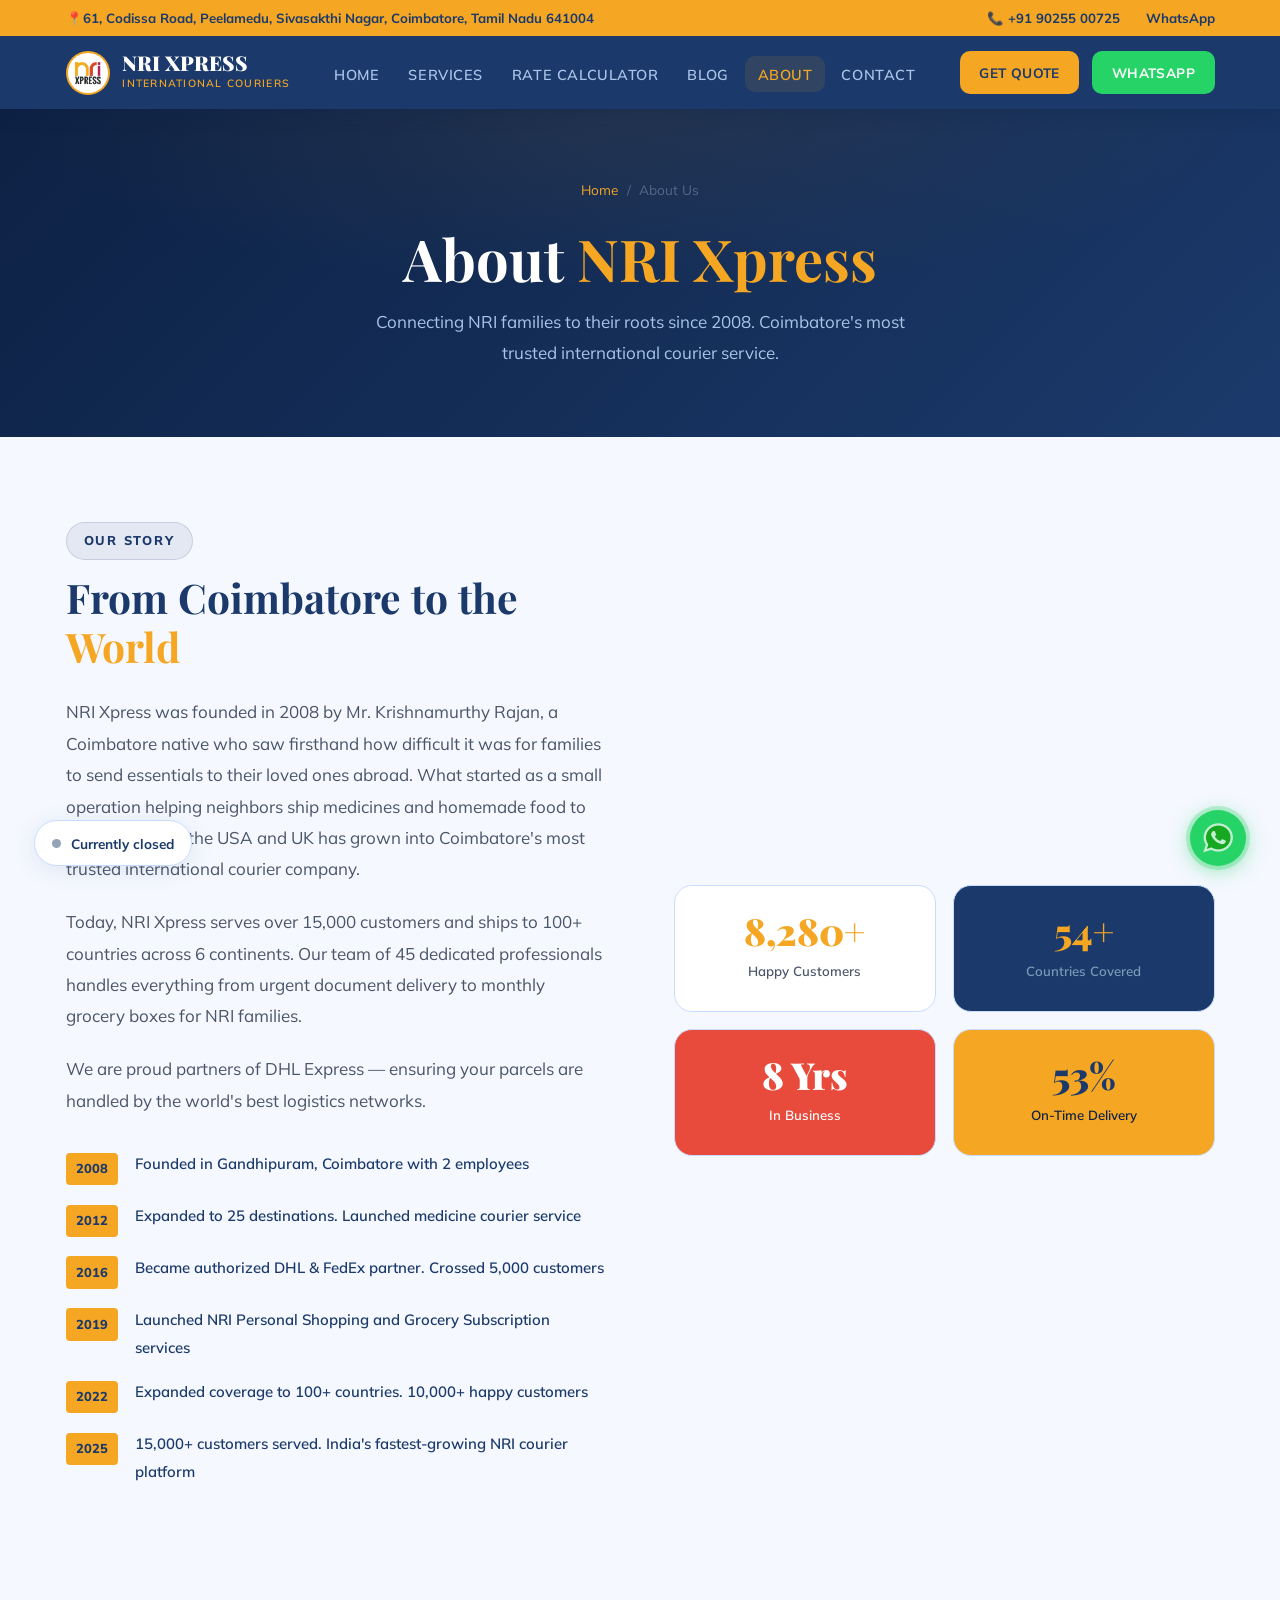
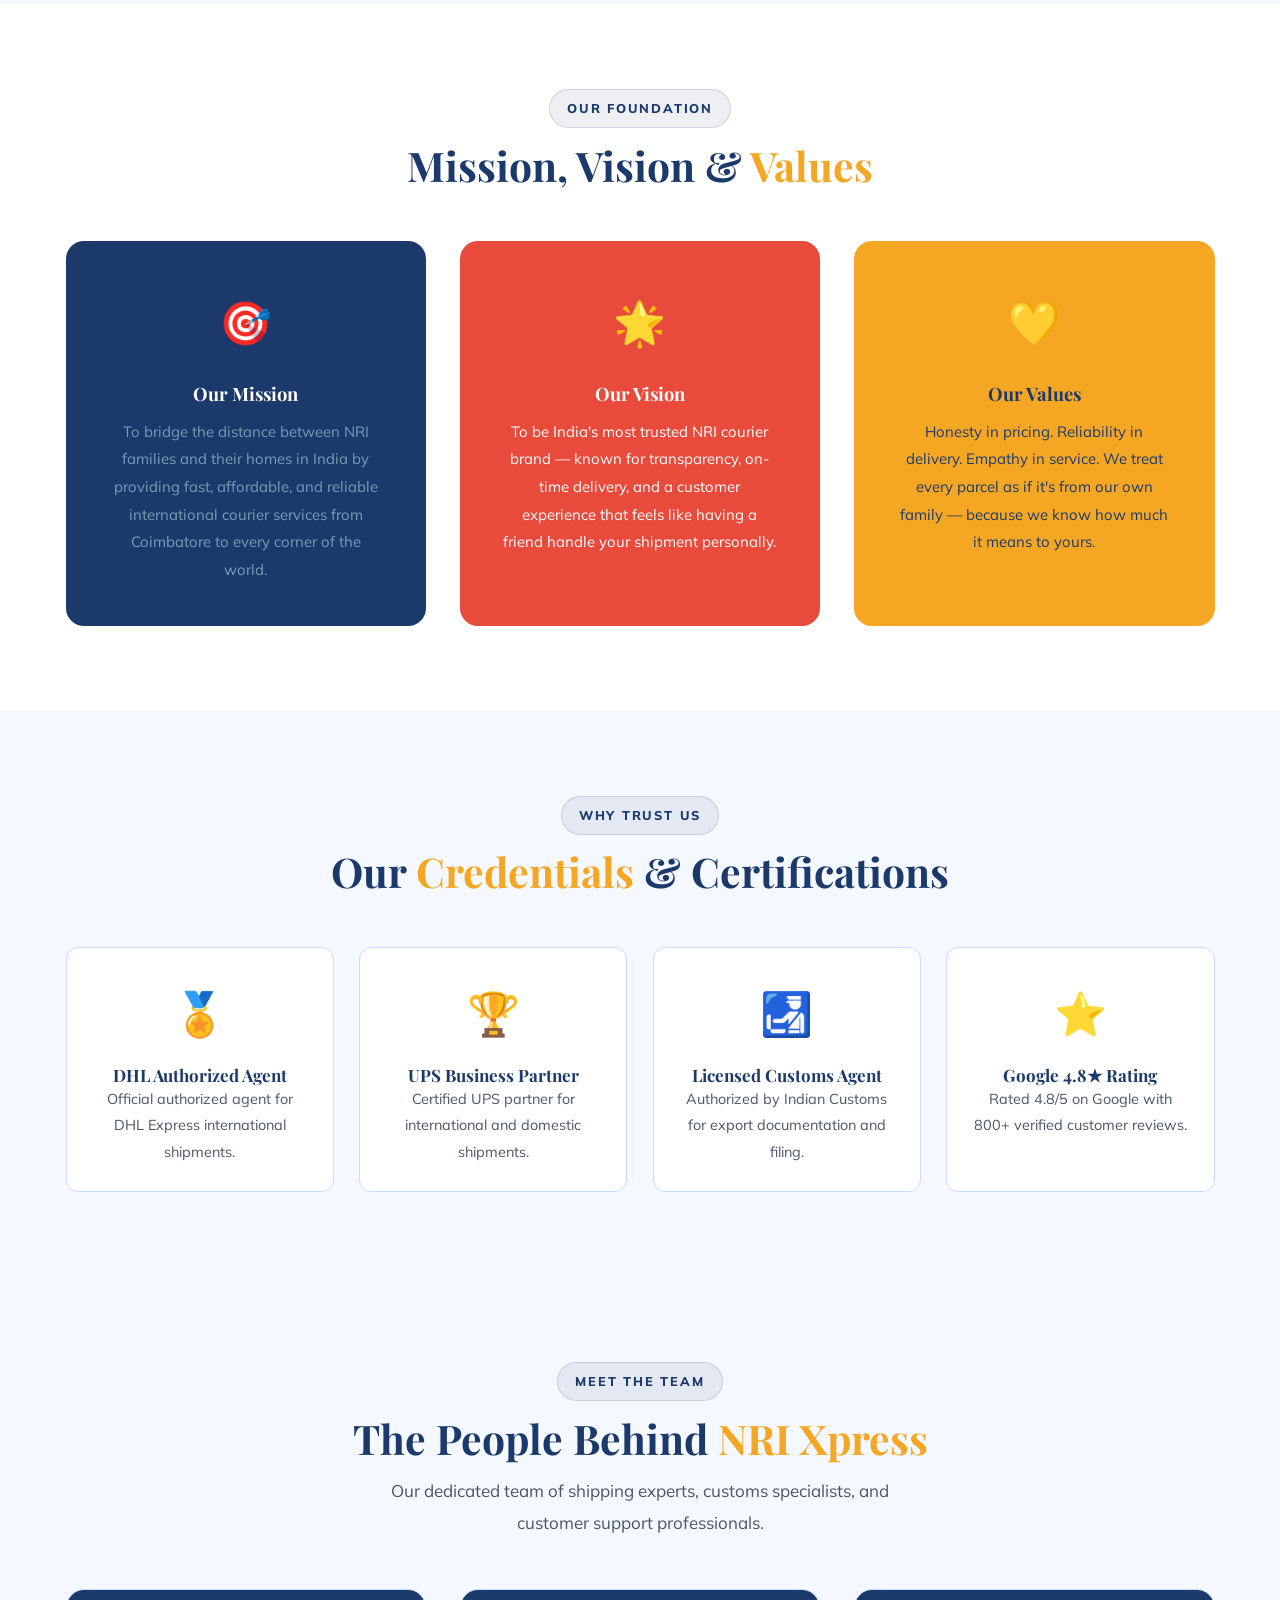
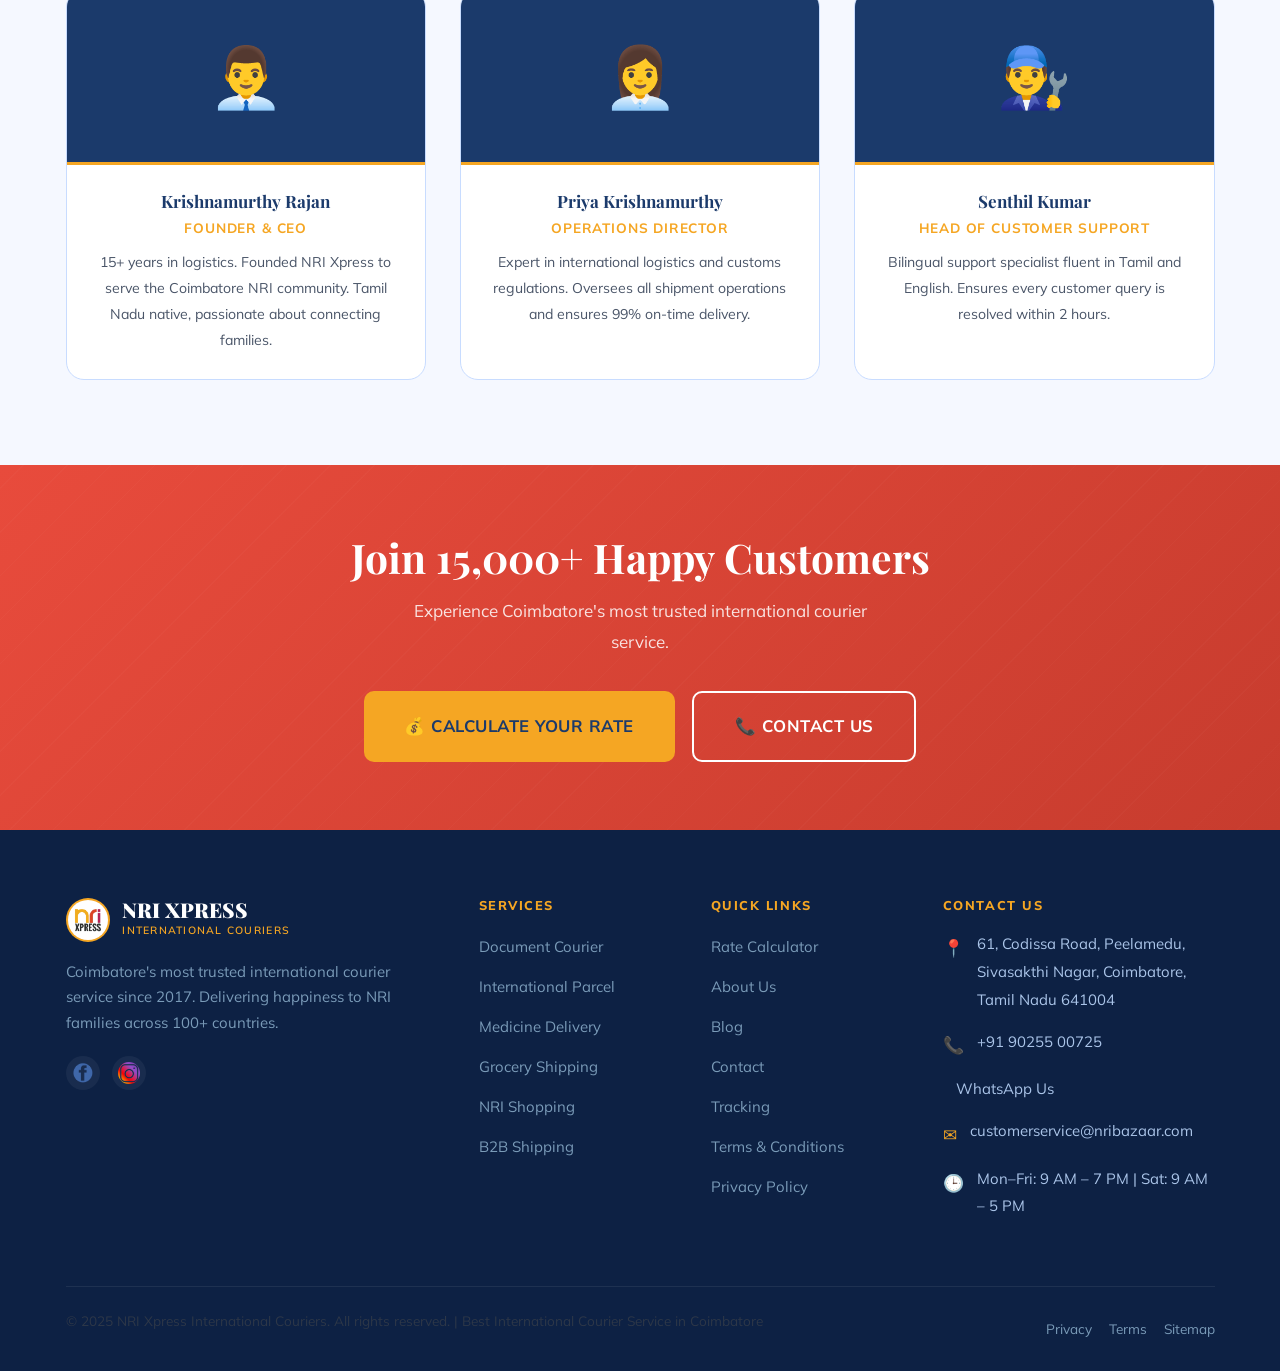
<file: about.html>
<!DOCTYPE html>
<html lang="en">

<head>
    <meta charset="UTF-8" />
    <meta name="viewport" content="width=device-width, initial-scale=1.0" />
    <title>Courier from Coimbatore to Australia</title>
    <meta name="description"
        content="Discover NRI personal shopping service India with trusted sourcing, secure packaging, worldwide delivery and dedicated support for overseas customers.">
    <meta property="og:title" content="Courier from Coimbatore to Australia">
    <meta property="og:description"
        content="Discover NRI personal shopping service India with trusted sourcing, secure packaging, worldwide delivery and dedicated support for overseas customers.">
    <meta property="og:url" content="https://www.nrixpress.com/about.html">
    <meta name="geo.region" content="IN-TN">
    <meta name="geo.placename" content="Coimbatore">
    <meta name="geo.position" content="11.0168;76.9558">
    <meta name="keywords"
        content="food courier from Coimbatore to abroad, NRI personal shopping service India">
    <meta property="og:type" content="website">
    <meta property="og:locale" content="en_IN">
    <meta property="og:site_name" content="NRI Xpress">
    <meta property="og:image" content="https://www.nrixpress.com/images/nri-xpress-logo.png">
    <meta property="og:image:width" content="1200">
    <meta property="og:image:height" content="630">
    <link rel="canonical" href="https://www.nrixpress.com/about">
    <link rel="stylesheet" href="style.css">
    <link rel="icon"
        href="data:image/svg+xml,<svg xmlns='http://www.w3.org/2000/svg' viewBox='0 0 100 100'><text y='.9em' font-size='90'>✈️</text></svg>">
    <link rel="preconnect" href="https://fonts.googleapis.com">
    <link rel="preconnect" href="https://fonts.gstatic.com" crossorigin>
    <link
        href="https://fonts.googleapis.com/css2?family=Playfair+Display:wght@700;900&family=Mulish:wght@300;400;500;600;700;800&display=swap"
        rel="stylesheet">
    <!-- Google tag (gtag.js) -->
    <script async src="https://www.googletagmanager.com/gtag/js?id=G-X2YH6VDK1D"></script>
    <script>
        window.dataLayer = window.dataLayer || [];
        function gtag() { dataLayer.push(arguments); }
        gtag('js', new Date());

        gtag('config', 'G-X2YH6VDK1D'); 
    </script>
</head>

<body>

    <header id="site-header">
        <div class="header-top">
            <div class="container">
                <span>📍61, Codissa Road, Peelamedu, Sivasakthi Nagar, Coimbatore, Tamil Nadu 641004</span>
                <div class="header-top-links"><a href="tel:+919025500725">📞 +91 90255 00725</a><a
                        href="https://wa.me/919025500725" target="_blank"> WhatsApp</a></div>
            </div>
        </div>
        <div class="container">
            <nav class="nav-wrapper">
                <a href="index.html" class="logo">
                    <div class="logo-icon"><img src="logo.png" alt="NRI Xpress international courier service in Coimbatore" loading="lazy"></div>
                    <div class="logo-text">
                        <div class="logo-name">NRI XPRESS</div>
                        <div class="logo-sub">International Couriers</div>
                    </div>
                </a>
                <ul class="nav-links">
                    <li><a href="index.html">Home</a></li>
                    <li><a href="services.html">Services</a></li>
                    <li><a href="calculator.html">Rate Calculator</a></li>
                    <li><a href="blog.html">Blog</a></li>
                    <li><a href="about.html" class="active">About</a></li>
                    <li><a href="contact.html">Contact</a></li>
                </ul>
                <div class="nav-cta"><a href="calculator.html" class="btn btn-gold btn-sm">Get Quote</a><a
                        href="https://wa.me/919025500725" class="btn btn-whatsapp btn-sm" target="_blank">
                        WhatsApp</a></div>
                <button class="hamburger"
                    aria-label="Toggle navigation"><span></span><span></span><span></span></button>
            </nav>
        </div>
        <nav class="mobile-nav">
            <a href="index.html">🏠 Home</a><a href="services.html">📦 Services</a><a href="calculator.html">💰 Rate
                Calculator</a><a href="blog.html">📝 Blog</a><a href="about.html">🏢 About</a><a href="contact.html">📞
                Contact</a>
            <div class="mobile-cta"><a href="calculator.html" class="btn btn-primary btn-sm">Get Quote</a></div>
        </nav>
    </header>

    <main>
        <section class="page-hero">
            <div class="container">
                <nav class="breadcrumb"><a href="index.html">Home</a><span>/</span><span>About Us</span></nav>
                <h1>About <span class="text-gold">NRI Xpress</span></h1>
                <p>Connecting NRI families to their roots since 2008. Coimbatore's most trusted international courier
                    service.</p>
            </div>
        </section>

        <!-- Our Story -->
        <section class="about-story">
            <div class="container">
                <div class="about-grid">
                    <div class="about-content">
                        <div class="section-tag">Our Story</div>
                        <h2>From Coimbatore to the <span class="text-gold">World</span></h2>
                        <p>NRI Xpress was founded in 2008 by Mr. Krishnamurthy Rajan, a Coimbatore native who saw
                            firsthand how difficult it was for families to send essentials to their loved ones abroad.
                            What started as a small operation helping neighbors ship medicines and homemade food to
                            their children in the USA and UK has grown into Coimbatore's most trusted international
                            courier company.</p>
                        <p>Today, NRI Xpress serves over 15,000 customers and ships to 100+ countries across 6
                            continents. Our team of 45 dedicated professionals handles everything from urgent document
                            delivery to monthly grocery boxes for NRI families.</p>
                        <p>We are proud partners of DHL Express — ensuring your
                            parcels are handled by the world's best logistics networks.</p>

                        <div class="milestone-list">
                            <div class="milestone"><span class="milestone-year">2008</span><span
                                    class="milestone-text">Founded in Gandhipuram, Coimbatore with 2 employees</span>
                            </div>
                            <div class="milestone"><span class="milestone-year">2012</span><span
                                    class="milestone-text">Expanded to 25 destinations. Launched medicine courier
                                    service</span></div>
                            <div class="milestone"><span class="milestone-year">2016</span><span
                                    class="milestone-text">Became authorized DHL &amp; FedEx partner. Crossed 5,000
                                    customers</span></div>
                            <div class="milestone"><span class="milestone-year">2019</span><span
                                    class="milestone-text">Launched NRI Personal Shopping and Grocery Subscription
                                    services</span></div>
                            <div class="milestone"><span class="milestone-year">2022</span><span
                                    class="milestone-text">Expanded coverage to 100+ countries. 10,000+ happy
                                    customers</span></div>
                            <div class="milestone"><span class="milestone-year">2025</span><span
                                    class="milestone-text">15,000+ customers served. India's fastest-growing NRI courier
                                    platform</span></div>
                        </div>
                    </div>
                    <div class="about-visual">
                        <div class="stat-box">
                            <span class="number" data-target="15000" data-suffix="+">15,000+</span>
                            <span class="label">Happy Customers</span>
                        </div>
                        <div class="stat-box">
                            <span class="number" data-target="100" data-suffix="+">100+</span>
                            <span class="label">Countries Covered</span>
                        </div>
                        <div class="stat-box">
                            <span class="number" data-target="16" data-suffix=" Yrs">16 Yrs</span>
                            <span class="label">In Business</span>
                        </div>
                        <div class="stat-box" style="background:var(--gold);">
                            <span class="number" style="color:var(--dark);" data-target="99" data-suffix="%">99%</span>
                            <span class="label" style="color:var(--dark-alt);">On-Time Delivery</span>
                        </div>
                    </div>
                </div>
            </div>
        </section>

        <!-- Mission Vision Values -->
        <section class="mv-section">
            <div class="container">
                <div class="section-header">
                    <div class="section-tag">Our Foundation</div>
                    <h2>Mission, Vision &amp; <span class="text-gold">Values</span></h2>
                </div>
                <div class="mv-grid">
                    <div class="mv-card">
                        <div class="mv-icon">🎯</div>
                        <h3>Our Mission</h3>
                        <p>To bridge the distance between NRI families and their homes in India by providing fast,
                            affordable, and reliable international courier services from Coimbatore to every corner of
                            the world.</p>
                    </div>
                    <div class="mv-card">
                        <div class="mv-icon">🌟</div>
                        <h3>Our Vision</h3>
                        <p>To be India's most trusted NRI courier brand — known for transparency, on-time delivery, and
                            a customer experience that feels like having a friend handle your shipment personally.</p>
                    </div>
                    <div class="mv-card">
                        <div class="mv-icon">💛</div>
                        <h3>Our Values</h3>
                        <p>Honesty in pricing. Reliability in delivery. Empathy in service. We treat every parcel as if
                            it's from our own family — because we know how much it means to yours.</p>
                    </div>
                </div>
            </div>
        </section>

        <!-- Trust Signals -->
        <section style="padding:5rem 0;background:var(--bg);">
            <div class="container">
                <div class="section-header">
                    <div class="section-tag">Why Trust Us</div>
                    <h2>Our <span class="text-gold">Credentials</span> &amp; Certifications</h2>
                </div>
                <div class="grid-4">
                    <div
                        style="background:var(--white);border-radius:12px;padding:1.5rem;text-align:center;border:1px solid var(--border);">
                        <div style="font-size:2.5rem;margin-bottom:0.75rem;">🏅</div>
                        <h4>DHL Authorized Agent</h4>
                        <p style="font-size:0.85rem;color:var(--text-muted);margin:0;">Official authorized agent for DHL
                            Express international shipments.</p>
                    </div>
                    <div
                        style="background:var(--white);border-radius:12px;padding:1.5rem;text-align:center;border:1px solid var(--border);">
                        <div style="font-size:2.5rem;margin-bottom:0.75rem;">🏆</div>
                        <h4>UPS Business Partner</h4>
                        <p style="font-size:0.85rem;color:var(--text-muted);margin:0;">Certified UPS partner for
                            international and domestic shipments.</p>
                    </div>
                    <div
                        style="background:var(--white);border-radius:12px;padding:1.5rem;text-align:center;border:1px solid var(--border);">
                        <div style="font-size:2.5rem;margin-bottom:0.75rem;">🛃</div>
                        <h4>Licensed Customs Agent</h4>
                        <p style="font-size:0.85rem;color:var(--text-muted);margin:0;">Authorized by Indian Customs for
                            export documentation and filing.</p>
                    </div>
                    <div
                        style="background:var(--white);border-radius:12px;padding:1.5rem;text-align:center;border:1px solid var(--border);">
                        <div style="font-size:2.5rem;margin-bottom:0.75rem;">⭐</div>
                        <h4>Google 4.8★ Rating</h4>
                        <p style="font-size:0.85rem;color:var(--text-muted);margin:0;">Rated 4.8/5 on Google with 800+
                            verified customer reviews.</p>
                    </div>
                </div>
            </div>
        </section>

        <!-- Team -->
        <section class="team-section">
            <div class="container">
                <div class="section-header">
                    <div class="section-tag">Meet the Team</div>
                    <h2>The People Behind <span class="text-gold">NRI Xpress</span></h2>
                    <p>Our dedicated team of shipping experts, customs specialists, and customer support professionals.
                    </p>
                </div>
                <div class="team-grid">
                    <div class="team-card">
                        <div class="team-avatar">👨‍💼</div>
                        <div class="team-info">
                            <h4>Krishnamurthy Rajan</h4>
                            <div class="role">Founder &amp; CEO</div>
                            <p>15+ years in logistics. Founded NRI Xpress to serve the Coimbatore NRI community. Tamil
                                Nadu native, passionate about connecting families.</p>
                        </div>
                    </div>
                    <div class="team-card">
                        <div class="team-avatar">👩‍💼</div>
                        <div class="team-info">
                            <h4>Priya Krishnamurthy</h4>
                            <div class="role">Operations Director</div>
                            <p>Expert in international logistics and customs regulations. Oversees all shipment
                                operations and ensures 99% on-time delivery.</p>
                        </div>
                    </div>
                    <div class="team-card">
                        <div class="team-avatar">👨‍🔧</div>
                        <div class="team-info">
                            <h4>Senthil Kumar</h4>
                            <div class="role">Head of Customer Support</div>
                            <p>Bilingual support specialist fluent in Tamil and English. Ensures every customer query is
                                resolved within 2 hours.</p>
                        </div>
                    </div>
                </div>
            </div>
        </section>

        <section class="cta-banner">
            <div class="container">
                <h2>Join 15,000+ Happy Customers</h2>
                <p>Experience Coimbatore's most trusted international courier service.</p>
                <div class="cta-btns">
                    <a href="calculator.html" class="btn btn-gold btn-lg">💰 Calculate Your Rate</a>
                    <a href="contact.html" class="btn btn-outline btn-lg">📞 Contact Us</a>
                </div>
            </div>
        </section>
    </main>

    <!-- ===== FOOTER ===== -->
    <footer id="site-footer" aria-label="Site footer">
        <div class="container">
            <div class="footer-grid">
                <div class="footer-brand">
                    <a href="index.html" class="logo">
                        <div class="logo-icon"><img src="logo.png" alt="NRI Xpress international courier service in Coimbatore" loading="lazy"></div>
                        <div class="logo-text">
                            <div class="logo-name">NRI XPRESS</div>
                            <div class="logo-sub">International Couriers</div>
                        </div>
                    </a>
                    <p style="margin-top:1rem;">Coimbatore's most trusted international courier service since 2017.
                        Delivering happiness to NRI families across 100+ countries.</p>
                    <div class="social-links" style="margin-top:1.25rem;">
                        <a href="https://www.facebook.com/nrixpress" aria-label="Facebook"><img src="facebook.png"
                                alt="facebook" loading="lazy"></a>
                        <a href="https://www.instagram.com/nri.xpress/" aria-label="Instagram"><img src="instagram.png"
                                alt="instagram" loading="lazy"></a>
                    </div>
                </div>
                <div class="footer-col">
                    <h4>Services</h4>
                    <ul>
                        <li><a href="services.html#documents">Document Courier</a></li>
                        <li><a href="services.html#parcels">International Parcel</a></li>
                        <li><a href="services.html#medicine">Medicine Delivery</a></li>
                        <li><a href="services.html#grocery">Grocery Shipping</a></li>
                        <li><a href="services.html#shopping">NRI Shopping</a></li>
                        <li><a href="services.html#b2b">B2B Shipping</a></li>
                    </ul>
                </div>
                <div class="footer-col">
                    <h4>Quick Links</h4>
                    <ul>
                        <li><a href="calculator.html">Rate Calculator</a></li>
                        <li><a href="about.html">About Us</a></li>
                        <li><a href="blog.html">Blog</a></li>
                        <li><a href="contact.html">Contact</a></li>
                        <li><a href="#">Tracking</a></li>
                        <li><a href="#">Terms &amp; Conditions</a></li>
                        <li><a href="#">Privacy Policy</a></li>
                    </ul>
                </div>
                <div class="footer-col">
                    <h4>Contact Us</h4>
                    <div class="footer-contact-item">
                        <span class="icon">📍</span>
                        <span>61, Codissa Road, Peelamedu, Sivasakthi Nagar, Coimbatore, Tamil Nadu 641004</span>
                    </div>
                    <div class="footer-contact-item">
                        <span class="icon">📞</span>
                        <a href="tel:+919025500725">+91 90255 00725</a>
                    </div>
                    <div class="footer-contact-item">
                        <span class="icon"></span>
                        <a href="https://wa.me/919025500725" target="_blank">WhatsApp Us</a>
                    </div>
                    <div class="footer-contact-item">
                        <span class="icon">✉</span>
                        <a href="mailto:customerservice@nribazaar.com">customerservice@nribazaar.com</a>
                    </div>
                    <div class="footer-contact-item">
                        <span class="icon">🕒</span>
                        <span>Mon–Fri: 9 AM – 7 PM | Sat: 9 AM – 5 PM</span>
                    </div>
                </div>
            </div>
            <div class="footer-bottom">
                <p>© 2025 NRI Xpress International Couriers. All rights reserved. | Best International Courier Service
                    in Coimbatore</p>
                <div class="footer-bottom-links" style="display:flex; gap:1rem;">
                    <a href="#">Privacy</a>
                    <a href="#">Terms</a>
                    <a href="#">Sitemap</a>
                </div>
            </div>
        </div>
    </footer>

    <!-- Floating WhatsApp -->
    <a href="https://wa.me/919025500725?text=Hello%20NRI%20Xpress!%20I%20need%20courier%20assistance."
        class="whatsapp-float" target="_blank" rel="noopener" aria-label="Chat on WhatsApp"><img src="whatsapp.png"
            alt="whatsapp" loading="lazy"></a>

    <!-- Scroll to Top -->
    <button class="scroll-top" aria-label="Scroll to top">↑</button>

    <script src="script.js"></script>
    <!-- Live status pill -->
    <div class="live-status">
        <span class="status-dot open"></span>
        <span class="status-text">We're open now</span>
    </div>

</body>

</html>
</file>
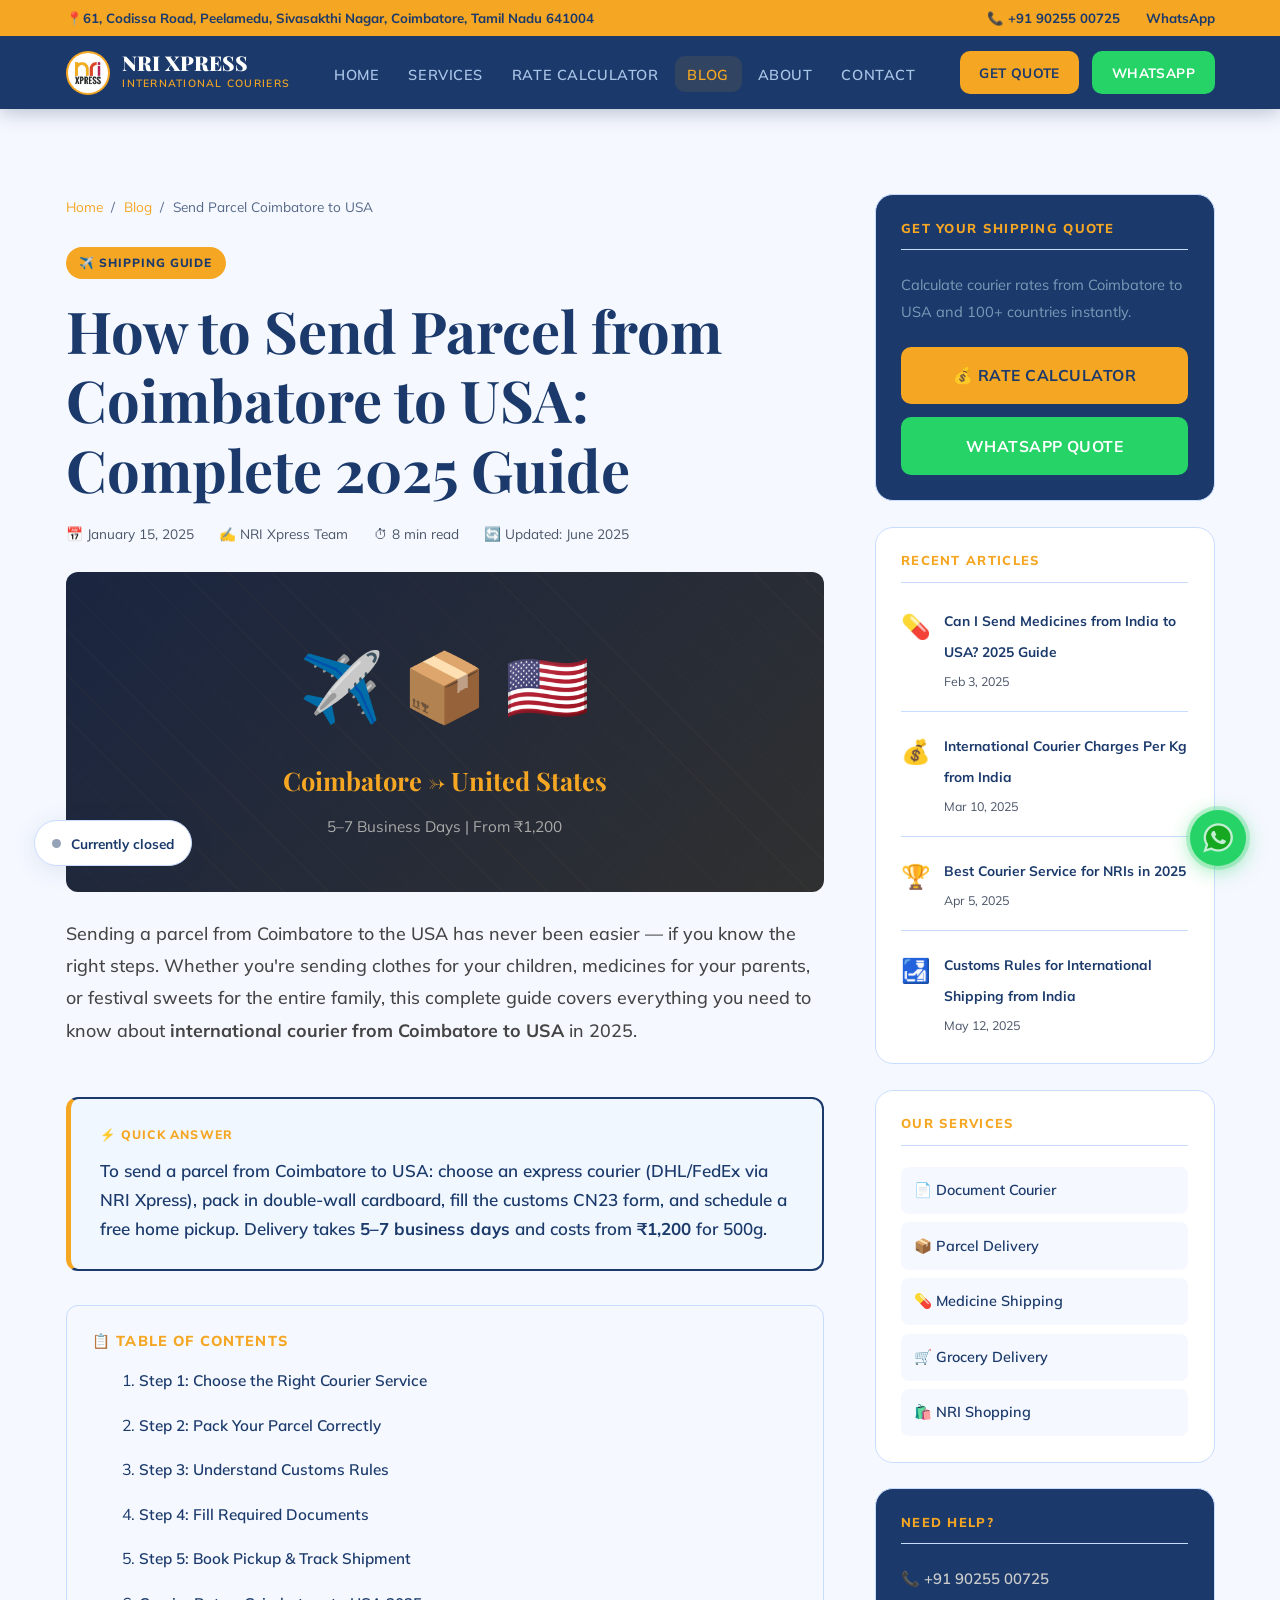
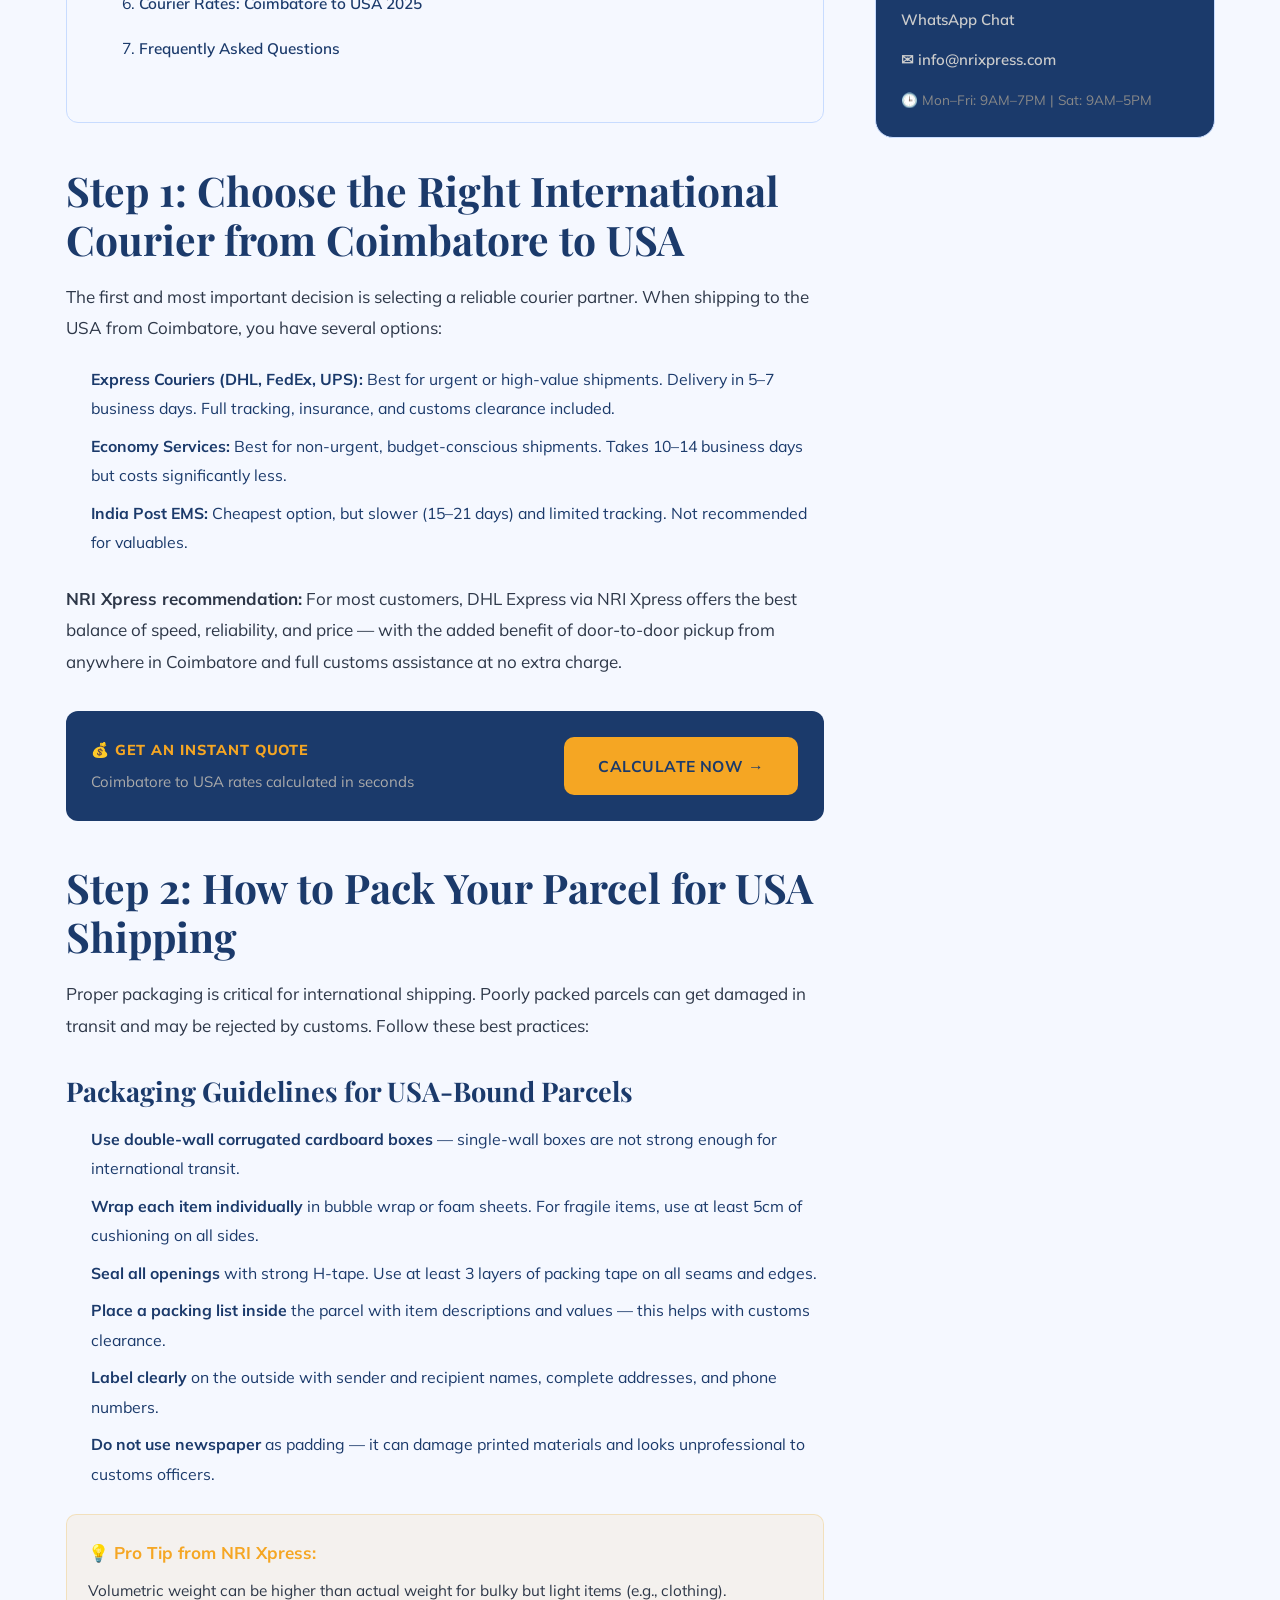
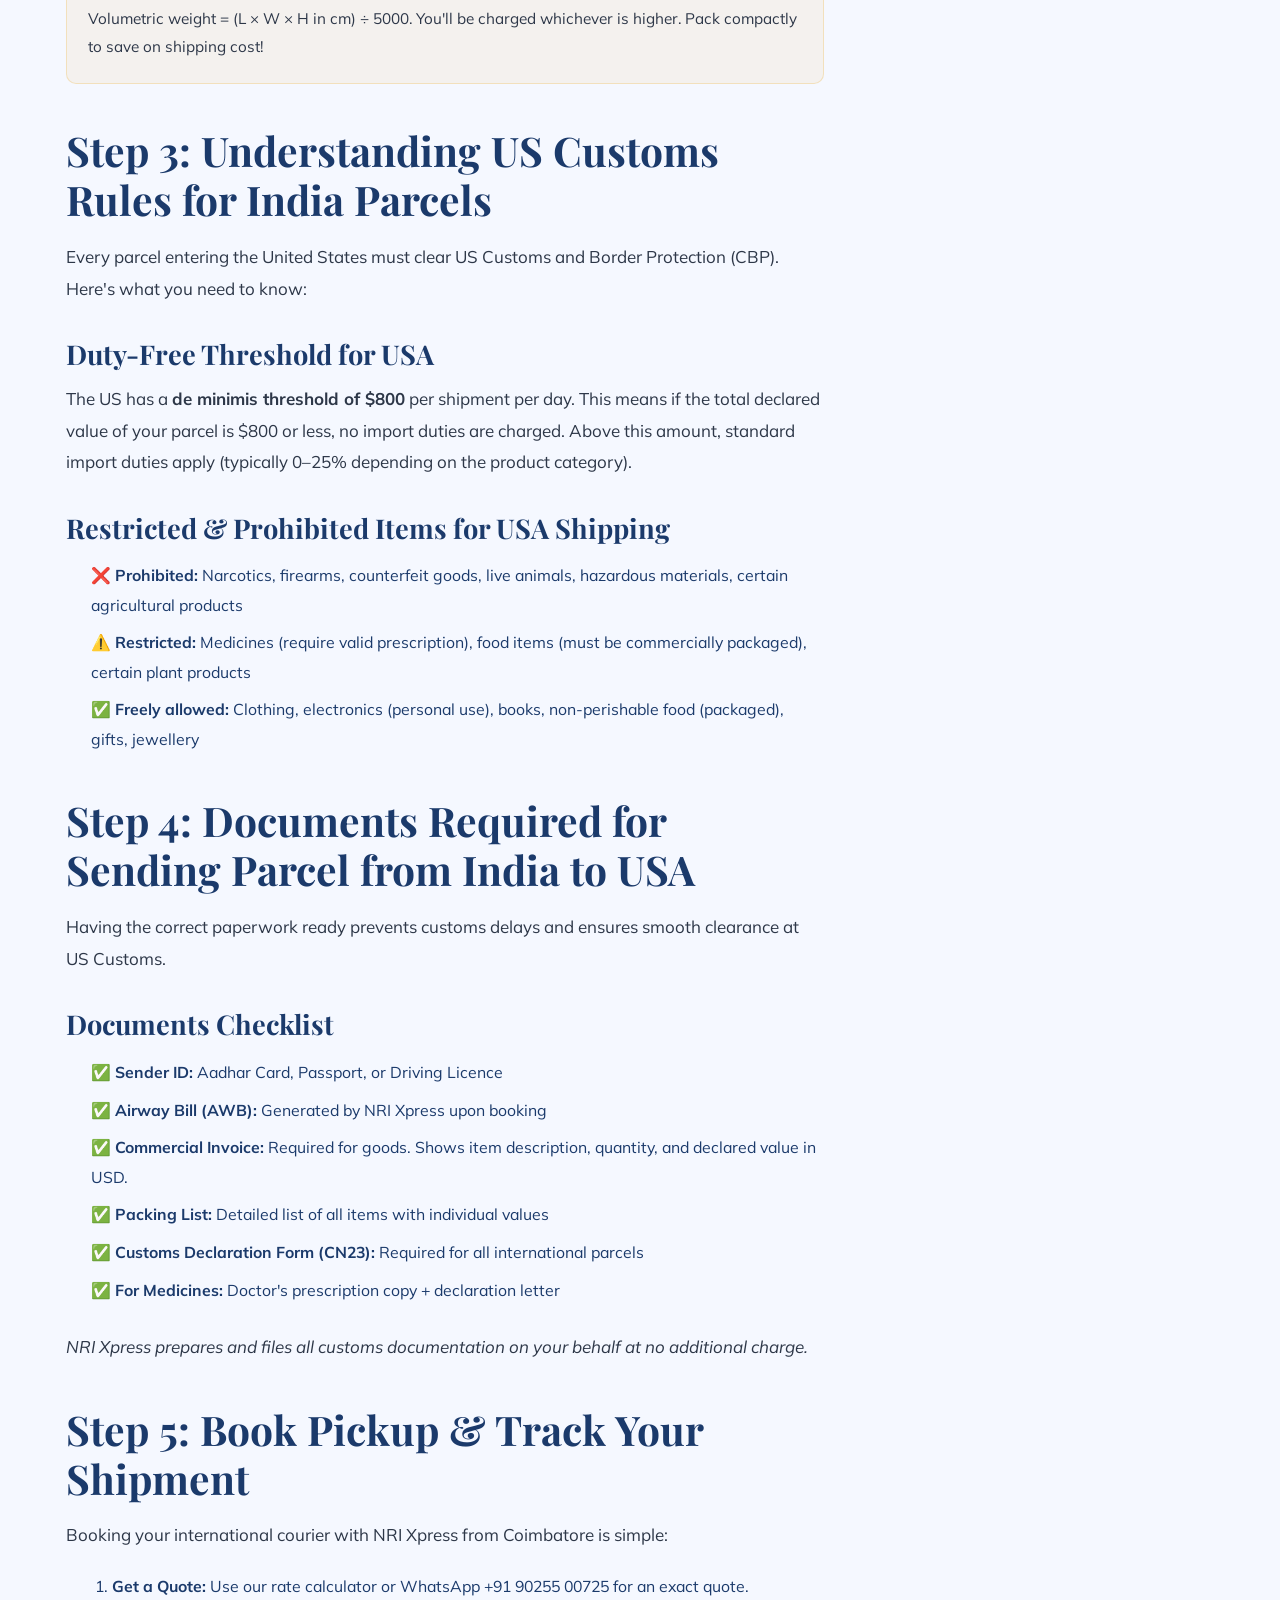
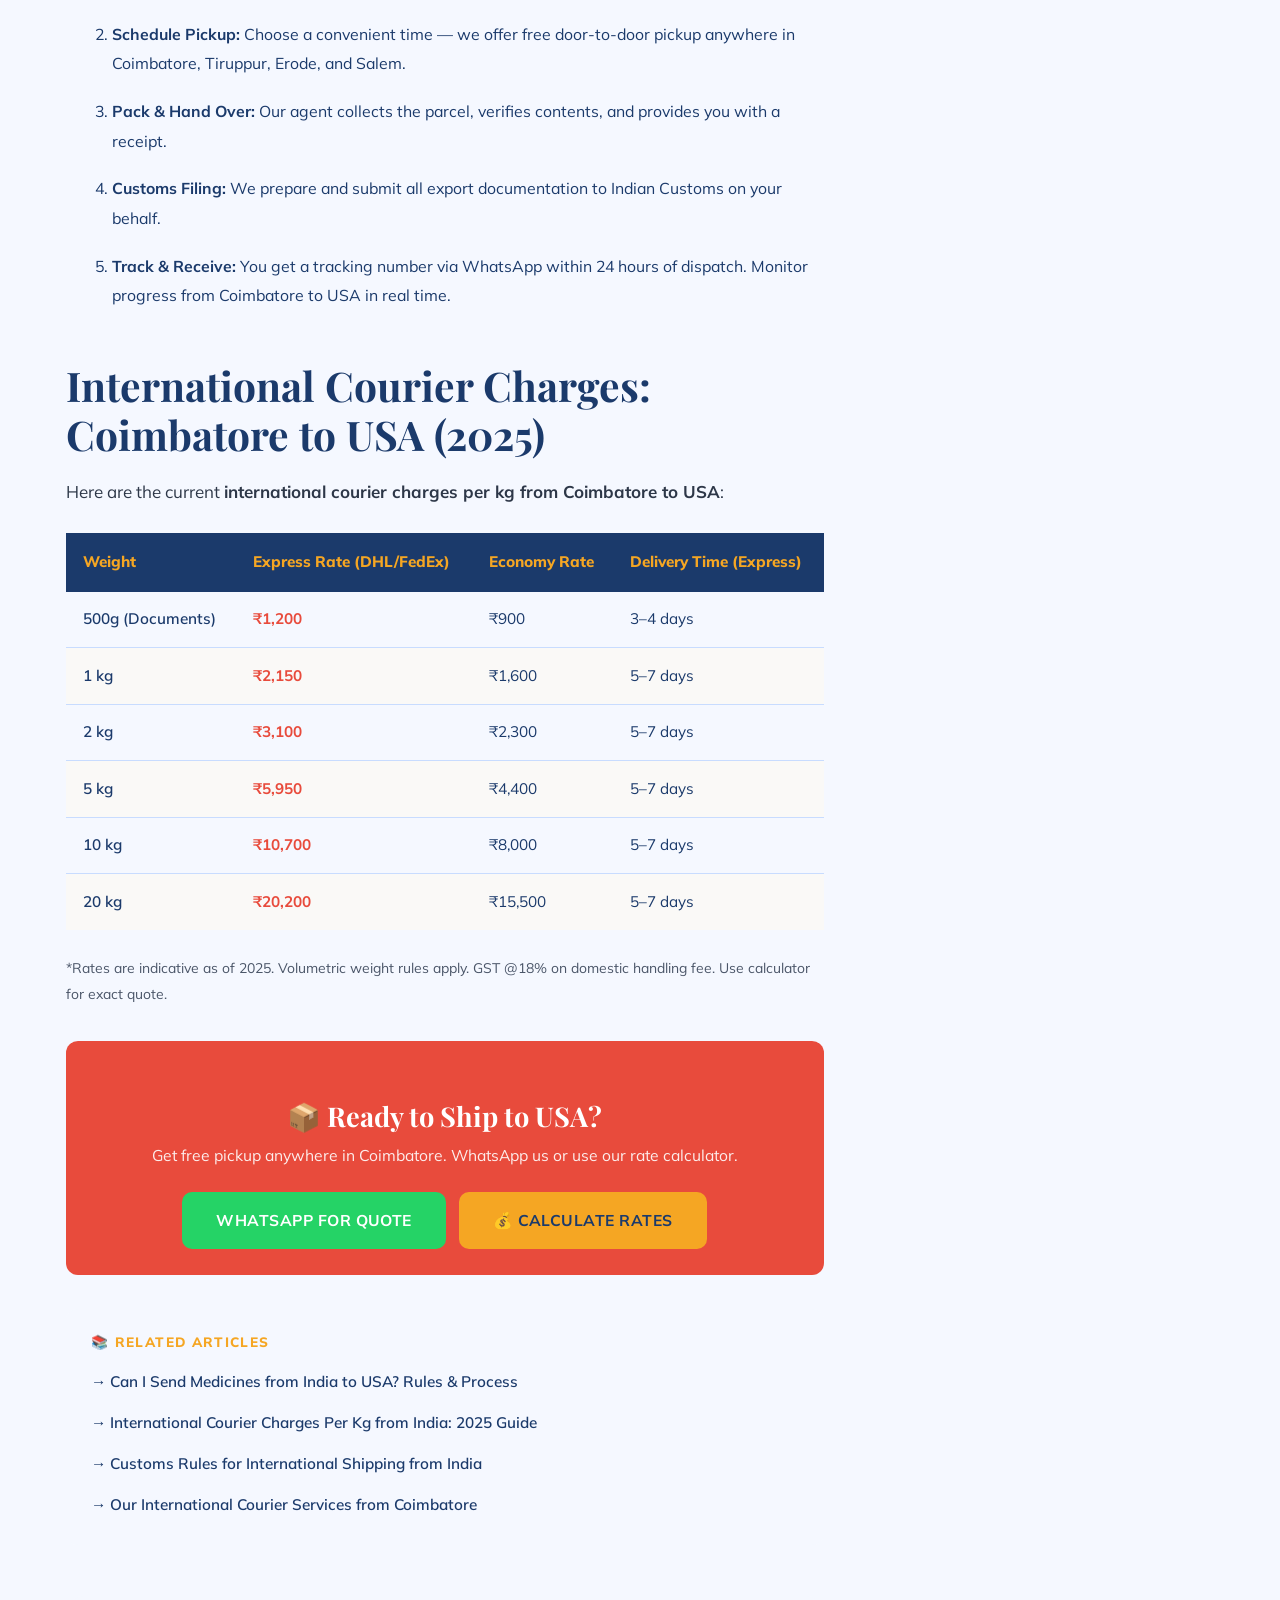
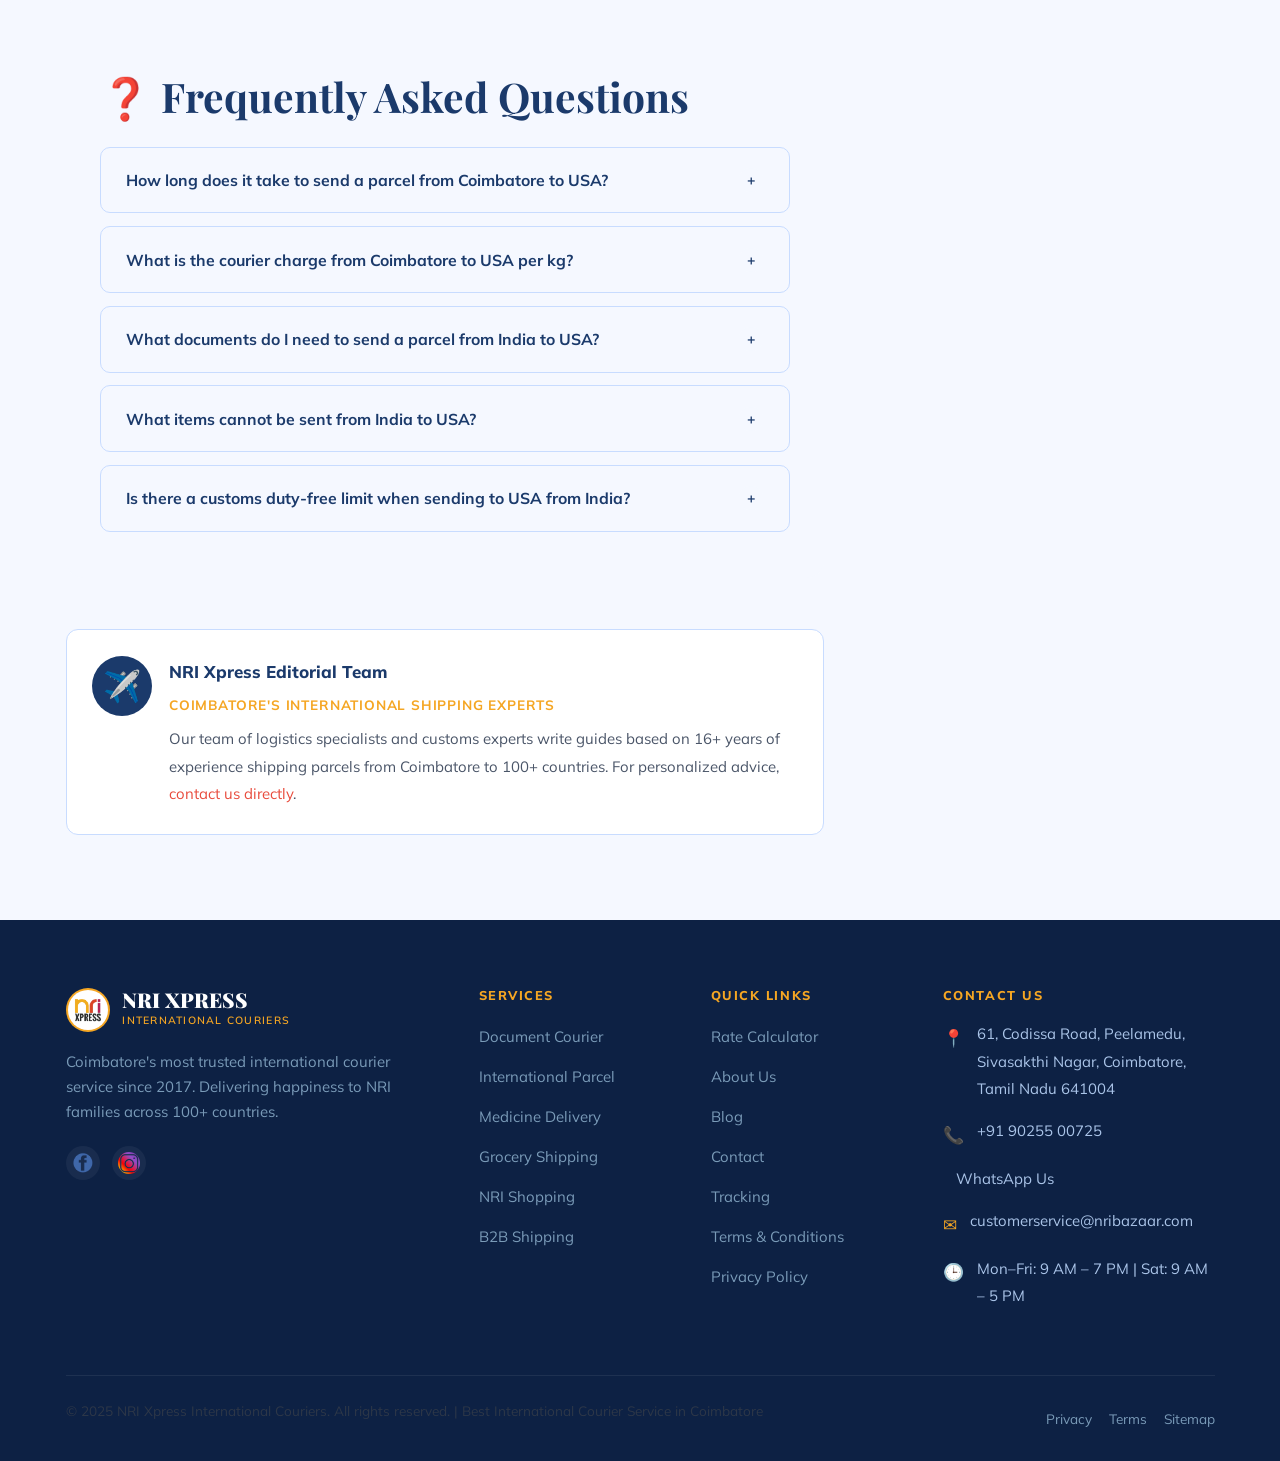
<file: blog-post.html>
<!DOCTYPE html>
<html lang="en">

<head>
  <meta charset="UTF-8" />
  <meta name="viewport" content="width=device-width, initial-scale=1.0" />
  <title>How to Send Parcel from Coimbatore to USA – Complete 2025 Guide | NRI Xpress</title>
  <meta name="description"
    content="Step-by-step guide on how to send a parcel from Coimbatore to USA in 2025. Shipping rates, customs rules, packaging tips, and fastest courier options explained.">
  <meta name="keywords"
    content="how to send parcel from coimbatore to usa, courier from coimbatore to usa, international courier coimbatore usa, send parcel india to america 2025">
  <meta name="author" content="NRI Xpress International Couriers">
  <meta name="geo.region" content="IN-TN">
  <meta name="geo.placename" content="Coimbatore">
  <meta name="geo.position" content="11.0168;76.9558">
  <meta property="og:type" content="article">
  <meta property="og:locale" content="en_IN">
  <meta property="og:site_name" content="NRI Xpress">
  <meta property="og:image" content="https://www.nrixpress.com/images/nri-xpress-logo.png">
  <meta property="og:image:width" content="1200">
  <meta property="og:image:height" content="630">
  <link rel="canonical" href="https://www.nrixpress.com/blog-post">

  <!-- Google tag (gtag.js) -->
  <script async src="https://www.googletagmanager.com/gtag/js?id=G-X2YH6VDK1D"></script>
  <script>
    window.dataLayer = window.dataLayer || [];
    function gtag() { dataLayer.push(arguments); }
    gtag('js', new Date());

    gtag('config', 'G-X2YH6VDK1D');
  </script>

  <!-- Open Graph -->
  <meta property="og:type" content="article">
  <meta property="og:title" content="How to Send Parcel from Coimbatore to USA – Complete 2025 Guide">
  <meta property="og:description"
    content="Step-by-step guide on shipping parcels from Coimbatore to USA. Rates, customs, packaging tips.">
  <meta property="og:url" content="https://www.nrixpress.com/blog-post.html">
  <meta property="og:site_name" content="NRI Xpress International Couriers">
  <meta property="article:published_time" content="2025-01-15">
  <meta property="article:author" content="NRI Xpress Team">

  <!-- Schema: Article -->
  <script type="application/ld+json">
  {
    "@context": "https://schema.org",
    "@type": "Article",
    "headline": "How to Send Parcel from Coimbatore to USA: Complete 2025 Guide",
    "description": "Step-by-step guide on how to send a parcel from Coimbatore to USA. Covers shipping rates, customs documentation, packaging, and delivery timelines.",
    "author": { "@type": "Organization", "name": "NRI Xpress International Couriers" },
    "publisher": {
      "@type": "Organization",
      "name": "NRI Xpress International Couriers",
      "logo": { "@type": "ImageObject", "url": "https://www.nrixpress.com/assets/logo.png" }
    },
    "datePublished": "2025-01-15",
    "dateModified": "2025-06-01",
    "mainEntityOfPage": { "@type": "WebPage", "@id": "https://www.nrixpress.com/blog-post.html" }
  }
  </script>

  <!-- Schema: FAQ (AEO) -->
  <script type="application/ld+json">
  {
    "@context": "https://schema.org",
    "@type": "FAQPage",
    "mainEntity": [
      {
        "@type": "Question",
        "name": "How long does it take to send a parcel from Coimbatore to USA?",
        "acceptedAnswer": { "@type": "Answer", "text": "Express courier from Coimbatore to USA takes 5–7 business days via DHL or FedEx. Economy shipping takes 10–14 business days. Document-only shipments can arrive in 3–4 business days via express." }
      },
      {
        "@type": "Question",
        "name": "What is the courier charge from Coimbatore to USA per kg?",
        "acceptedAnswer": { "@type": "Answer", "text": "International courier charges from Coimbatore to USA start from ₹950 per kg for express services. The minimum chargeable weight is 500g (base price ₹1,200). Economy options start lower. Use our rate calculator for an exact quote." }
      },
      {
        "@type": "Question",
        "name": "What documents are needed to send a parcel from India to USA?",
        "acceptedAnswer": { "@type": "Answer", "text": "You need: a valid government ID, complete sender and recipient addresses, a commercial invoice (for goods), a packing list with item values, and a customs declaration form (CN22/CN23). NRI Xpress helps you fill all required forms." }
      },
      {
        "@type": "Question",
        "name": "What items cannot be sent from India to USA?",
        "acceptedAnswer": { "@type": "Answer", "text": "Prohibited items include: narcotics, firearms, counterfeit goods, fresh produce, live animals, hazardous chemicals, and certain plant products. Restricted items like medicines require prescriptions and value limits. Our team advises on item-specific rules." }
      },
      {
        "@type": "Question",
        "name": "Is there a customs duty-free limit for parcels sent to USA from India?",
        "acceptedAnswer": { "@type": "Answer", "text": "US Customs allows duty-free imports of goods valued up to $800 per shipment (de minimis threshold). Above this, import duties may apply. For personal gifts, the duty-free threshold is $100 per recipient per day." }
      }
    ]
  }
  </script>

  <link rel="preconnect" href="https://fonts.googleapis.com">
  <link rel="preconnect" href="https://fonts.gstatic.com" crossorigin>
  <link
    href="https://fonts.googleapis.com/css2?family=Playfair+Display:wght@700;900&family=Mulish:wght@300;400;500;600;700;800&display=swap"
    rel="stylesheet">


  <link rel="stylesheet" href="style.css">
  <link rel="icon"
    href="data:image/svg+xml,<svg xmlns='http://www.w3.org/2000/svg' viewBox='0 0 100 100'><text y='.9em' font-size='90'>✈️</text></svg>">
</head>

<body>

  <header id="site-header">
    <div class="header-top">
      <div class="container">
        <span>📍61, Codissa Road, Peelamedu, Sivasakthi Nagar, Coimbatore, Tamil Nadu 641004</span>
        <div class="header-top-links"><a href="tel:+919025500725">📞 +91 90255 00725</a><a
            href="https://wa.me/919025500725" target="_blank"> WhatsApp</a></div>
      </div>
    </div>
    <div class="container">
      <nav class="nav-wrapper">
        <a href="index.html" class="logo">
          <div class="logo-icon"><img src="logo.png" alt="NRI Xpress international courier service in Coimbatore" loading="lazy"></div>
          <div class="logo-text">
            <div class="logo-name">NRI XPRESS</div>
            <div class="logo-sub">International Couriers</div>
          </div>
        </a>
        <ul class="nav-links">
          <li><a href="index.html">Home</a></li>
          <li><a href="services.html">Services</a></li>
          <li><a href="calculator.html">Rate Calculator</a></li>
          <li><a href="blog.html" class="active">Blog</a></li>
          <li><a href="about.html">About</a></li>
          <li><a href="contact.html">Contact</a></li>
        </ul>
        <div class="nav-cta"><a href="calculator.html" class="btn btn-gold btn-sm">Get Quote</a><a
            href="https://wa.me/919025500725" class="btn btn-whatsapp btn-sm" target="_blank"> WhatsApp</a></div>
        <button class="hamburger" aria-label="Toggle navigation"><span></span><span></span><span></span></button>
      </nav>
    </div>
    <nav class="mobile-nav"><a href="index.html">🏠 Home</a><a href="services.html">📦 Services</a><a
        href="calculator.html">💰 Calculator</a><a href="blog.html">📝 Blog</a><a href="about.html">🏢 About</a><a
        href="contact.html">📞 Contact</a>
      <div class="mobile-cta"><a href="calculator.html" class="btn btn-primary btn-sm">Get Quote</a></div>
    </nav>
  </header>

  <main>
    <div class="container">
      <div class="blog-post-layout">

        <!-- ===== MAIN ARTICLE ===== -->
        <article>
          <nav class="breadcrumb" style="justify-content:flex-start;margin-bottom:1.5rem;">
            <a href="index.html">Home</a><span>/</span><a href="blog.html">Blog</a><span>/</span><span>Send Parcel
              Coimbatore to USA</span>
          </nav>

          <div class="post-header">
            <span class="post-category">✈️ Shipping Guide</span>
            <h1>How to Send Parcel from Coimbatore to USA: Complete 2025 Guide</h1>
            <div class="post-meta">
              <span>📅 January 15, 2025</span>
              <span>✍️ NRI Xpress Team</span>
              <span>⏱ 8 min read</span>
              <span>🔄 Updated: June 2025</span>
            </div>
            <!-- Featured Image Placeholder -->
            <div
              style="width:100%;height:320px;background:linear-gradient(135deg,#1a2540,#2F3030);border-radius:12px;display:flex;align-items:center;justify-content:center;margin:1.5rem 0;position:relative;overflow:hidden;">
              <div
                style="position:absolute;inset:0;background:repeating-linear-gradient(45deg,transparent,transparent 30px,rgba(236,170,41,0.03) 30px,rgba(236,170,41,0.03) 31px);">
              </div>
              <div style="text-align:center;position:relative;z-index:1;">
                <div style="font-size:4rem;margin-bottom:0.5rem;">✈️ 📦 🇺🇸</div>
                <div style="color:var(--gold);font-family:var(--font-display);font-size:1.5rem;font-weight:700;">
                  Coimbatore → United States</div>
                <div style="color:#aaa;font-size:0.9rem;margin-top:0.5rem;">5–7 Business Days | From ₹1,200</div>
              </div>
            </div>
            <p style="font-size:1.05rem;color:#444;font-weight:500;line-height:1.8;">Sending a parcel from Coimbatore to
              the USA has never been easier — if you know the right steps. Whether you're sending clothes for your
              children, medicines for your parents, or festival sweets for the entire family, this complete guide covers
              everything you need to know about <strong>international courier from Coimbatore to USA</strong> in 2025.
            </p>
          </div>

          <div class="post-content">

            <!-- Quick Answer Box — AEO Optimized -->
            <div
              style="background:#F0F7FF;border:2px solid #1B3A6B;border-left:5px solid #F5A623;border-radius:12px;padding:1.5rem 1.75rem;margin-bottom:2rem;">
              <div
                style="font-size:0.72rem;font-weight:800;letter-spacing:0.1em;text-transform:uppercase;color:#F5A623;margin-bottom:0.6rem;">
                ⚡ Quick Answer</div>
              <p style="font-size:1rem;font-weight:600;color:#1B3A6B;line-height:1.7;margin:0;">To send a parcel from
                Coimbatore to USA: choose an express courier (DHL/FedEx via NRI Xpress), pack in double-wall cardboard,
                fill the customs CN23 form, and schedule a free home pickup. Delivery takes <strong>5–7 business
                  days</strong> and costs from <strong>₹1,200</strong> for 500g.</p>
            </div>

            <!-- Table of Contents -->
            <div
              style="background:var(--bg);border:1px solid var(--border);border-radius:12px;padding:1.5rem;margin-bottom:2rem;">
              <h4
                style="margin-bottom:1rem;font-family:var(--font-body);font-weight:800;font-size:0.85rem;letter-spacing:0.08em;text-transform:uppercase;color:var(--gold);">
                📋 Table of Contents</h4>
              <ol style="list-style:decimal;padding-left:1.25rem;display:flex;flex-direction:column;gap:0.4rem;">
                <li><a href="#step1" style="color:var(--dark);font-weight:600;font-size:0.9rem;">Step 1: Choose the
                    Right Courier Service</a></li>
                <li><a href="#step2" style="color:var(--dark);font-weight:600;font-size:0.9rem;">Step 2: Pack Your
                    Parcel Correctly</a></li>
                <li><a href="#step3" style="color:var(--dark);font-weight:600;font-size:0.9rem;">Step 3: Understand
                    Customs Rules</a></li>
                <li><a href="#step4" style="color:var(--dark);font-weight:600;font-size:0.9rem;">Step 4: Fill Required
                    Documents</a></li>
                <li><a href="#step5" style="color:var(--dark);font-weight:600;font-size:0.9rem;">Step 5: Book Pickup
                    &amp; Track Shipment</a></li>
                <li><a href="#rates" style="color:var(--dark);font-weight:600;font-size:0.9rem;">Courier Rates:
                    Coimbatore to USA 2025</a></li>
                <li><a href="#faq" style="color:var(--dark);font-weight:600;font-size:0.9rem;">Frequently Asked
                    Questions</a></li>
              </ol>
            </div>

            <h2 id="step1">Step 1: Choose the Right International Courier from Coimbatore to USA</h2>
            <p>The first and most important decision is selecting a reliable courier partner. When shipping to the USA
              from Coimbatore, you have several options:</p>
            <ul>
              <li><strong>Express Couriers (DHL, FedEx, UPS):</strong> Best for urgent or high-value shipments. Delivery
                in 5–7 business days. Full tracking, insurance, and customs clearance included.</li>
              <li><strong>Economy Services:</strong> Best for non-urgent, budget-conscious shipments. Takes 10–14
                business days but costs significantly less.</li>
              <li><strong>India Post EMS:</strong> Cheapest option, but slower (15–21 days) and limited tracking. Not
                recommended for valuables.</li>
            </ul>
            <p><strong>NRI Xpress recommendation:</strong> For most customers, DHL Express via NRI Xpress offers the
              best balance of speed, reliability, and price — with the added benefit of door-to-door pickup from
              anywhere in Coimbatore and full customs assistance at no extra charge.</p>

            <!-- CTA Box -->
            <div
              style="background:var(--dark);border-radius:12px;padding:1.5rem;display:flex;align-items:center;justify-content:space-between;gap:1rem;flex-wrap:wrap;margin:2rem 0;">
              <div>
                <div
                  style="color:var(--gold);font-weight:800;font-size:0.85rem;letter-spacing:0.06em;text-transform:uppercase;">
                  💰 Get an Instant Quote</div>
                <div style="color:#aaa;font-size:0.88rem;margin-top:0.25rem;">Coimbatore to USA rates calculated in
                  seconds</div>
              </div>
              <a href="calculator.html" class="btn btn-gold">Calculate Now →</a>
            </div>

            <h2 id="step2">Step 2: How to Pack Your Parcel for USA Shipping</h2>
            <p>Proper packaging is critical for international shipping. Poorly packed parcels can get damaged in transit
              and may be rejected by customs. Follow these best practices:</p>

            <h3>Packaging Guidelines for USA-Bound Parcels</h3>
            <ul>
              <li><strong>Use double-wall corrugated cardboard boxes</strong> — single-wall boxes are not strong enough
                for international transit.</li>
              <li><strong>Wrap each item individually</strong> in bubble wrap or foam sheets. For fragile items, use at
                least 5cm of cushioning on all sides.</li>
              <li><strong>Seal all openings</strong> with strong H-tape. Use at least 3 layers of packing tape on all
                seams and edges.</li>
              <li><strong>Place a packing list inside</strong> the parcel with item descriptions and values — this helps
                with customs clearance.</li>
              <li><strong>Label clearly</strong> on the outside with sender and recipient names, complete addresses, and
                phone numbers.</li>
              <li><strong>Do not use newspaper</strong> as padding — it can damage printed materials and looks
                unprofessional to customs officers.</li>
            </ul>

            <div
              style="background:rgba(236,170,41,0.08);border:1px solid rgba(236,170,41,0.25);border-radius:10px;padding:1.25rem;margin:1.5rem 0;">
              <strong style="color:var(--gold);">💡 Pro Tip from NRI Xpress:</strong>
              <p style="margin:0.5rem 0 0;font-size:0.9rem;">Volumetric weight can be higher than actual weight for
                bulky but light items (e.g., clothing). Volumetric weight = (L × W × H in cm) ÷ 5000. You'll be charged
                whichever is higher. Pack compactly to save on shipping cost!</p>
            </div>

            <h2 id="step3">Step 3: Understanding US Customs Rules for India Parcels</h2>
            <p>Every parcel entering the United States must clear US Customs and Border Protection (CBP). Here's what
              you need to know:</p>

            <h3>Duty-Free Threshold for USA</h3>
            <p>The US has a <strong>de minimis threshold of $800</strong> per shipment per day. This means if the total
              declared value of your parcel is $800 or less, no import duties are charged. Above this amount, standard
              import duties apply (typically 0–25% depending on the product category).</p>

            <h3>Restricted &amp; Prohibited Items for USA Shipping</h3>
            <ul>
              <li>❌ <strong>Prohibited:</strong> Narcotics, firearms, counterfeit goods, live animals, hazardous
                materials, certain agricultural products</li>
              <li>⚠️ <strong>Restricted:</strong> Medicines (require valid prescription), food items (must be
                commercially packaged), certain plant products</li>
              <li>✅ <strong>Freely allowed:</strong> Clothing, electronics (personal use), books, non-perishable food
                (packaged), gifts, jewellery</li>
            </ul>

            <h2 id="step4">Step 4: Documents Required for Sending Parcel from India to USA</h2>
            <p>Having the correct paperwork ready prevents customs delays and ensures smooth clearance at US Customs.
            </p>

            <h3>Documents Checklist</h3>
            <ul>
              <li>✅ <strong>Sender ID:</strong> Aadhar Card, Passport, or Driving Licence</li>
              <li>✅ <strong>Airway Bill (AWB):</strong> Generated by NRI Xpress upon booking</li>
              <li>✅ <strong>Commercial Invoice:</strong> Required for goods. Shows item description, quantity, and
                declared value in USD.</li>
              <li>✅ <strong>Packing List:</strong> Detailed list of all items with individual values</li>
              <li>✅ <strong>Customs Declaration Form (CN23):</strong> Required for all international parcels</li>
              <li>✅ <strong>For Medicines:</strong> Doctor's prescription copy + declaration letter</li>
            </ul>
            <p><em>NRI Xpress prepares and files all customs documentation on your behalf at no additional charge.</em>
            </p>

            <h2 id="step5">Step 5: Book Pickup &amp; Track Your Shipment</h2>
            <p>Booking your international courier with NRI Xpress from Coimbatore is simple:</p>
            <ol style="list-style:decimal;padding-left:1.25rem;display:flex;flex-direction:column;gap:0.6rem;">
              <li><strong>Get a Quote:</strong> Use our <a href="calculator.html">rate calculator</a> or WhatsApp +91
                90255 00725 for an exact quote.</li>
              <li><strong>Schedule Pickup:</strong> Choose a convenient time — we offer free door-to-door pickup
                anywhere in Coimbatore, Tiruppur, Erode, and Salem.</li>
              <li><strong>Pack &amp; Hand Over:</strong> Our agent collects the parcel, verifies contents, and provides
                you with a receipt.</li>
              <li><strong>Customs Filing:</strong> We prepare and submit all export documentation to Indian Customs on
                your behalf.</li>
              <li><strong>Track &amp; Receive:</strong> You get a tracking number via WhatsApp within 24 hours of
                dispatch. Monitor progress from Coimbatore to USA in real time.</li>
            </ol>

            <h2 id="rates">International Courier Charges: Coimbatore to USA (2025)</h2>
            <p>Here are the current <strong>international courier charges per kg from Coimbatore to USA</strong>:</p>

            <div style="overflow-x:auto;margin:1.5rem 0;">
              <table style="width:100%;border-collapse:collapse;font-size:0.9rem;">
                <thead>
                  <tr style="background:var(--dark);">
                    <th style="padding:0.9rem 1rem;text-align:left;color:var(--gold);font-weight:800;">Weight</th>
                    <th style="padding:0.9rem 1rem;text-align:left;color:var(--gold);font-weight:800;">Express Rate
                      (DHL/FedEx)</th>
                    <th style="padding:0.9rem 1rem;text-align:left;color:var(--gold);font-weight:800;">Economy Rate</th>
                    <th style="padding:0.9rem 1rem;text-align:left;color:var(--gold);font-weight:800;">Delivery Time
                      (Express)</th>
                  </tr>
                </thead>
                <tbody>
                  <tr style="border-bottom:1px solid var(--border);">
                    <td style="padding:0.8rem 1rem;font-weight:600;">500g (Documents)</td>
                    <td style="padding:0.8rem 1rem;color:var(--red);font-weight:700;">₹1,200</td>
                    <td style="padding:0.8rem 1rem;">₹900</td>
                    <td style="padding:0.8rem 1rem;">3–4 days</td>
                  </tr>
                  <tr style="border-bottom:1px solid var(--border);background:#faf9f7;">
                    <td style="padding:0.8rem 1rem;font-weight:600;">1 kg</td>
                    <td style="padding:0.8rem 1rem;color:var(--red);font-weight:700;">₹2,150</td>
                    <td style="padding:0.8rem 1rem;">₹1,600</td>
                    <td style="padding:0.8rem 1rem;">5–7 days</td>
                  </tr>
                  <tr style="border-bottom:1px solid var(--border);">
                    <td style="padding:0.8rem 1rem;font-weight:600;">2 kg</td>
                    <td style="padding:0.8rem 1rem;color:var(--red);font-weight:700;">₹3,100</td>
                    <td style="padding:0.8rem 1rem;">₹2,300</td>
                    <td style="padding:0.8rem 1rem;">5–7 days</td>
                  </tr>
                  <tr style="border-bottom:1px solid var(--border);background:#faf9f7;">
                    <td style="padding:0.8rem 1rem;font-weight:600;">5 kg</td>
                    <td style="padding:0.8rem 1rem;color:var(--red);font-weight:700;">₹5,950</td>
                    <td style="padding:0.8rem 1rem;">₹4,400</td>
                    <td style="padding:0.8rem 1rem;">5–7 days</td>
                  </tr>
                  <tr style="border-bottom:1px solid var(--border);">
                    <td style="padding:0.8rem 1rem;font-weight:600;">10 kg</td>
                    <td style="padding:0.8rem 1rem;color:var(--red);font-weight:700;">₹10,700</td>
                    <td style="padding:0.8rem 1rem;">₹8,000</td>
                    <td style="padding:0.8rem 1rem;">5–7 days</td>
                  </tr>
                  <tr style="background:#faf9f7;">
                    <td style="padding:0.8rem 1rem;font-weight:600;">20 kg</td>
                    <td style="padding:0.8rem 1rem;color:var(--red);font-weight:700;">₹20,200</td>
                    <td style="padding:0.8rem 1rem;">₹15,500</td>
                    <td style="padding:0.8rem 1rem;">5–7 days</td>
                  </tr>
                </tbody>
              </table>
            </div>
            <p style="font-size:0.82rem;color:var(--text-muted);">*Rates are indicative as of 2025. Volumetric weight
              rules apply. GST @18% on domestic handling fee. <a href="calculator.html">Use calculator for exact
                quote.</a></p>

            <!-- Inline CTA -->
            <div style="background:var(--red);border-radius:12px;padding:1.5rem;text-align:center;margin:2rem 0;">
              <h3 style="color:var(--white);margin-bottom:0.5rem;">📦 Ready to Ship to USA?</h3>
              <p style="color:rgba(255,255,255,0.9);margin-bottom:1.25rem;font-size:0.92rem;">Get free pickup anywhere
                in Coimbatore. WhatsApp us or use our rate calculator.</p>
              <div style="display:flex;gap:0.75rem;justify-content:center;flex-wrap:wrap;">
                <a href="https://wa.me/919025500725?text=I%20want%20to%20send%20a%20parcel%20from%20Coimbatore%20to%20USA"
                  class="btn btn-whatsapp" target="_blank"> WhatsApp for Quote</a>
                <a href="calculator.html" class="btn btn-gold">💰 Calculate Rates</a>
              </div>
            </div>

            <!-- Related Articles -->
            <div style="background:var(--bg);border-radius:12px;padding:1.5rem;margin:2rem 0;">
              <h4
                style="font-family:var(--font-body);font-weight:800;font-size:0.8rem;letter-spacing:0.1em;text-transform:uppercase;color:var(--gold);margin-bottom:1rem;">
                📚 Related Articles</h4>
              <div style="display:flex;flex-direction:column;gap:0.75rem;">
                <a href="blog.html"
                  style="color:var(--dark);font-weight:600;font-size:0.9rem;display:flex;align-items:center;gap:0.5rem;">→
                  Can I Send Medicines from India to USA? Rules &amp; Process</a>
                <a href="blog.html"
                  style="color:var(--dark);font-weight:600;font-size:0.9rem;display:flex;align-items:center;gap:0.5rem;">→
                  International Courier Charges Per Kg from India: 2025 Guide</a>
                <a href="blog.html"
                  style="color:var(--dark);font-weight:600;font-size:0.9rem;display:flex;align-items:center;gap:0.5rem;">→
                  Customs Rules for International Shipping from India</a>
                <a href="services.html"
                  style="color:var(--dark);font-weight:600;font-size:0.9rem;display:flex;align-items:center;gap:0.5rem;">→
                  Our International Courier Services from Coimbatore</a>
              </div>
            </div>

            <!-- FAQ Section (AEO) -->
            <div class="post-faq" id="faq">
              <h2>❓ Frequently Asked Questions</h2>
              <div class="faq-list">
                <div class="faq-item">
                  <button class="faq-question" aria-expanded="false">How long does it take to send a parcel from
                    Coimbatore to USA? <span class="faq-icon">+</span></button>
                  <div class="faq-answer">
                    <p>Express courier from Coimbatore to USA takes <strong>5–7 business days</strong> via DHL Express
                      or FedEx International Priority. Economy shipping takes 10–14 business days. For documents only,
                      express delivery can reach in 3–4 business days. NRI Xpress offers both options with full
                      tracking.</p>
                  </div>
                </div>
                <div class="faq-item">
                  <button class="faq-question" aria-expanded="false">What is the courier charge from Coimbatore to USA
                    per kg? <span class="faq-icon">+</span></button>
                  <div class="faq-answer">
                    <p>Courier charges from Coimbatore to USA start at <strong>₹950 per kg</strong> for express
                      services. The minimum chargeable weight is 500g with a base price of ₹1,200 (documents) or ₹1,400
                      (parcels). Economy rates are approximately 25–30% lower. Use our <a href="calculator.html">rate
                        calculator</a> for an exact quote based on your weight and parcel type.</p>
                  </div>
                </div>
                <div class="faq-item">
                  <button class="faq-question" aria-expanded="false">What documents do I need to send a parcel from
                    India to USA? <span class="faq-icon">+</span></button>
                  <div class="faq-answer">
                    <p>Required documents include: valid government photo ID (Aadhar/Passport), complete sender and
                      recipient address details, commercial invoice for goods, packing list with declared values, and a
                      customs declaration form. For medicines, a valid doctor's prescription copy is required. NRI
                      Xpress prepares all documentation for you at no extra cost.</p>
                  </div>
                </div>
                <div class="faq-item">
                  <button class="faq-question" aria-expanded="false">What items cannot be sent from India to USA? <span
                      class="faq-icon">+</span></button>
                  <div class="faq-answer">
                    <p>Prohibited items include narcotics, firearms, explosives, counterfeit goods, live animals, and
                      hazardous chemicals. Restricted items (requiring special permission) include certain foods,
                      plants, medicines (over-the-counter in large quantities), and antiques. Our team at NRI Xpress
                      provides item-specific guidance before every shipment to ensure compliance.</p>
                  </div>
                </div>
                <div class="faq-item">
                  <button class="faq-question" aria-expanded="false">Is there a customs duty-free limit when sending to
                    USA from India? <span class="faq-icon">+</span></button>
                  <div class="faq-answer">
                    <p>Yes. The US Customs de minimis threshold is <strong>$800 per shipment per day</strong>. Parcels
                      with a total declared value up to $800 are generally exempt from US import duties. Above this
                      amount, duties of 0–25% may apply depending on the goods category. For gift shipments from
                      separate senders, each parcel qualifies for the $800 threshold independently.</p>
                  </div>
                </div>
              </div>
            </div>

            <!-- Author Box -->
            <div
              style="background:var(--white);border:1px solid var(--border);border-radius:12px;padding:1.5rem;display:flex;gap:1rem;align-items:flex-start;margin-top:2rem;">
              <div
                style="width:60px;height:60px;background:var(--dark);border-radius:50%;display:flex;align-items:center;justify-content:center;font-size:1.8rem;flex-shrink:0;">
                ✈️</div>
              <div>
                <div style="font-weight:800;margin-bottom:0.25rem;">NRI Xpress Editorial Team</div>
                <div
                  style="font-size:0.8rem;color:var(--gold);font-weight:700;letter-spacing:0.06em;text-transform:uppercase;margin-bottom:0.5rem;">
                  Coimbatore's International Shipping Experts</div>
                <p style="font-size:0.88rem;color:var(--text-muted);margin:0;">Our team of logistics specialists and
                  customs experts write guides based on 16+ years of experience shipping parcels from Coimbatore to 100+
                  countries. For personalized advice, <a href="contact.html" style="color:var(--red);">contact us
                    directly</a>.</p>
              </div>
            </div>

          </div>
        </article>

        <!-- ===== SIDEBAR ===== -->
        <aside class="blog-sidebar">

          <!-- Quick Quote CTA -->
          <div class="sidebar-card cta-card">
            <h4>Get Your Shipping Quote</h4>
            <p>Calculate courier rates from Coimbatore to USA and 100+ countries instantly.</p>
            <a href="calculator.html" class="btn btn-gold"
              style="width:100%;justify-content:center;margin-bottom:0.75rem;">💰 Rate Calculator</a>
            <a href="https://wa.me/919025500725?text=I%20want%20a%20quote%20to%20ship%20from%20Coimbatore%20to%20USA"
              class="btn btn-whatsapp" style="width:100%;justify-content:center;" target="_blank"> WhatsApp Quote</a>
          </div>

          <!-- Recent Posts -->
          <div class="sidebar-card">
            <h4>Recent Articles</h4>
            <div class="recent-post">
              <span class="recent-thumb">💊</span>
              <div>
                <a href="blog.html" class="recent-title">Can I Send Medicines from India to USA? 2025 Guide</a>
                <div class="recent-date">Feb 3, 2025</div>
              </div>
            </div>
            <div class="recent-post">
              <span class="recent-thumb">💰</span>
              <div>
                <a href="blog.html" class="recent-title">International Courier Charges Per Kg from India</a>
                <div class="recent-date">Mar 10, 2025</div>
              </div>
            </div>
            <div class="recent-post">
              <span class="recent-thumb">🏆</span>
              <div>
                <a href="blog.html" class="recent-title">Best Courier Service for NRIs in 2025</a>
                <div class="recent-date">Apr 5, 2025</div>
              </div>
            </div>
            <div class="recent-post">
              <span class="recent-thumb">🛃</span>
              <div>
                <a href="blog.html" class="recent-title">Customs Rules for International Shipping from India</a>
                <div class="recent-date">May 12, 2025</div>
              </div>
            </div>
          </div>

          <!-- Services Sidebar -->
          <div class="sidebar-card">
            <h4>Our Services</h4>
            <div style="display:flex;flex-direction:column;gap:0.5rem;">
              <a href="services.html#documents"
                style="display:flex;align-items:center;gap:0.6rem;padding:0.6rem 0.75rem;border-radius:8px;background:var(--bg);color:var(--dark);font-weight:600;font-size:0.85rem;transition:all 0.2s;">📄
                Document Courier</a>
              <a href="services.html#parcels"
                style="display:flex;align-items:center;gap:0.6rem;padding:0.6rem 0.75rem;border-radius:8px;background:var(--bg);color:var(--dark);font-weight:600;font-size:0.85rem;transition:all 0.2s;">📦
                Parcel Delivery</a>
              <a href="services.html#medicine"
                style="display:flex;align-items:center;gap:0.6rem;padding:0.6rem 0.75rem;border-radius:8px;background:var(--bg);color:var(--dark);font-weight:600;font-size:0.85rem;transition:all 0.2s;">💊
                Medicine Shipping</a>
              <a href="services.html#grocery"
                style="display:flex;align-items:center;gap:0.6rem;padding:0.6rem 0.75rem;border-radius:8px;background:var(--bg);color:var(--dark);font-weight:600;font-size:0.85rem;transition:all 0.2s;">🛒
                Grocery Delivery</a>
              <a href="services.html#shopping"
                style="display:flex;align-items:center;gap:0.6rem;padding:0.6rem 0.75rem;border-radius:8px;background:var(--bg);color:var(--dark);font-weight:600;font-size:0.85rem;transition:all 0.2s;">🛍️
                NRI Shopping</a>
            </div>
          </div>

          <!-- Contact Sidebar -->
          <div class="sidebar-card" style="background:var(--dark);">
            <h4>Need Help?</h4>
            <div style="display:flex;flex-direction:column;gap:0.75rem;">
              <a href="tel:+919025500725"
                style="display:flex;align-items:center;gap:0.6rem;color:#ccc;font-size:0.88rem;font-weight:600;">📞 +91
                90255 00725</a>
              <a href="https://wa.me/919025500725" target="_blank"
                style="display:flex;align-items:center;gap:0.6rem;color:#ccc;font-size:0.88rem;font-weight:600;">
                WhatsApp Chat</a>
              <a href="mailto:info@nrixpress.com"
                style="display:flex;align-items:center;gap:0.6rem;color:#ccc;font-size:0.88rem;font-weight:600;">✉
                info@nrixpress.com</a>
              <div style="color:#888;font-size:0.8rem;">🕒 Mon–Fri: 9AM–7PM | Sat: 9AM–5PM</div>
            </div>
          </div>

        </aside>
      </div>
    </div>
  </main>

  <!-- ===== FOOTER ===== -->
  <footer id="site-footer" aria-label="Site footer">
    <div class="container">
      <div class="footer-grid">
        <div class="footer-brand">
          <a href="index.html" class="logo">
            <div class="logo-icon"><img src="logo.png" alt="NRI Xpress international courier service in Coimbatore" loading="lazy"></div>
            <div class="logo-text">
              <div class="logo-name">NRI XPRESS</div>
              <div class="logo-sub">International Couriers</div>
            </div>
          </a>
          <p style="margin-top:1rem;">Coimbatore's most trusted international courier service since 2017.
            Delivering happiness to NRI families across 100+ countries.</p>
          <div class="social-links" style="margin-top:1.25rem;">
            <a href="https://www.facebook.com/nrixpress" aria-label="Facebook"><img src="facebook.png" alt="facebook"
                loading="lazy"></a>
            <a href="https://www.instagram.com/nri.xpress/" aria-label="Instagram"><img src="instagram.png"
                alt="instagram" loading="lazy"></a>
          </div>
        </div>
        <div class="footer-col">
          <h4>Services</h4>
          <ul>
            <li><a href="services.html#documents">Document Courier</a></li>
            <li><a href="services.html#parcels">International Parcel</a></li>
            <li><a href="services.html#medicine">Medicine Delivery</a></li>
            <li><a href="services.html#grocery">Grocery Shipping</a></li>
            <li><a href="services.html#shopping">NRI Shopping</a></li>
            <li><a href="services.html#b2b">B2B Shipping</a></li>
          </ul>
        </div>
        <div class="footer-col">
          <h4>Quick Links</h4>
          <ul>
            <li><a href="calculator.html">Rate Calculator</a></li>
            <li><a href="about.html">About Us</a></li>
            <li><a href="blog.html">Blog</a></li>
            <li><a href="contact.html">Contact</a></li>
            <li><a href="#">Tracking</a></li>
            <li><a href="#">Terms &amp; Conditions</a></li>
            <li><a href="#">Privacy Policy</a></li>
          </ul>
        </div>
        <div class="footer-col">
          <h4>Contact Us</h4>
          <div class="footer-contact-item">
            <span class="icon">📍</span>
            <span>61, Codissa Road, Peelamedu, Sivasakthi Nagar, Coimbatore, Tamil Nadu 641004</span>
          </div>
          <div class="footer-contact-item">
            <span class="icon">📞</span>
            <a href="tel:+919025500725">+91 90255 00725</a>
          </div>
          <div class="footer-contact-item">
            <span class="icon"></span>
            <a href="https://wa.me/919025500725" target="_blank">WhatsApp Us</a>
          </div>
          <div class="footer-contact-item">
            <span class="icon">✉</span>
            <a href="mailto:customerservice@nribazaar.com">customerservice@nribazaar.com</a>
          </div>
          <div class="footer-contact-item">
            <span class="icon">🕒</span>
            <span>Mon–Fri: 9 AM – 7 PM | Sat: 9 AM – 5 PM</span>
          </div>
        </div>
      </div>
      <div class="footer-bottom">
        <p>© 2025 NRI Xpress International Couriers. All rights reserved. | Best International Courier Service
          in Coimbatore</p>
        <div class="footer-bottom-links" style="display:flex; gap:1rem;">
          <a href="#">Privacy</a>
          <a href="#">Terms</a>
          <a href="#">Sitemap</a>
        </div>
      </div>
    </div>
  </footer>

  <!-- Floating WhatsApp -->
  <a href="https://wa.me/919025500725?text=Hello%20NRI%20Xpress!%20I%20need%20courier%20assistance."
    class="whatsapp-float" target="_blank" rel="noopener" aria-label="Chat on WhatsApp"><img src="whatsapp.png"
      alt="whatsapp" loading="lazy"></a>

  <!-- Scroll to Top -->
  <button class="scroll-top" aria-label="Scroll to top">↑</button>

  <script src="script.js"></script>
  <!-- Live status pill -->
  <div class="live-status">
    <span class="status-dot open"></span>
    <span class="status-text">We're open now</span>
  </div>

</body>

</html>
</file>
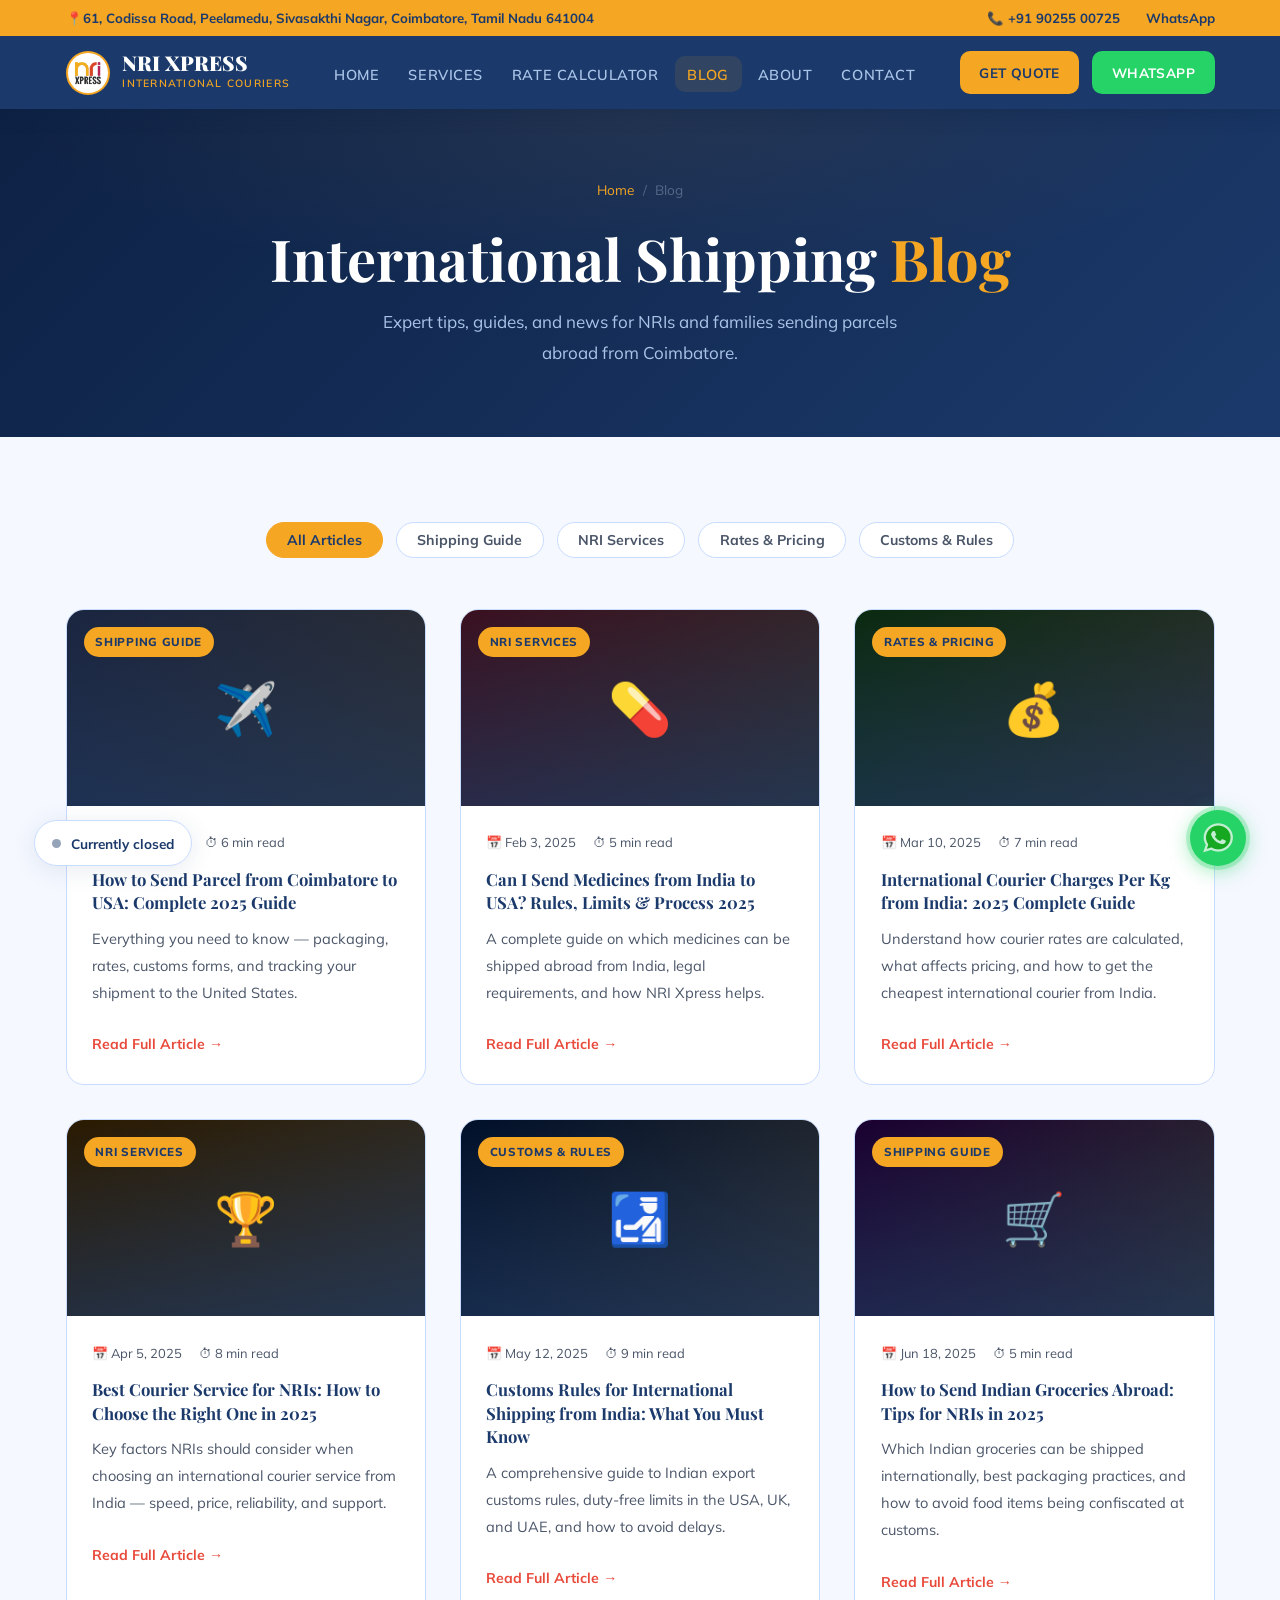
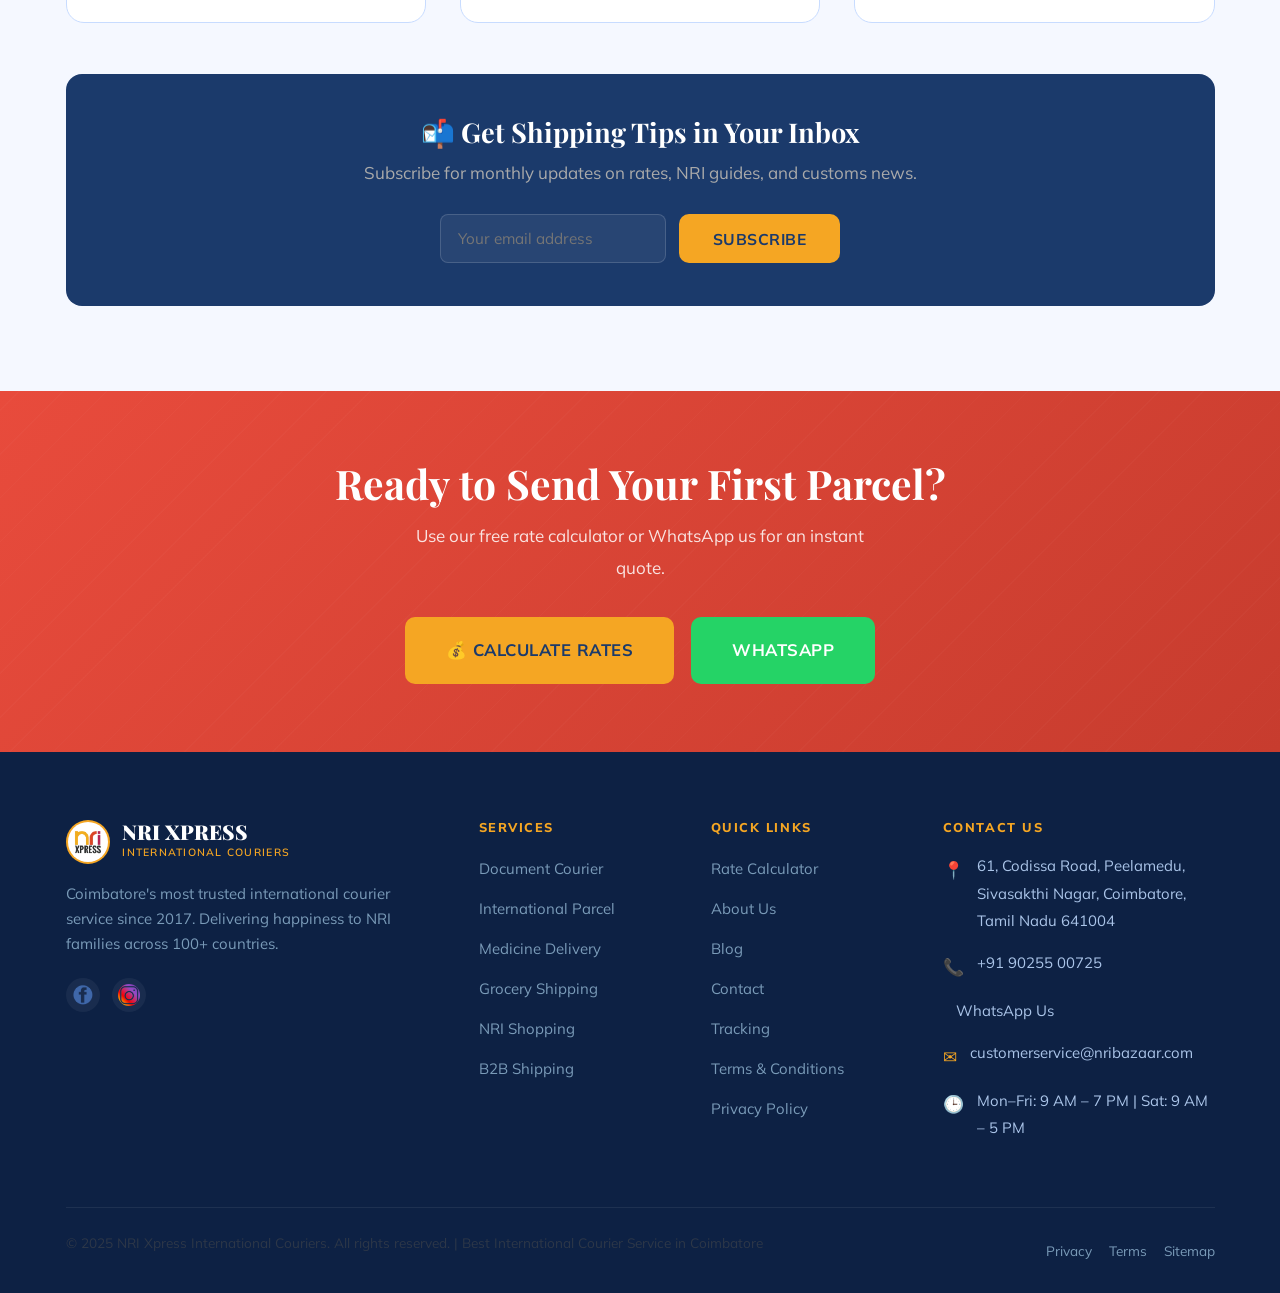
<file: blog.html>
<!DOCTYPE html>
<html lang="en">

<head>
    <meta charset="UTF-8" />
    <meta name="viewport" content="width=device-width, initial-scale=1.0" />
    <title>Medicine Courier from Coimbatore | Shipping Guides & Tips</title>
    <meta name="description"
        content="Explore shipping guides for courier from Coimbatore to Canada, customs tips, parcel packing, delivery updates and global courier insights for safe shipping.">
    <meta property="og:title" content="Medicine Courier from Coimbatore | Shipping Guides & Tips">
    <meta property="og:description"
        content="Explore shipping guides for courier from Coimbatore to Canada, customs tips, parcel packing, delivery updates and global courier insights for safe shipping.">
    <meta property="og:url" content="https://www.nrixpress.com/blog.html">
    <meta name="geo.region" content="IN-TN">
    <meta name="geo.placename" content="Coimbatore">
    <meta name="geo.position" content="11.0168;76.9558">
    <meta name="keywords"
        content="international document courier Coimbatore, courier from Coimbatore to Dubai">
    <meta property="og:type" content="website">
    <meta property="og:locale" content="en_IN">
    <meta property="og:site_name" content="NRI Xpress">
    <meta property="og:image" content="https://www.nrixpress.com/images/nri-xpress-logo.png">
    <meta property="og:image:width" content="1200">
    <meta property="og:image:height" content="630">
    <link rel="canonical" href="https://www.nrixpress.com/blog">
    <link rel="stylesheet" href="style.css">
    <link rel="icon"
        href="data:image/svg+xml,<svg xmlns='http://www.w3.org/2000/svg' viewBox='0 0 100 100'><text y='.9em' font-size='90'>✈️</text></svg>">
    <link rel="preconnect" href="https://fonts.googleapis.com">
    <link rel="preconnect" href="https://fonts.gstatic.com" crossorigin>
    <link
        href="https://fonts.googleapis.com/css2?family=Playfair+Display:wght@700;900&family=Mulish:wght@300;400;500;600;700;800&display=swap"
        rel="stylesheet">

    <!-- Google tag (gtag.js) -->
    <script async src="https://www.googletagmanager.com/gtag/js?id=G-X2YH6VDK1D"></script>
    <script>
        window.dataLayer = window.dataLayer || [];
        function gtag() { dataLayer.push(arguments); }
        gtag('js', new Date());

        gtag('config', 'G-X2YH6VDK1D');
    </script>

</head>

<body>

    <header id="site-header">
        <div class="header-top">
            <div class="container">
                <span>📍61, Codissa Road, Peelamedu, Sivasakthi Nagar, Coimbatore, Tamil Nadu 641004</span>
                <div class="header-top-links"><a href="tel:+919025500725">📞 +91 90255 00725</a>
                    <a href="https://wa.me/919025500725" target="_blank"> WhatsApp</a>
                </div>
            </div>
        </div>
        <div class="container">
            <nav class="nav-wrapper">
                <a href="index.html" class="logo">
                    <div class="logo-icon"><img src="logo.png" alt="NRI Xpress international courier service in Coimbatore" loading="lazy">
                    </div>
                    <div class="logo-text">
                        <div class="logo-name">NRI XPRESS</div>
                        <div class="logo-sub">International Couriers</div>
                    </div>
                </a>
                <ul class="nav-links">
                    <li><a href="index.html">Home</a></li>
                    <li><a href="services.html">Services</a></li>
                    <li><a href="calculator.html">Rate Calculator</a></li>
                    <li><a href="blog.html" class="active">Blog</a></li>
                    <li><a href="about.html">About</a></li>
                    <li><a href="contact.html">Contact</a></li>
                </ul>
                <div class="nav-cta"><a href="calculator.html" class="btn btn-gold btn-sm">Get Quote</a><a
                        href="https://wa.me/919025500725" class="btn btn-whatsapp btn-sm" target="_blank">
                        WhatsApp</a></div>
                <button class="hamburger"
                    aria-label="Toggle navigation"><span></span><span></span><span></span></button>
            </nav>
        </div>
        <nav class="mobile-nav"><a href="index.html">🏠 Home</a><a href="services.html">📦 Services</a><a
                href="calculator.html">💰 Calculator</a><a href="blog.html">📝 Blog</a><a href="about.html">🏢
                About</a><a href="contact.html">📞 Contact</a>
            <div class="mobile-cta"><a href="calculator.html" class="btn btn-primary btn-sm">Get Quote</a></div>
        </nav>
    </header>

    <main>
        <section class="page-hero">
            <div class="container">
                <nav class="breadcrumb"><a href="index.html">Home</a><span>/</span><span>Blog</span></nav>
                <h1>International Shipping <span class="text-gold">Blog</span></h1>
                <p>Expert tips, guides, and news for NRIs and families sending parcels abroad from Coimbatore.</p>
            </div>
        </section>

        <section class="blog-section">
            <div class="container">
                <div class="blog-filters">
                    <button class="filter-btn active" data-cat="all">All Articles</button>
                    <button class="filter-btn" data-cat="shipping">Shipping Guide</button>
                    <button class="filter-btn" data-cat="nri">NRI Services</button>
                    <button class="filter-btn" data-cat="rates">Rates &amp; Pricing</button>
                    <button class="filter-btn" data-cat="customs">Customs &amp; Rules</button>
                </div>

                <div class="blog-grid">

                    <!-- Post 1 -->
                    <article class="blog-card" data-cat="shipping">
                        <div class="blog-thumb" style="background:linear-gradient(135deg,#1a2540,#2F3030);">
                            <span style="position:relative;z-index:1;font-size:3rem;">✈️</span>
                            <span class="blog-cat">Shipping Guide</span>
                        </div>
                        <div class="blog-body">
                            <div class="blog-meta"><span>📅 Jan 15, 2025</span><span>⏱ 6 min read</span></div>
                            <h3>How to Send Parcel from Coimbatore to USA: Complete 2025 Guide</h3>
                            <p>Everything you need to know — packaging, rates, customs forms, and tracking your shipment
                                to the United States.</p>
                            <a href="blog-post.html" class="read-more">Read Full Article →</a>
                        </div>
                    </article>

                    <!-- Post 2 -->
                    <article class="blog-card" data-cat="nri">
                        <div class="blog-thumb" style="background:linear-gradient(135deg,#3a1020,#2F3030);">
                            <span style="position:relative;z-index:1;font-size:3rem;">💊</span>
                            <span class="blog-cat">NRI Services</span>
                        </div>
                        <div class="blog-body">
                            <div class="blog-meta"><span>📅 Feb 3, 2025</span><span>⏱ 5 min read</span></div>
                            <h3>Can I Send Medicines from India to USA? Rules, Limits &amp; Process 2025</h3>
                            <p>A complete guide on which medicines can be shipped abroad from India, legal requirements,
                                and how NRI Xpress helps.</p>
                            <a href="blog-post.html" class="read-more">Read Full Article →</a>
                        </div>
                    </article>

                    <!-- Post 3 -->
                    <article class="blog-card" data-cat="rates">
                        <div class="blog-thumb" style="background:linear-gradient(135deg,#0a2a10,#2F3030);">
                            <span style="position:relative;z-index:1;font-size:3rem;">💰</span>
                            <span class="blog-cat">Rates &amp; Pricing</span>
                        </div>
                        <div class="blog-body">
                            <div class="blog-meta"><span>📅 Mar 10, 2025</span><span>⏱ 7 min read</span></div>
                            <h3>International Courier Charges Per Kg from India: 2025 Complete Guide</h3>
                            <p>Understand how courier rates are calculated, what affects pricing, and how to get the
                                cheapest international courier from India.</p>
                            <a href="blog-post.html" class="read-more">Read Full Article →</a>
                        </div>
                    </article>

                    <!-- Post 4 -->
                    <article class="blog-card" data-cat="nri">
                        <div class="blog-thumb" style="background:linear-gradient(135deg,#2a1a00,#2F3030);">
                            <span style="position:relative;z-index:1;font-size:3rem;">🏆</span>
                            <span class="blog-cat">NRI Services</span>
                        </div>
                        <div class="blog-body">
                            <div class="blog-meta"><span>📅 Apr 5, 2025</span><span>⏱ 8 min read</span></div>
                            <h3>Best Courier Service for NRIs: How to Choose the Right One in 2025</h3>
                            <p>Key factors NRIs should consider when choosing an international courier service from
                                India — speed, price, reliability, and support.</p>
                            <a href="blog-post.html" class="read-more">Read Full Article →</a>
                        </div>
                    </article>

                    <!-- Post 5 -->
                    <article class="blog-card" data-cat="customs">
                        <div class="blog-thumb" style="background:linear-gradient(135deg,#00102a,#2F3030);">
                            <span style="position:relative;z-index:1;font-size:3rem;">🛃</span>
                            <span class="blog-cat">Customs &amp; Rules</span>
                        </div>
                        <div class="blog-body">
                            <div class="blog-meta"><span>📅 May 12, 2025</span><span>⏱ 9 min read</span></div>
                            <h3>Customs Rules for International Shipping from India: What You Must Know</h3>
                            <p>A comprehensive guide to Indian export customs rules, duty-free limits in the USA, UK,
                                and UAE, and how to avoid delays.</p>
                            <a href="blog-post.html" class="read-more">Read Full Article →</a>
                        </div>
                    </article>

                    <!-- Post 6 -->
                    <article class="blog-card" data-cat="shipping">
                        <div class="blog-thumb" style="background:linear-gradient(135deg,#1a0030,#2F3030);">
                            <span style="position:relative;z-index:1;font-size:3rem;">🛒</span>
                            <span class="blog-cat">Shipping Guide</span>
                        </div>
                        <div class="blog-body">
                            <div class="blog-meta"><span>📅 Jun 18, 2025</span><span>⏱ 5 min read</span></div>
                            <h3>How to Send Indian Groceries Abroad: Tips for NRIs in 2025</h3>
                            <p>Which Indian groceries can be shipped internationally, best packaging practices, and how
                                to avoid food items being confiscated at customs.</p>
                            <a href="blog-post.html" class="read-more">Read Full Article →</a>
                        </div>
                    </article>

                </div>

                <!-- Newsletter CTA -->
                <div
                    style="background:var(--dark);border-radius:16px;padding:2.5rem;text-align:center;margin-top:3rem;">
                    <h3 style="color:var(--white);margin-bottom:0.5rem;">📬 Get Shipping Tips in Your Inbox</h3>
                    <p style="color:#aaa;margin-bottom:1.5rem;">Subscribe for monthly updates on rates, NRI guides, and
                        customs news.</p>
                    <div
                        style="display:flex;gap:0.75rem;max-width:400px;margin:0 auto;flex-wrap:wrap;justify-content:center;">
                        <input type="email" placeholder="Your email address"
                            style="flex:1;min-width:220px;padding:0.8rem 1rem;border:1px solid rgba(255,255,255,0.15);background:rgba(255,255,255,0.06);border-radius:8px;color:var(--white);font-family:inherit;font-size:0.9rem;"
                            id="newsletterEmail">
                        <button class="btn btn-gold" onclick="subscribeNewsletter()">Subscribe</button>
                    </div>
                </div>
            </div>
        </section>

        <section class="cta-banner">
            <div class="container">
                <h2>Ready to Send Your First Parcel?</h2>
                <p>Use our free rate calculator or WhatsApp us for an instant quote.</p>
                <div class="cta-btns">
                    <a href="calculator.html" class="btn btn-gold btn-lg">💰 Calculate Rates</a>
                    <a href="https://wa.me/919025500725" class="btn btn-whatsapp btn-lg" target="_blank"> WhatsApp</a>
                </div>
            </div>
        </section>
    </main>

    <!-- ===== FOOTER ===== -->
    <footer id="site-footer" aria-label="Site footer">
        <div class="container">
            <div class="footer-grid">
                <div class="footer-brand">
                    <a href="index.html" class="logo">
                        <div class="logo-icon"><img src="logo.png" alt="NRI Xpress international courier service in Coimbatore" loading="lazy"></div>
                        <div class="logo-text">
                            <div class="logo-name">NRI XPRESS</div>
                            <div class="logo-sub">International Couriers</div>
                        </div>
                    </a>
                    <p style="margin-top:1rem;">Coimbatore's most trusted international courier service since 2017.
                        Delivering happiness to NRI families across 100+ countries.</p>
                    <div class="social-links" style="margin-top:1.25rem;">
                        <a href="https://www.facebook.com/nrixpress" aria-label="Facebook"><img src="facebook.png"
                                alt="facebook" loading="lazy"></a>
                        <a href="https://www.instagram.com/nri.xpress/" aria-label="Instagram"><img src="instagram.png"
                                alt="instagram" loading="lazy"></a>
                    </div>
                </div>
                <div class="footer-col">
                    <h4>Services</h4>
                    <ul>
                        <li><a href="services.html#documents">Document Courier</a></li>
                        <li><a href="services.html#parcels">International Parcel</a></li>
                        <li><a href="services.html#medicine">Medicine Delivery</a></li>
                        <li><a href="services.html#grocery">Grocery Shipping</a></li>
                        <li><a href="services.html#shopping">NRI Shopping</a></li>
                        <li><a href="services.html#b2b">B2B Shipping</a></li>
                    </ul>
                </div>
                <div class="footer-col">
                    <h4>Quick Links</h4>
                    <ul>
                        <li><a href="calculator.html">Rate Calculator</a></li>
                        <li><a href="about.html">About Us</a></li>
                        <li><a href="blog.html">Blog</a></li>
                        <li><a href="contact.html">Contact</a></li>
                        <li><a href="#">Tracking</a></li>
                        <li><a href="#">Terms &amp; Conditions</a></li>
                        <li><a href="#">Privacy Policy</a></li>
                    </ul>
                </div>
                <div class="footer-col">
                    <h4>Contact Us</h4>
                    <div class="footer-contact-item">
                        <span class="icon">📍</span>
                        <span>61, Codissa Road, Peelamedu, Sivasakthi Nagar, Coimbatore, Tamil Nadu 641004</span>
                    </div>
                    <div class="footer-contact-item">
                        <span class="icon">📞</span>
                        <a href="tel:+919025500725">+91 90255 00725</a>
                    </div>
                    <div class="footer-contact-item">
                        <span class="icon"></span>
                        <a href="https://wa.me/919025500725" target="_blank">WhatsApp Us</a>
                    </div>
                    <div class="footer-contact-item">
                        <span class="icon">✉</span>
                        <a href="mailto:customerservice@nribazaar.com">customerservice@nribazaar.com</a>
                    </div>
                    <div class="footer-contact-item">
                        <span class="icon">🕒</span>
                        <span>Mon–Fri: 9 AM – 7 PM | Sat: 9 AM – 5 PM</span>
                    </div>
                </div>
            </div>
            <div class="footer-bottom">
                <p>© 2025 NRI Xpress International Couriers. All rights reserved. | Best International Courier Service
                    in Coimbatore</p>
                <div class="footer-bottom-links" style="display:flex; gap:1rem;">
                    <a href="#">Privacy</a>
                    <a href="#">Terms</a>
                    <a href="#">Sitemap</a>
                </div>
            </div>
        </div>
    </footer>

    <!-- Floating WhatsApp -->
    <a href="https://wa.me/919025500725?text=Hello%20NRI%20Xpress!%20I%20need%20courier%20assistance."
        class="whatsapp-float" target="_blank" rel="noopener" aria-label="Chat on WhatsApp"><img src="whatsapp.png"
            alt="whatsapp" loading="lazy"></a>

    <!-- Scroll to Top -->
    <button class="scroll-top" aria-label="Scroll to top">↑</button>

    <script src="script.js"></script>
    <!-- Live status pill -->
    <div class="live-status">
        <span class="status-dot open"></span>
        <span class="status-text">We're open now</span>
    </div>

</body>

</html>
</file>
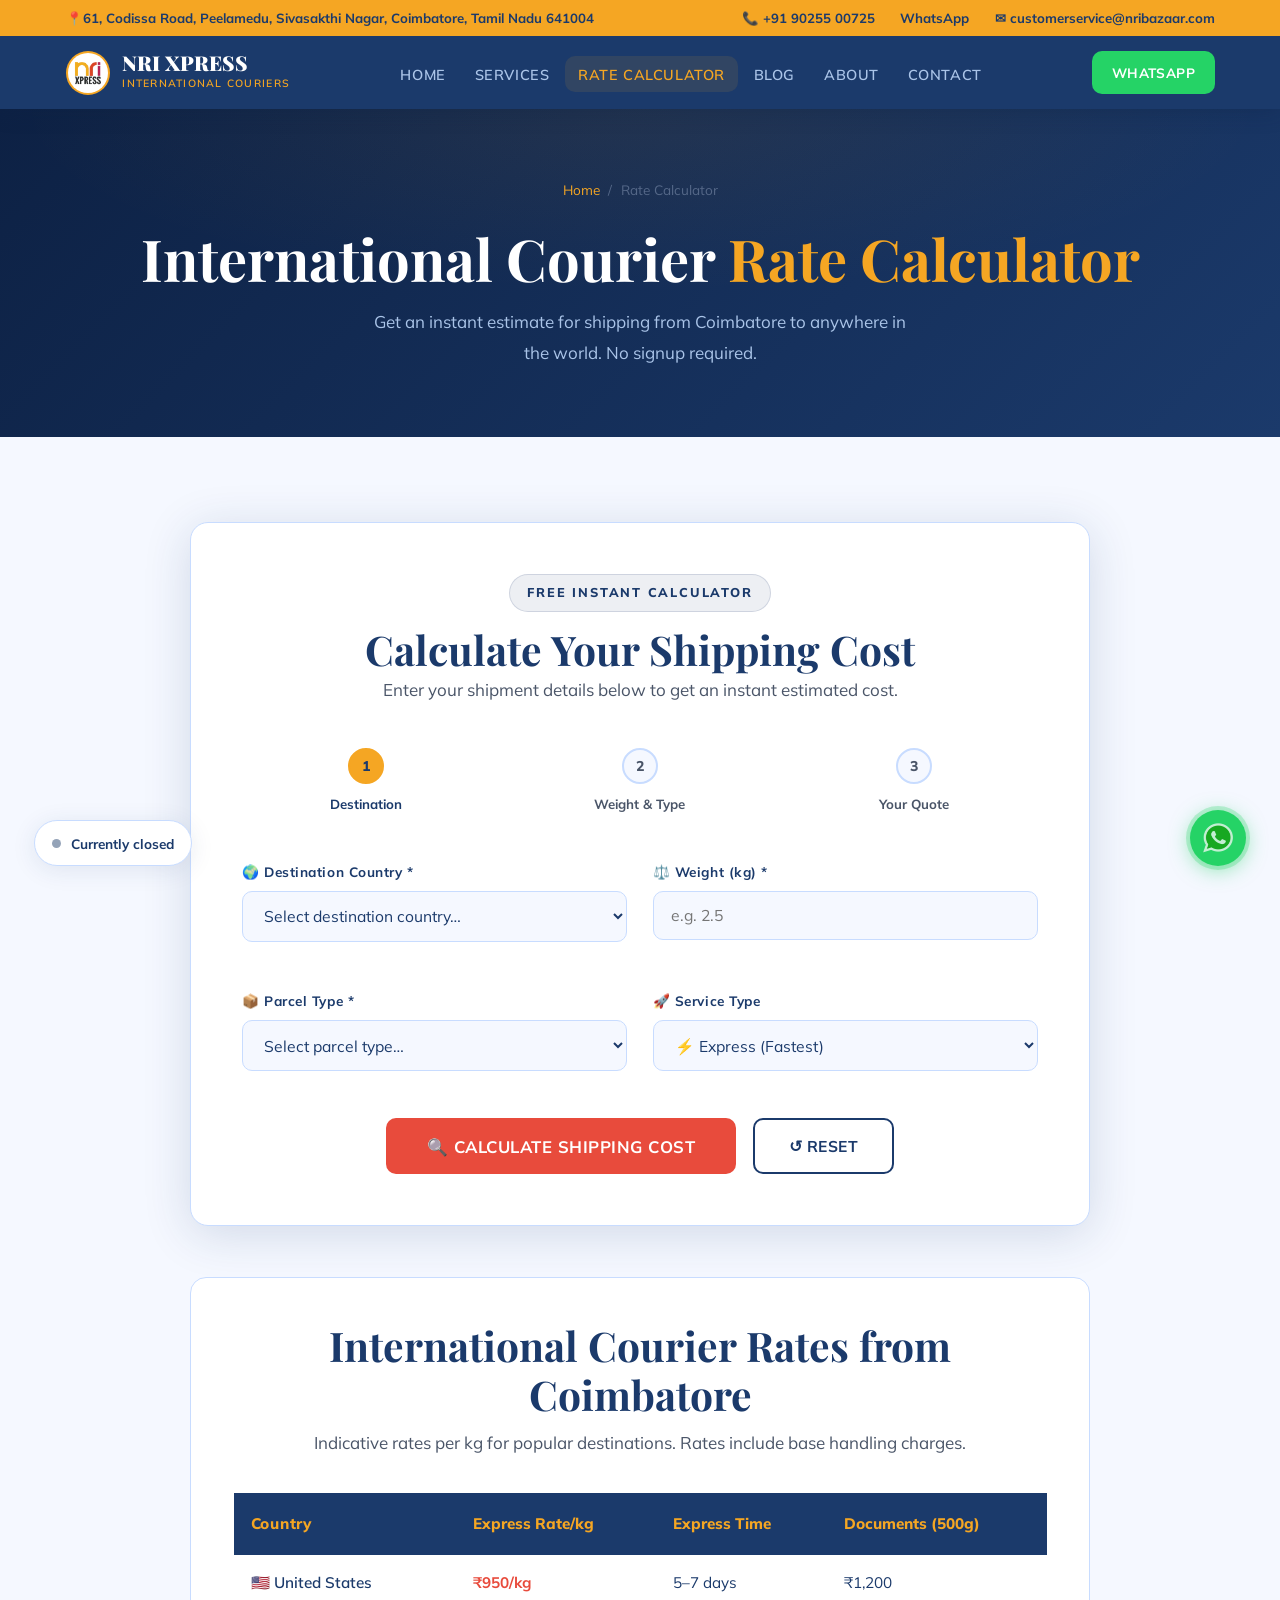
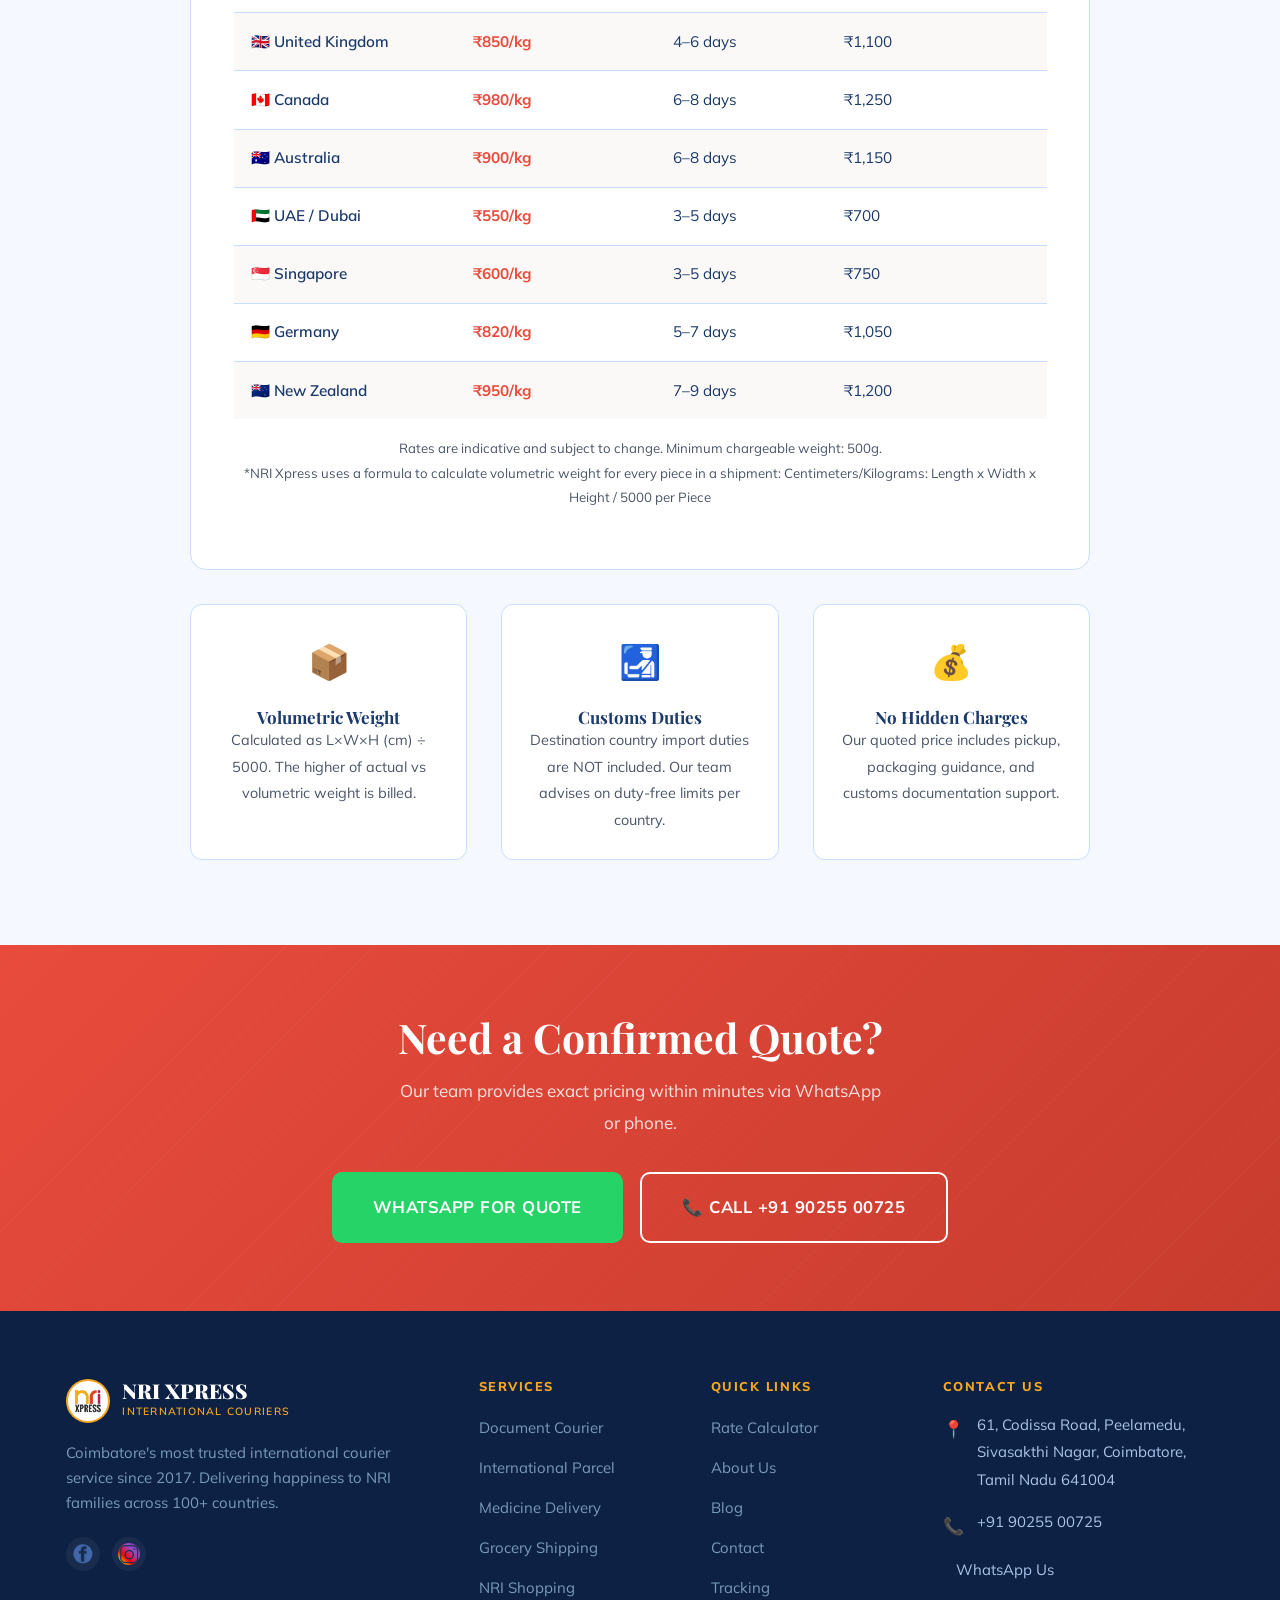
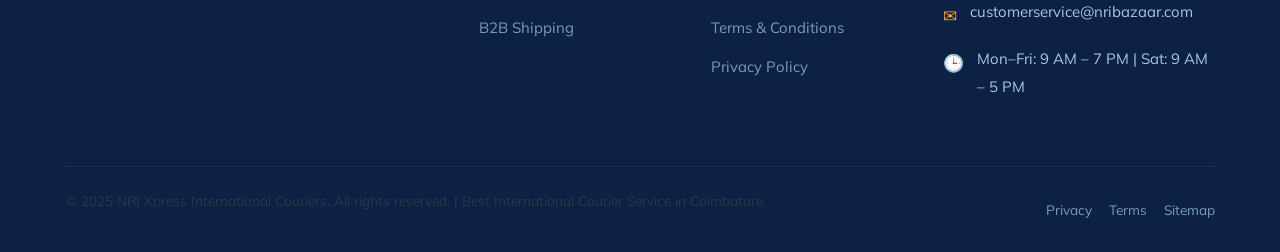
<file: calculator.html>
<!DOCTYPE html>
<html lang="en">

<head>
    <meta charset="UTF-8" />
    <meta name="viewport" content="width=device-width, initial-scale=1.0" />
    <title>Courier from Coimbatore to USA | Shipping Cost Calculator</title>
    <meta name="description"
        content="Check international courier charges per kg from Coimbatore with instant estimates, transparent pricing, destination-wise rates and secure shipping now.">
    <meta name="keywords"
        content="courier from Coimbatore to Australia, medicine courier from Coimbatore">
    <meta name="geo.region" content="IN-TN">
    <meta name="geo.placename" content="Coimbatore">
    <meta name="geo.position" content="11.0168;76.9558">
    <meta property="og:title" content="Courier from Coimbatore to USA | Shipping Cost Calculator">
    <meta property="og:description"
        content="Check international courier charges per kg from Coimbatore with instant estimates, transparent pricing, destination-wise rates and secure shipping now.">
    <meta property="og:url" content="https://www.nrixpress.com/calculator.html">
    <meta property="og:type" content="website">
    <meta property="og:locale" content="en_IN">
    <meta property="og:site_name" content="NRI Xpress">
    <meta property="og:image" content="https://www.nrixpress.com/images/nri-xpress-logo.png">
    <meta property="og:image:width" content="1200">
    <meta property="og:image:height" content="630">
    <link rel="canonical" href="https://www.nrixpress.com/calculator">

    <link rel="stylesheet" href="style.css">
    <link rel="icon"
        href="data:image/svg+xml,<svg xmlns='http://www.w3.org/2000/svg' viewBox='0 0 100 100'><text y='.9em' font-size='90'>✈️</text></svg>">
    <link rel="preconnect" href="https://fonts.googleapis.com">
    <link rel="preconnect" href="https://fonts.gstatic.com" crossorigin>
    <link
        href="https://fonts.googleapis.com/css2?family=Playfair+Display:wght@700;900&family=Mulish:wght@300;400;500;600;700;800&display=swap"
        rel="stylesheet">

    <!-- Google tag (gtag.js) -->
    <script async src="https://www.googletagmanager.com/gtag/js?id=G-X2YH6VDK1D"></script>
    <script>
        window.dataLayer = window.dataLayer || [];
        function gtag() { dataLayer.push(arguments); }
        gtag('js', new Date());

        gtag('config', 'G-X2YH6VDK1D');
    </script>

</head>

<body>

    <header id="site-header">
        <div class="header-top">
            <div class="container">
                <span>📍61, Codissa Road, Peelamedu, Sivasakthi Nagar, Coimbatore, Tamil Nadu 641004</span>
                <div class="header-top-links">
                    <a href="tel:+919025500725">📞 +91 90255 00725</a>
                    <a href="https://wa.me/919025500725" target="_blank"> WhatsApp</a>
                    <a href="mailto:customerservice@nribazaar.com">✉ customerservice@nribazaar.com</a>
                </div>
            </div>
        </div>
        <div class="container">
            <nav class="nav-wrapper">
                <a href="index.html" class="logo">
                    <div class="logo-icon"><img src="logo.png" alt="NRI Xpress international courier service in Coimbatore" loading="lazy"></div>
                    <div class="logo-text">
                        <div class="logo-name">NRI XPRESS</div>
                        <div class="logo-sub">International Couriers</div>
                    </div>
                </a>
                <ul class="nav-links">
                    <li><a href="index.html">Home</a></li>
                    <li><a href="services.html">Services</a></li>
                    <li><a href="calculator.html" class="active">Rate Calculator</a></li>
                    <li><a href="blog.html">Blog</a></li>
                    <li><a href="about.html">About</a></li>
                    <li><a href="contact.html">Contact</a></li>
                </ul>
                <div class="nav-cta">
                    <a href="https://wa.me/919025500725" class="btn btn-whatsapp btn-sm" target="_blank"> WhatsApp</a>
                </div>
                <button class="hamburger"
                    aria-label="Toggle navigation"><span></span><span></span><span></span></button>
            </nav>
        </div>
        <nav class="mobile-nav">
            <a href="index.html">🏠 Home</a><a href="services.html">📦 Services</a><a href="calculator.html">💰 Rate
                Calculator</a><a href="blog.html">📝 Blog</a><a href="about.html">🏢 About</a><a href="contact.html">📞
                Contact</a>
            <div class="mobile-cta"><a href="https://wa.me/919025500725" class="btn btn-whatsapp btn-sm"
                    target="_blank"> WhatsApp</a></div>
        </nav>
    </header>

    <main>
        <section class="page-hero">
            <div class="container">
                <nav class="breadcrumb"><a href="index.html">Home</a><span>/</span><span>Rate Calculator</span></nav>
                <h1>International Courier <span class="text-gold">Rate Calculator</span></h1>
                <p>Get an instant estimate for shipping from Coimbatore to anywhere in the world. No signup required.
                </p>
            </div>
        </section>

        <section class="calc-page">
            <div class="container">
                <div class="calc-card">
                    <div style="text-align:center;margin-bottom:2.5rem;">
                        <div class="section-tag" style="margin-bottom:0.75rem;">Free Instant Calculator</div>
                        <h2>Calculate Your Shipping Cost</h2>
                        <p class="text-muted">Enter your shipment details below to get an instant estimated cost.</p>
                    </div>

                    <!-- Progress Steps -->
                    <div class="calc-steps">
                        <div class="calc-step active">
                            <div class="step-num">1</div>
                            <div class="step-label">Destination</div>
                        </div>
                        <div class="calc-step">
                            <div class="step-num">2</div>
                            <div class="step-label">Weight &amp; Type</div>
                        </div>
                        <div class="calc-step">
                            <div class="step-num">3</div>
                            <div class="step-label">Your Quote</div>
                        </div>
                    </div>

                    <form id="fullCalcForm" novalidate>
                        <div class="calc-full-form">
                            <div class="form-group-light">
                                <label for="fullCountry">🌍 Destination Country *</label>
                                <select id="fullCountry" class="form-control-light" required>
                                    <option value="">Select destination country…</option>
                                    <optgroup label="🌎 Americas">
                                        <option value="USA">🇺🇸 United States (USA)</option>
                                        <option value="Canada">🇨🇦 Canada</option>
                                    </optgroup>
                                    <optgroup label="🌍 Europe">
                                        <option value="UK">🇬🇧 United Kingdom</option>
                                        <option value="Germany">🇩🇪 Germany</option>
                                        <option value="France">🇫🇷 France</option>
                                        <option value="Netherlands">🇳🇱 Netherlands</option>
                                        <option value="Italy">🇮🇹 Italy</option>
                                        <option value="Ireland">🇮🇪 Ireland</option>
                                    </optgroup>
                                    <optgroup label="🌏 Middle East">
                                        <option value="UAE">🇦🇪 UAE (Dubai / Abu Dhabi)</option>
                                        <option value="Qatar">🇶🇦 Qatar</option>
                                        <option value="Kuwait">🇰🇼 Kuwait</option>
                                        <option value="Bahrain">🇧🇭 Bahrain</option>
                                    </optgroup>
                                    <optgroup label="🌏 Asia Pacific">
                                        <option value="Australia">🇦🇺 Australia</option>
                                        <option value="NewZealand">🇳🇿 New Zealand</option>
                                        <option value="Singapore">🇸🇬 Singapore</option>
                                        <option value="Malaysia">🇲🇾 Malaysia</option>
                                    </optgroup>
                                </select>
                            </div>

                            <div class="form-group-light">
                                <label for="fullWeight">⚖️ Weight (kg) *</label>
                                <input type="number" id="fullWeight" class="form-control-light" placeholder="e.g. 2.5"
                                    min="0.1" max="70" step="0.1" required>
                            </div>

                            <div class="form-group-light">
                                <label for="fullType">📦 Parcel Type *</label>
                                <select id="fullType" class="form-control-light" required>
                                    <option value="">Select parcel type…</option>
                                    <option value="documents">📄 Documents only</option>
                                    <option value="parcel">📦 General Parcel (clothing, gifts, etc.)</option>
                                    <option value="medicine">💊 Medicines / Healthcare</option>
                                </select>
                            </div>

                            <div class="form-group-light">
                                <label for="fullService">🚀 Service Type</label>
                                <select id="fullService" class="form-control-light">
                                    <option value="express">⚡ Express (Fastest)</option>
                                    <option value="economy">💰 Economy (Budget)</option>
                                </select>
                            </div>
                        </div>

                        <div
                            style="text-align:center;margin-top:1.5rem;display:flex;gap:1rem;justify-content:center;flex-wrap:wrap;">
                            <button type="submit" class="btn btn-primary btn-lg">🔍 Calculate Shipping Cost</button>
                            <button type="reset" class="btn btn-outline-dark"
                                onclick="document.getElementById('fullResult').classList.remove('show');">↺
                                Reset</button>
                        </div>
                    </form>

                    <!-- Result -->
                    <div class="full-result" id="fullResult" role="region" aria-live="polite">
                        <div class="result-box">
                            <div class="r-label">Estimated Cost (INR)</div>
                            <div class="r-value" id="fullResultINR">₹0</div>
                            <div class="r-note">Including base handling fee</div>
                        </div>
                        <div class="result-box">
                            <div class="r-label">Approx. USD</div>
                            <div class="r-value" id="fullResultUSD">$0</div>
                            <div class="r-note">At current exchange rate</div>
                        </div>
                        <div class="result-box">
                            <div class="r-label">Delivery Time</div>
                            <div class="r-value" style="font-size:1.1rem;padding-top:0.3rem;" id="fullResultTime">–
                            </div>
                            <div class="r-note">Business days from Coimbatore</div>
                        </div>
                        <div class="result-box">
                            <div class="r-label">Destination</div>
                            <div class="r-value" style="font-size:1.1rem;padding-top:0.3rem;" id="fullResultCountry">–
                            </div>
                            <div class="r-note">Door-to-door delivery</div>
                        </div>
                        <div class="result-cta">
                            <a id="calcWhatsAppBtn" href="https://wa.me/919025500725" class="btn btn-whatsapp btn-lg"
                                target="_blank" rel="noopener">
                                Get Exact Quote on WhatsApp
                            </a>
                            <a href="contact.html" class="btn btn-gold btn-lg">📞 Speak to an Expert</a>
                        </div>
                        <div style="width:100%;text-align:center;">
                            <p style="font-size:0.8rem;color:#888;margin:0;">* This is an estimate only. Final price
                                depends on actual dimensions (volumetric weight), customs duties, and packaging. Contact
                                us for a confirmed quote.
                                <br> NRI Xpress uses a formula to
                                calculate volumetric weight for every piece in a shipment: Centimeters/Kilograms: Length
                                x Width
                                x Height / 5000 per Piece</br>
                            </p>
                        </div>
                    </div>
                </div>

                <!-- Rate Table -->
                <div
                    style="max-width:900px;margin:3rem auto 0;background:var(--white);border-radius:16px;padding:2.5rem;border:1px solid var(--border);">
                    <h2 style="text-align:center;margin-bottom:0.5rem;">International Courier Rates from Coimbatore</h2>
                    <p style="text-align:center;color:var(--text-muted);margin-bottom:2rem;">Indicative rates per kg for
                        popular destinations. Rates include base handling charges.</p>
                    <div style="overflow-x:auto;">
                        <table style="width:100%;border-collapse:collapse;font-size:0.9rem;">
                            <thead>
                                <tr style="background:var(--dark);">
                                    <th
                                        style="padding:1rem;text-align:left;color:var(--gold);font-weight:800;letter-spacing:0.05em;">
                                        Country</th>
                                    <th style="padding:1rem;text-align:left;color:var(--gold);font-weight:800;">Express
                                        Rate/kg</th>
                                    <th style="padding:1rem;text-align:left;color:var(--gold);font-weight:800;">Express
                                        Time</th>
                                    <th style="padding:1rem;text-align:left;color:var(--gold);font-weight:800;">
                                        Documents (500g)</th>
                                </tr>
                            </thead>
                            <tbody>
                                <tr style="border-bottom:1px solid var(--border);">
                                    <td style="padding:0.85rem 1rem;font-weight:600;">🇺🇸 United States</td>
                                    <td style="padding:0.85rem 1rem;color:var(--red);font-weight:700;">₹950/kg</td>
                                    <td style="padding:0.85rem 1rem;">5–7 days</td>
                                    <td style="padding:0.85rem 1rem;">₹1,200</td>
                                </tr>
                                <tr style="border-bottom:1px solid var(--border);background:#faf9f7;">
                                    <td style="padding:0.85rem 1rem;font-weight:600;">🇬🇧 United Kingdom</td>
                                    <td style="padding:0.85rem 1rem;color:var(--red);font-weight:700;">₹850/kg</td>
                                    <td style="padding:0.85rem 1rem;">4–6 days</td>
                                    <td style="padding:0.85rem 1rem;">₹1,100</td>
                                </tr>
                                <tr style="border-bottom:1px solid var(--border);">
                                    <td style="padding:0.85rem 1rem;font-weight:600;">🇨🇦 Canada</td>
                                    <td style="padding:0.85rem 1rem;color:var(--red);font-weight:700;">₹980/kg</td>
                                    <td style="padding:0.85rem 1rem;">6–8 days</td>
                                    <td style="padding:0.85rem 1rem;">₹1,250</td>
                                </tr>
                                <tr style="border-bottom:1px solid var(--border);background:#faf9f7;">
                                    <td style="padding:0.85rem 1rem;font-weight:600;">🇦🇺 Australia</td>
                                    <td style="padding:0.85rem 1rem;color:var(--red);font-weight:700;">₹900/kg</td>
                                    <td style="padding:0.85rem 1rem;">6–8 days</td>
                                    <td style="padding:0.85rem 1rem;">₹1,150</td>
                                </tr>
                                <tr style="border-bottom:1px solid var(--border);">
                                    <td style="padding:0.85rem 1rem;font-weight:600;">🇦🇪 UAE / Dubai</td>
                                    <td style="padding:0.85rem 1rem;color:var(--red);font-weight:700;">₹550/kg</td>
                                    <td style="padding:0.85rem 1rem;">3–5 days</td>
                                    <td style="padding:0.85rem 1rem;">₹700</td>
                                </tr>
                                <tr style="border-bottom:1px solid var(--border);background:#faf9f7;">
                                    <td style="padding:0.85rem 1rem;font-weight:600;">🇸🇬 Singapore</td>
                                    <td style="padding:0.85rem 1rem;color:var(--red);font-weight:700;">₹600/kg</td>
                                    <td style="padding:0.85rem 1rem;">3–5 days</td>
                                    <td style="padding:0.85rem 1rem;">₹750</td>
                                </tr>
                                <tr style="border-bottom:1px solid var(--border);">
                                    <td style="padding:0.85rem 1rem;font-weight:600;">🇩🇪 Germany</td>
                                    <td style="padding:0.85rem 1rem;color:var(--red);font-weight:700;">₹820/kg</td>
                                    <td style="padding:0.85rem 1rem;">5–7 days</td>
                                    <td style="padding:0.85rem 1rem;">₹1,050</td>
                                </tr>
                                <tr style="background:#faf9f7;">
                                    <td style="padding:0.85rem 1rem;font-weight:600;">🇳🇿 New Zealand</td>
                                    <td style="padding:0.85rem 1rem;color:var(--red);font-weight:700;">₹950/kg</td>
                                    <td style="padding:0.85rem 1rem;">7–9 days</td>
                                    <td style="padding:0.85rem 1rem;">₹1,200</td>
                                </tr>
                            </tbody>
                        </table>
                    </div>
                    <p style="font-size:0.78rem;color:var(--text-muted);margin-top:1rem;text-align:center;">Rates are
                        indicative and subject to change. Minimum chargeable weight: 500g. <br> *NRI Xpress uses a
                        formula to
                        calculate volumetric weight for every piece in a shipment: Centimeters/Kilograms: Length x Width
                        x Height / 5000 per Piece</br></p>
                </div>

                <!-- Info boxes -->
                <div class="grid-3" style="max-width:900px;margin:2rem auto 0;">
                    <div
                        style="background:var(--white);border:1px solid var(--border);border-radius:12px;padding:1.5rem;text-align:center;">
                        <div style="font-size:2rem;margin-bottom:0.75rem;">📦</div>
                        <h4>Volumetric Weight</h4>
                        <p style="font-size:0.85rem;color:var(--text-muted);margin:0;">Calculated as L×W×H (cm) ÷ 5000.
                            The higher of actual vs volumetric weight is billed.</p>
                    </div>
                    <div
                        style="background:var(--white);border:1px solid var(--border);border-radius:12px;padding:1.5rem;text-align:center;">
                        <div style="font-size:2rem;margin-bottom:0.75rem;">🛃</div>
                        <h4>Customs Duties</h4>
                        <p style="font-size:0.85rem;color:var(--text-muted);margin:0;">Destination country import duties
                            are NOT included. Our team advises on duty-free limits per country.</p>
                    </div>
                    <div
                        style="background:var(--white);border:1px solid var(--border);border-radius:12px;padding:1.5rem;text-align:center;">
                        <div style="font-size:2rem;margin-bottom:0.75rem;">💰</div>
                        <h4>No Hidden Charges</h4>
                        <p style="font-size:0.85rem;color:var(--text-muted);margin:0;">Our quoted price includes pickup,
                            packaging guidance, and customs documentation support.</p>
                    </div>
                </div>
            </div>
        </section>

        <section class="cta-banner">
            <div class="container">
                <h2>Need a Confirmed Quote?</h2>
                <p>Our team provides exact pricing within minutes via WhatsApp or phone.</p>
                <div class="cta-btns">
                    <a href="https://wa.me/919025500725?text=I%20need%20an%20international%20courier%20quote%20from%20Coimbatore."
                        class="btn btn-whatsapp btn-lg" target="_blank"> WhatsApp for Quote</a>
                    <a href="tel:+919025500725" class="btn btn-outline btn-lg">📞 Call +91 90255 00725</a>
                </div>
            </div>
        </section>
    </main>
    <!-- ===== FOOTER ===== -->
    <footer id="site-footer" aria-label="Site footer">
        <div class="container">
            <div class="footer-grid">
                <div class="footer-brand">
                    <a href="index.html" class="logo">
                        <div class="logo-icon"><img src="logo.png" alt="NRI Xpress international courier service in Coimbatore" loading="lazy"></div>
                        <div class="logo-text">
                            <div class="logo-name">NRI XPRESS</div>
                            <div class="logo-sub">International Couriers</div>
                        </div>
                    </a>
                    <p style="margin-top:1rem;">Coimbatore's most trusted international courier service since 2017.
                        Delivering happiness to NRI families across 100+ countries.</p>
                    <div class="social-links" style="margin-top:1.25rem;">
                        <a href="https://www.facebook.com/nrixpress" aria-label="Facebook"><img src="facebook.png"
                                alt="facebook" loading="lazy"></a>
                        <a href="https://www.instagram.com/nri.xpress/" aria-label="Instagram"><img src="instagram.png"
                                alt="instagram" loading="lazy"></a>
                    </div>
                </div>
                <div class="footer-col">
                    <h4>Services</h4>
                    <ul>
                        <li><a href="services.html#documents">Document Courier</a></li>
                        <li><a href="services.html#parcels">International Parcel</a></li>
                        <li><a href="services.html#medicine">Medicine Delivery</a></li>
                        <li><a href="services.html#grocery">Grocery Shipping</a></li>
                        <li><a href="services.html#shopping">NRI Shopping</a></li>
                        <li><a href="services.html#b2b">B2B Shipping</a></li>
                    </ul>
                </div>
                <div class="footer-col">
                    <h4>Quick Links</h4>
                    <ul>
                        <li><a href="calculator.html">Rate Calculator</a></li>
                        <li><a href="about.html">About Us</a></li>
                        <li><a href="blog.html">Blog</a></li>
                        <li><a href="contact.html">Contact</a></li>
                        <li><a href="#">Tracking</a></li>
                        <li><a href="#">Terms &amp; Conditions</a></li>
                        <li><a href="#">Privacy Policy</a></li>
                    </ul>
                </div>
                <div class="footer-col">
                    <h4>Contact Us</h4>
                    <div class="footer-contact-item">
                        <span class="icon">📍</span>
                        <span>61, Codissa Road, Peelamedu, Sivasakthi Nagar, Coimbatore, Tamil Nadu 641004</span>
                    </div>
                    <div class="footer-contact-item">
                        <span class="icon">📞</span>
                        <a href="tel:+919025500725">+91 90255 00725</a>
                    </div>
                    <div class="footer-contact-item">
                        <span class="icon"></span>
                        <a href="https://wa.me/919025500725" target="_blank">WhatsApp Us</a>
                    </div>
                    <div class="footer-contact-item">
                        <span class="icon">✉</span>
                        <a href="mailto:customerservice@nribazaar.com">customerservice@nribazaar.com</a>
                    </div>
                    <div class="footer-contact-item">
                        <span class="icon">🕒</span>
                        <span>Mon–Fri: 9 AM – 7 PM | Sat: 9 AM – 5 PM</span>
                    </div>
                </div>
            </div>
            <div class="footer-bottom">
                <p>© 2025 NRI Xpress International Couriers. All rights reserved. | Best International Courier Service
                    in Coimbatore</p>
                <div class="footer-bottom-links" style="display:flex; gap:1rem;">
                    <a href="#">Privacy</a>
                    <a href="#">Terms</a>
                    <a href="#">Sitemap</a>
                </div>
            </div>
        </div>
    </footer>

    <!-- Floating WhatsApp -->
    <a href="https://wa.me/919025500725?text=Hello%20NRI%20Xpress!%20I%20need%20courier%20assistance."
        class="whatsapp-float" target="_blank" rel="noopener" aria-label="Chat on WhatsApp"><img src="whatsapp.png"
            alt="whatsapp" loading="lazy"></a>

    <!-- Scroll to Top -->
    <button class="scroll-top" aria-label="Scroll to top">↑</button>

    <script src="script.js"></script>
    <!-- Live status pill -->
    <div class="live-status">
        <span class="status-dot open"></span>
        <span class="status-text">We're open now</span>
    </div>

</body>

</html>
</file>
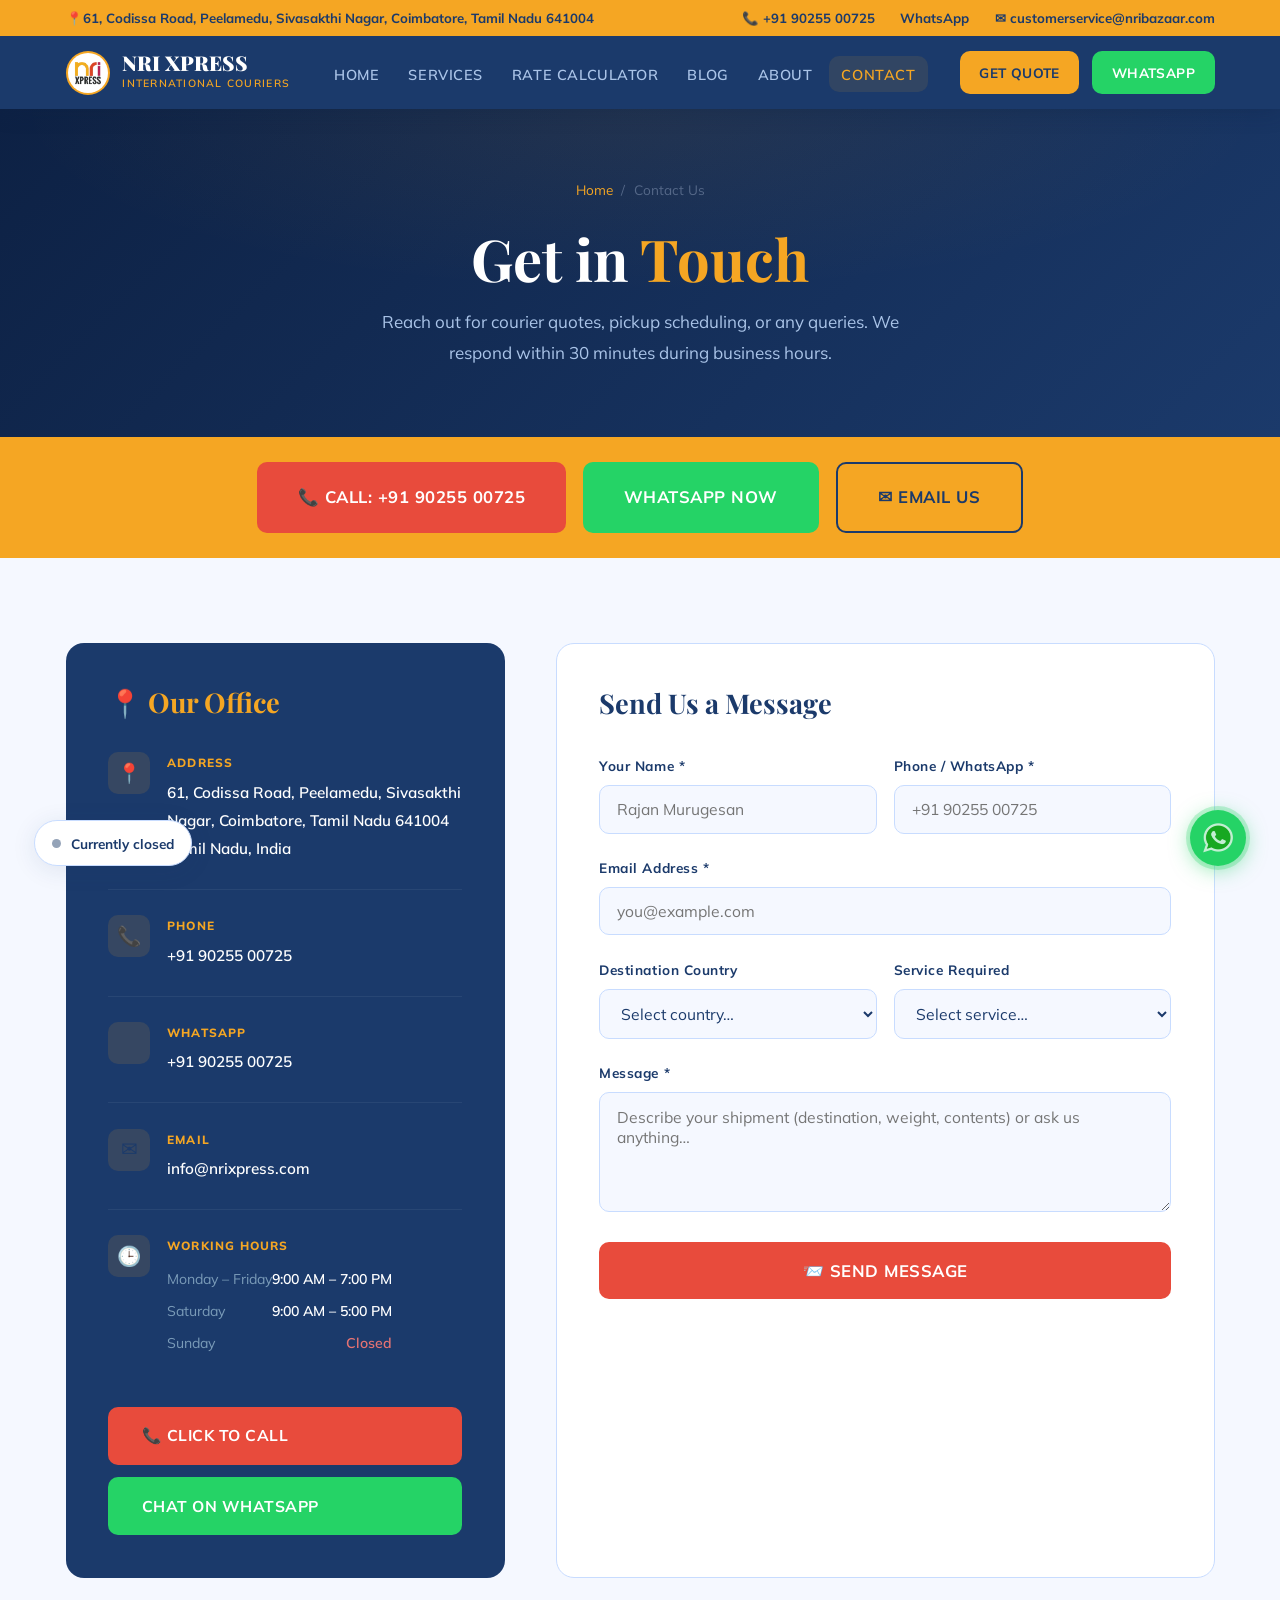
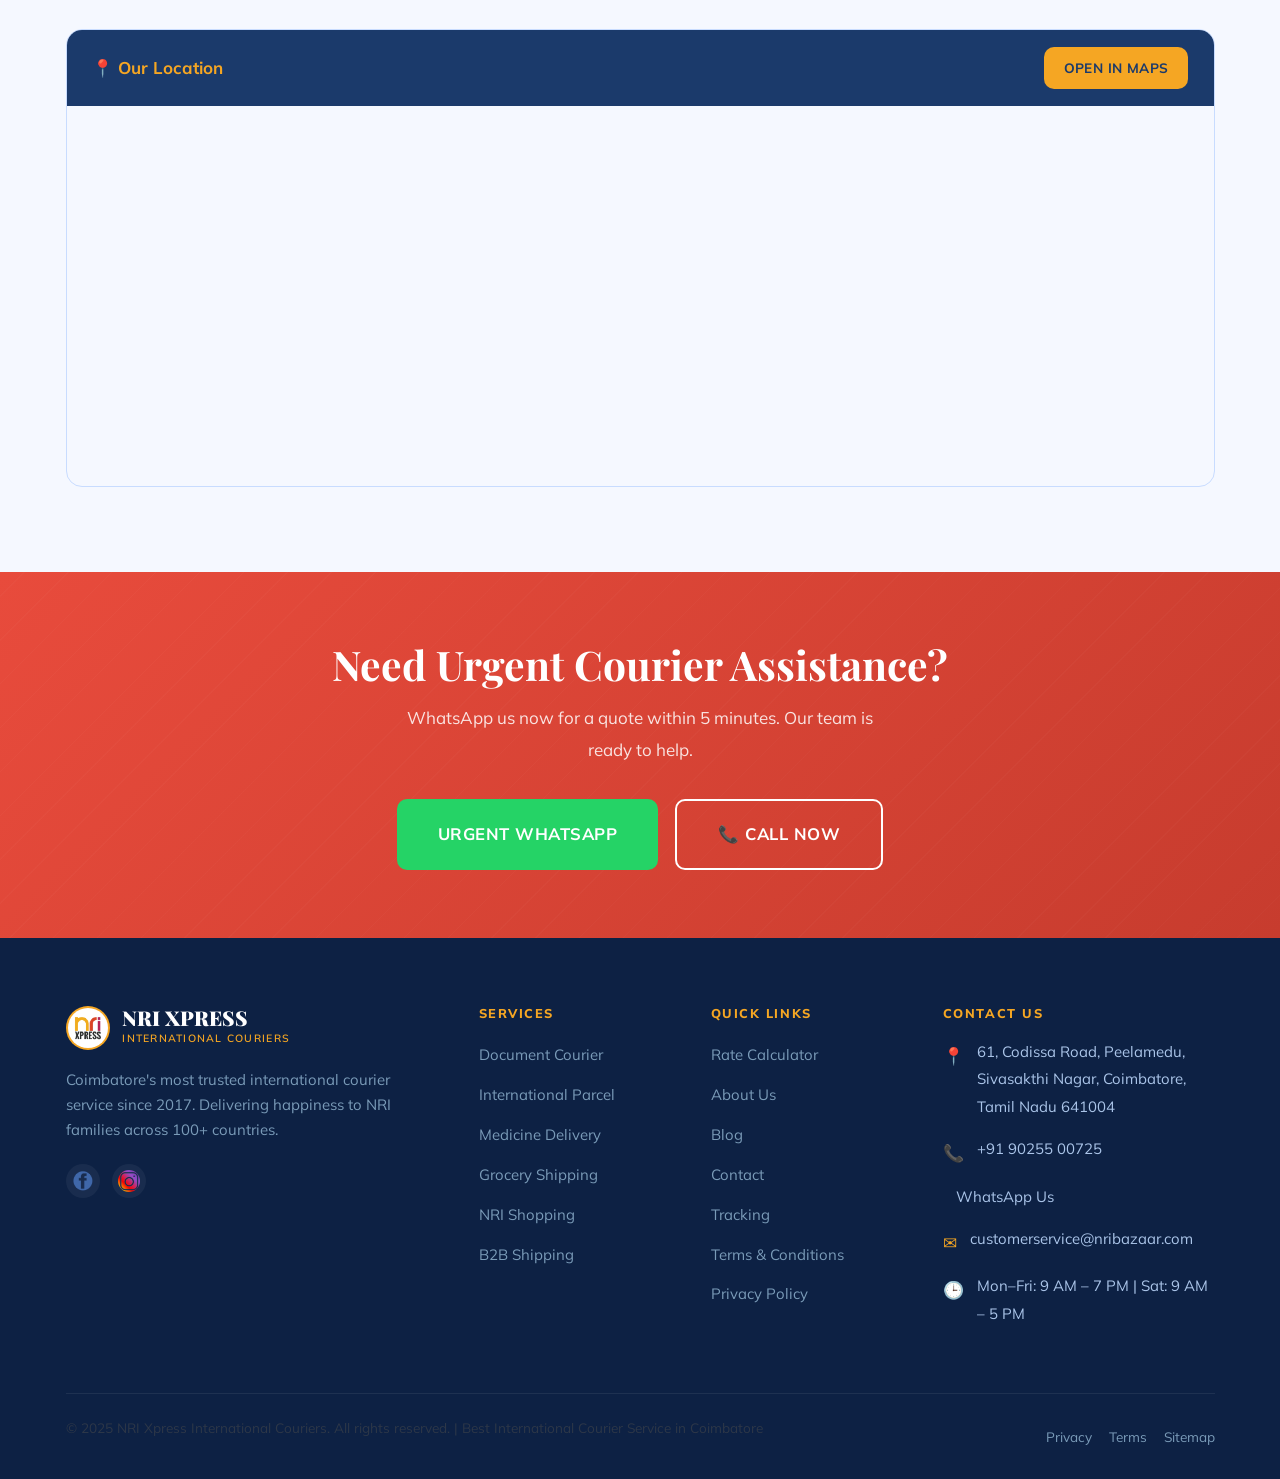
<file: contact.html>
<!DOCTYPE html>
<html lang="en">

<head>
    <meta charset="UTF-8" />
    <meta name="viewport" content="width=device-width, initial-scale=1.0" />
    <title>International Commercial Courier Coimbatore | Contact Us</title>
    <meta name="description"
        content="Contact our team for courier from Coimbatore to Dubai, pickup booking, shipping enquiries, customs assistance and reliable delivery support worldwide.">
    <meta name="keywords"
        content="international courier charges per kg from Coimbatore, international commercial courier Coimbatore">
    <meta name="geo.region" content="IN-TN">
    <meta name="geo.placename" content="Coimbatore">
    <meta name="geo.position" content="11.0168;76.9558">
    <meta property="og:title" content="International Commercial Courier Coimbatore | Contact Us">
    <meta property="og:description"
        content="Contact our team for courier from Coimbatore to Dubai, pickup booking, shipping enquiries, customs assistance and reliable delivery support worldwide.">
    <meta property="og:url" content="https://www.nrixpress.com/contact.html">
    <meta property="og:type" content="website">
    <meta property="og:locale" content="en_IN">
    <meta property="og:site_name" content="NRI Xpress">
    <meta property="og:image" content="https://www.nrixpress.com/images/nri-xpress-logo.png">
    <meta property="og:image:width" content="1200">
    <meta property="og:image:height" content="630">
    <link rel="canonical" href="https://www.nrixpress.com/contact">
    <link rel="stylesheet" href="style.css">
    <link rel="preconnect" href="https://fonts.googleapis.com">
    <link rel="preconnect" href="https://fonts.gstatic.com" crossorigin>
    <link
        href="https://fonts.googleapis.com/css2?family=Playfair+Display:wght@700;900&family=Mulish:wght@300;400;500;600;700;800&display=swap"
        rel="stylesheet">

    <link rel="icon"
        href="data:image/svg+xml,<svg xmlns='http://www.w3.org/2000/svg' viewBox='0 0 100 100'><text y='.9em' font-size='90'>✈️</text></svg>">

    <!-- Google tag (gtag.js) -->
    <script async src="https://www.googletagmanager.com/gtag/js?id=G-X2YH6VDK1D"></script>
    <script>
        window.dataLayer = window.dataLayer || [];
        function gtag() { dataLayer.push(arguments); }
        gtag('js', new Date());

        gtag('config', 'G-X2YH6VDK1D');
    </script>
</head>

<body>

    <header id="site-header">
        <div class="header-top">
            <div class="container">
                <span>📍61, Codissa Road, Peelamedu, Sivasakthi Nagar, Coimbatore, Tamil Nadu 641004</span>
                <div class="header-top-links">
                    <a href="tel:+919025500725">📞 +91 90255 00725</a>
                    <a href="https://wa.me/919025500725" target="_blank"> WhatsApp</a>
                    <a href="mailto:customerservice@nribazaar.com">✉ customerservice@nribazaar.com</a>
                </div>
            </div>
        </div>
        <div class="container">
            <nav class="nav-wrapper">
                <a href="index.html" class="logo">
                    <div class="logo-icon"><img src="logo.png" alt="NRI Xpress international courier service in Coimbatore" loading="lazy">
                    </div>
                    <div class="logo-text">
                        <div class="logo-name">NRI XPRESS</div>
                        <div class="logo-sub">International Couriers</div>
                    </div>
                </a>
                <ul class="nav-links">
                    <li><a href="index.html">Home</a></li>
                    <li><a href="services.html">Services</a></li>
                    <li><a href="calculator.html">Rate Calculator</a></li>
                    <li><a href="blog.html">Blog</a></li>
                    <li><a href="about.html">About</a></li>
                    <li><a href="contact.html" class="active">Contact</a></li>
                </ul>
                <div class="nav-cta"><a href="calculator.html" class="btn btn-gold btn-sm">Get Quote</a><a
                        href="https://wa.me/919025500725" class="btn btn-whatsapp btn-sm" target="_blank">
                        WhatsApp</a></div>
                <button class="hamburger"
                    aria-label="Toggle navigation"><span></span><span></span><span></span></button>
            </nav>
        </div>
        <nav class="mobile-nav"><a href="index.html">🏠 Home</a><a href="services.html">📦 Services</a><a
                href="calculator.html">💰 Rate Calculator</a><a href="blog.html">📝 Blog</a><a href="about.html">🏢
                About</a><a href="contact.html">📞 Contact</a>
            <div class="mobile-cta"><a href="https://wa.me/919025500725" class="btn btn-whatsapp btn-sm"
                    target="_blank"> WhatsApp</a></div>
        </nav>
    </header>

    <main>
        <section class="page-hero">
            <div class="container">
                <nav class="breadcrumb"><a href="index.html">Home</a><span>/</span><span>Contact Us</span></nav>
                <h1>Get in <span class="text-gold">Touch</span></h1>
                <p>Reach out for courier quotes, pickup scheduling, or any queries. We respond within 30 minutes during
                    business hours.</p>
            </div>
        </section>

        <!-- Quick Contact Buttons -->
        <div style="background:var(--gold);padding:1.5rem 0;">
            <div class="container" style="display:flex;gap:1rem;justify-content:center;flex-wrap:wrap;">
                <a href="tel:+919025500725" class="btn btn-primary btn-lg">📞 Call: +91 90255 00725</a>
                <a href="https://wa.me/919025500725?text=Hello%20NRI%20Xpress!%20I%20need%20courier%20assistance."
                    class="btn btn-whatsapp btn-lg" target="_blank" rel="noopener"> WhatsApp Now</a>
                <a href="mailto:info@nrixpress.com" class="btn btn-outline-dark btn-lg">✉ Email Us</a>
            </div>
        </div>

        <!-- Contact Section -->
        <section class="contact-section">
            <div class="container">
                <div class="contact-grid">
                    <!-- Info Card -->
                    <div class="contact-info-card">
                        <h3>📍 Our Office</h3>
                        <div class="contact-detail">
                            <div class="contact-detail-icon">📍</div>
                            <div class="contact-detail-text">
                                <div class="label">Address</div>
                                <div class="value">61, Codissa Road, Peelamedu, Sivasakthi Nagar, Coimbatore, Tamil Nadu
                                    641004<br>Tamil Nadu,
                                    India</div>
                            </div>
                        </div>
                        <div class="contact-detail">
                            <div class="contact-detail-icon">📞</div>
                            <div class="contact-detail-text">
                                <div class="label">Phone</div>
                                <div class="value"><a href="tel:+919025500725">+91 90255 00725</a></div>
                            </div>
                        </div>
                        <div class="contact-detail">
                            <div class="contact-detail-icon"></div>
                            <div class="contact-detail-text">
                                <div class="label">WhatsApp</div>
                                <div class="value"><a href="https://wa.me/919025500725" target="_blank"
                                        rel="noopener">+91 90255 00725</a></div>
                            </div>
                        </div>
                        <div class="contact-detail">
                            <div class="contact-detail-icon">✉</div>
                            <div class="contact-detail-text">
                                <div class="label">Email</div>
                                <div class="value"><a href="mailto:info@nrixpress.com">info@nrixpress.com</a></div>
                            </div>
                        </div>
                        <div class="contact-detail" style="border-bottom:none;">
                            <div class="contact-detail-icon">🕒</div>
                            <div class="contact-detail-text">
                                <div class="label">Working Hours</div>
                                <div class="hours-list" style="margin-top:0.5rem;">
                                    <div class="hours-row"><span class="day">Monday – Friday</span><span
                                            class="time">9:00 AM – 7:00 PM</span></div>
                                    <div class="hours-row"><span class="day">Saturday</span><span class="time">9:00 AM –
                                            5:00 PM</span></div>
                                    <div class="hours-row"><span class="day">Sunday</span><span class="time"
                                            style="color:#e57373;">Closed</span></div>
                                </div>
                            </div>
                        </div>
                        <div class="quick-contact-btns">
                            <a href="tel:+919025500725" class="btn btn-primary">📞 Click to Call</a>
                            <a href="https://wa.me/919025500725?text=Hello!%20I%20want%20a%20courier%20quote%20from%20Coimbatore."
                                class="btn btn-whatsapp" target="_blank" rel="noopener"> Chat on WhatsApp</a>
                        </div>
                    </div>

                    <!-- Contact Form -->
                    <div class="contact-form-card">
                        <h3>Send Us a Message</h3>
                        <form id="contactForm" novalidate>
                            <div class="form-row">
                                <div class="form-group-light">
                                    <label for="contactName">Your Name *</label>
                                    <input type="text" id="contactName" class="form-control-light"
                                        placeholder="Rajan Murugesan" required autocomplete="name">
                                    <span class="form-error" id="contactNameError"></span>
                                </div>
                                <div class="form-group-light">
                                    <label for="contactPhone">Phone / WhatsApp *</label>
                                    <input type="tel" id="contactPhone" class="form-control-light"
                                        placeholder="+91 90255 00725" required autocomplete="tel">
                                    <span class="form-error" id="contactPhoneError"></span>
                                </div>
                            </div>
                            <div class="form-group-light">
                                <label for="contactEmail">Email Address *</label>
                                <input type="email" id="contactEmail" class="form-control-light"
                                    placeholder="you@example.com" required autocomplete="email">
                                <span class="form-error" id="contactEmailError"></span>
                            </div>
                            <div class="form-row">
                                <div class="form-group-light">
                                    <label for="contactDestination">Destination Country</label>
                                    <select id="contactDestination" class="form-control-light">
                                        <option value="">Select country…</option>
                                        <option>🇺🇸 United States</option>
                                        <option>🇬🇧 United Kingdom</option>
                                        <option>🇨🇦 Canada</option>
                                        <option>🇦🇺 Australia</option>
                                        <option>🇦🇪 UAE / Dubai</option>
                                        <option>🇸🇬 Singapore</option>
                                        <option>🇩🇪 Germany</option>
                                        <option>🇳🇿 New Zealand</option>
                                        <option>Other</option>
                                    </select>
                                </div>
                                <div class="form-group-light">
                                    <label for="contactService">Service Required</label>
                                    <select id="contactService" class="form-control-light">
                                        <option value="">Select service…</option>
                                        <option>📄 Document Courier</option>
                                        <option>📦 Parcel / Package</option>
                                        <option>💊 Medicine Shipping</option>
                                        <option>🛒 Grocery / Food</option>
                                        <option>🛍️ NRI Personal Shopping</option>
                                        <option>❓ General Enquiry</option>
                                    </select>
                                </div>
                            </div>
                            <div class="form-group-light">
                                <label for="contactMessage">Message *</label>
                                <textarea id="contactMessage" class="form-control-light"
                                    placeholder="Describe your shipment (destination, weight, contents) or ask us anything…"
                                    required rows="4"></textarea>
                                <span class="form-error" id="contactMessageError"></span>
                            </div>
                            <button type="submit" class="btn btn-primary btn-lg"
                                style="width:100%;justify-content:center;margin-top:0.5rem;">
                                📨 Send Message
                            </button>
                            <div class="form-success" id="formSuccess">
                                ✅ Thank you! Your message has been received. We'll respond within 30 minutes during
                                business hours.
                            </div>
                        </form>
                    </div>
                </div>

                <!-- Map embed placeholder -->
                <div style="margin-top:3rem;border-radius:16px;overflow:hidden;border:1px solid var(--border);">
                    <div
                        style="background:var(--dark);padding:1rem 1.5rem;display:flex;justify-content:space-between;align-items:center;">
                        <span style="color:var(--gold);font-weight:700;">📍 Our Location</span>
                        <a href="https://maps.google.com/?q=45+Nehru+Street+Gandhipuram+Coimbatore" target="_blank"
                            rel="noopener" class="btn btn-gold btn-sm">Open in Maps</a>
                    </div>
                    <iframe
                        src="https://www.google.com/maps/embed?pb=!1m18!1m12!1m3!1d3915.9789306181183!2d77.0237464!3d11.040206399999997!2m3!1f0!2f0!3f0!3m2!1i1024!2i768!4f13.1!3m3!1m2!1s0x3ba857ed11136277%3A0x6d32a94723a9450c!2sNRI%20Xpress%20International%20Couriers!5e0!3m2!1sen!2sin!4v1776433004284!5m2!1sen!2sin"
                        width="100%" height="380" style="border:0;display:block;" allowfullscreen="" loading="lazy"
                        title="NRI Xpress International Courier" referrerpolicy="no-referrer-when-downgrade">
                    </iframe>
                </div>
            </div>
        </section>

        <section class="cta-banner">
            <div class="container">
                <h2>Need Urgent Courier Assistance?</h2>
                <p>WhatsApp us now for a quote within 5 minutes. Our team is ready to help.</p>
                <div class="cta-btns">
                    <a href="https://wa.me/919025500725?text=URGENT%3A%20I%20need%20courier%20help%20from%20Coimbatore."
                        class="btn btn-whatsapp btn-lg" target="_blank"> Urgent WhatsApp</a>
                    <a href="tel:+919025500725" class="btn btn-outline btn-lg">📞 Call Now</a>
                </div>
            </div>
        </section>
    </main>

    <!-- ===== FOOTER ===== -->
    <footer id="site-footer" aria-label="Site footer">
        <div class="container">
            <div class="footer-grid">
                <div class="footer-brand">
                    <a href="index.html" class="logo">
                        <div class="logo-icon"><img src="logo.png" alt="NRI Xpress international courier service in Coimbatore" loading="lazy"></div>
                        <div class="logo-text">
                            <div class="logo-name">NRI XPRESS</div>
                            <div class="logo-sub">International Couriers</div>
                        </div>
                    </a>
                    <p style="margin-top:1rem;">Coimbatore's most trusted international courier service since 2017.
                        Delivering happiness to NRI families across 100+ countries.</p>
                    <div class="social-links" style="margin-top:1.25rem;">
                        <a href="https://www.facebook.com/nrixpress" aria-label="Facebook"><img src="facebook.png"
                                alt="facebook" loading="lazy"></a>
                        <a href="https://www.instagram.com/nri.xpress/" aria-label="Instagram"><img src="instagram.png"
                                alt="instagram" loading="lazy"></a>
                    </div>
                </div>
                <div class="footer-col">
                    <h4>Services</h4>
                    <ul>
                        <li><a href="services.html#documents">Document Courier</a></li>
                        <li><a href="services.html#parcels">International Parcel</a></li>
                        <li><a href="services.html#medicine">Medicine Delivery</a></li>
                        <li><a href="services.html#grocery">Grocery Shipping</a></li>
                        <li><a href="services.html#shopping">NRI Shopping</a></li>
                        <li><a href="services.html#b2b">B2B Shipping</a></li>
                    </ul>
                </div>
                <div class="footer-col">
                    <h4>Quick Links</h4>
                    <ul>
                        <li><a href="calculator.html">Rate Calculator</a></li>
                        <li><a href="about.html">About Us</a></li>
                        <li><a href="blog.html">Blog</a></li>
                        <li><a href="contact.html">Contact</a></li>
                        <li><a href="#">Tracking</a></li>
                        <li><a href="#">Terms &amp; Conditions</a></li>
                        <li><a href="#">Privacy Policy</a></li>
                    </ul>
                </div>
                <div class="footer-col">
                    <h4>Contact Us</h4>
                    <div class="footer-contact-item">
                        <span class="icon">📍</span>
                        <span>61, Codissa Road, Peelamedu, Sivasakthi Nagar, Coimbatore, Tamil Nadu 641004</span>
                    </div>
                    <div class="footer-contact-item">
                        <span class="icon">📞</span>
                        <a href="tel:+919025500725">+91 90255 00725</a>
                    </div>
                    <div class="footer-contact-item">
                        <span class="icon"></span>
                        <a href="https://wa.me/919025500725" target="_blank">WhatsApp Us</a>
                    </div>
                    <div class="footer-contact-item">
                        <span class="icon">✉</span>
                        <a href="mailto:customerservice@nribazaar.com">customerservice@nribazaar.com</a>
                    </div>
                    <div class="footer-contact-item">
                        <span class="icon">🕒</span>
                        <span>Mon–Fri: 9 AM – 7 PM | Sat: 9 AM – 5 PM</span>
                    </div>
                </div>
            </div>
            <div class="footer-bottom">
                <p>© 2025 NRI Xpress International Couriers. All rights reserved. | Best International Courier Service
                    in Coimbatore</p>
                <div class="footer-bottom-links" style="display:flex; gap:1rem;">
                    <a href="#">Privacy</a>
                    <a href="#">Terms</a>
                    <a href="#">Sitemap</a>
                </div>
            </div>
        </div>
    </footer>

    <!-- Floating WhatsApp -->
    <a href="https://wa.me/919025500725?text=Hello%20NRI%20Xpress!%20I%20need%20courier%20assistance."
        class="whatsapp-float" target="_blank" rel="noopener" aria-label="Chat on WhatsApp"><img src="whatsapp.png"
            alt="whatsapp" loading="lazy"></a>

    <!-- Scroll to Top -->
    <button class="scroll-top" aria-label="Scroll to top">↑</button>

    <script src="script.js"></script>
    <!-- Live status pill -->
    <div class="live-status">
        <span class="status-dot open"></span>
        <span class="status-text">We're open now</span>
    </div>

</body>

</html>
</file>
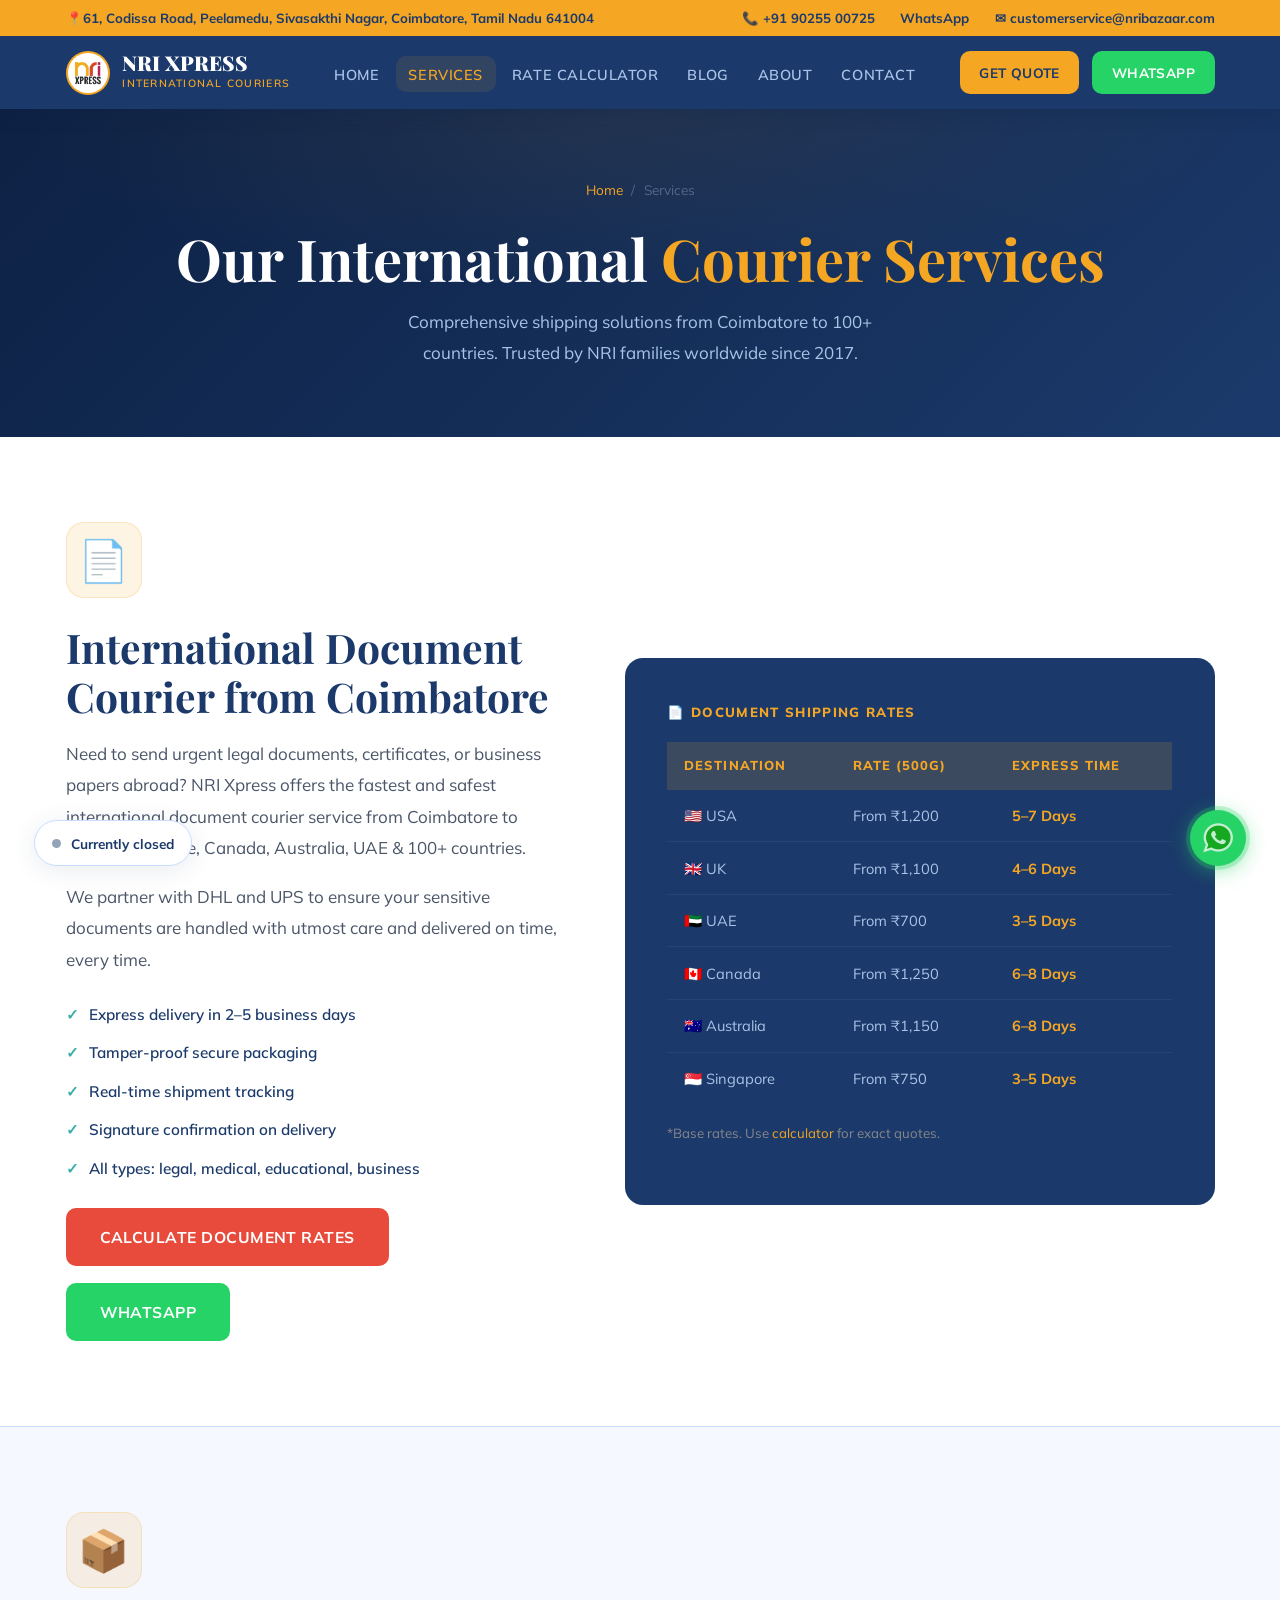
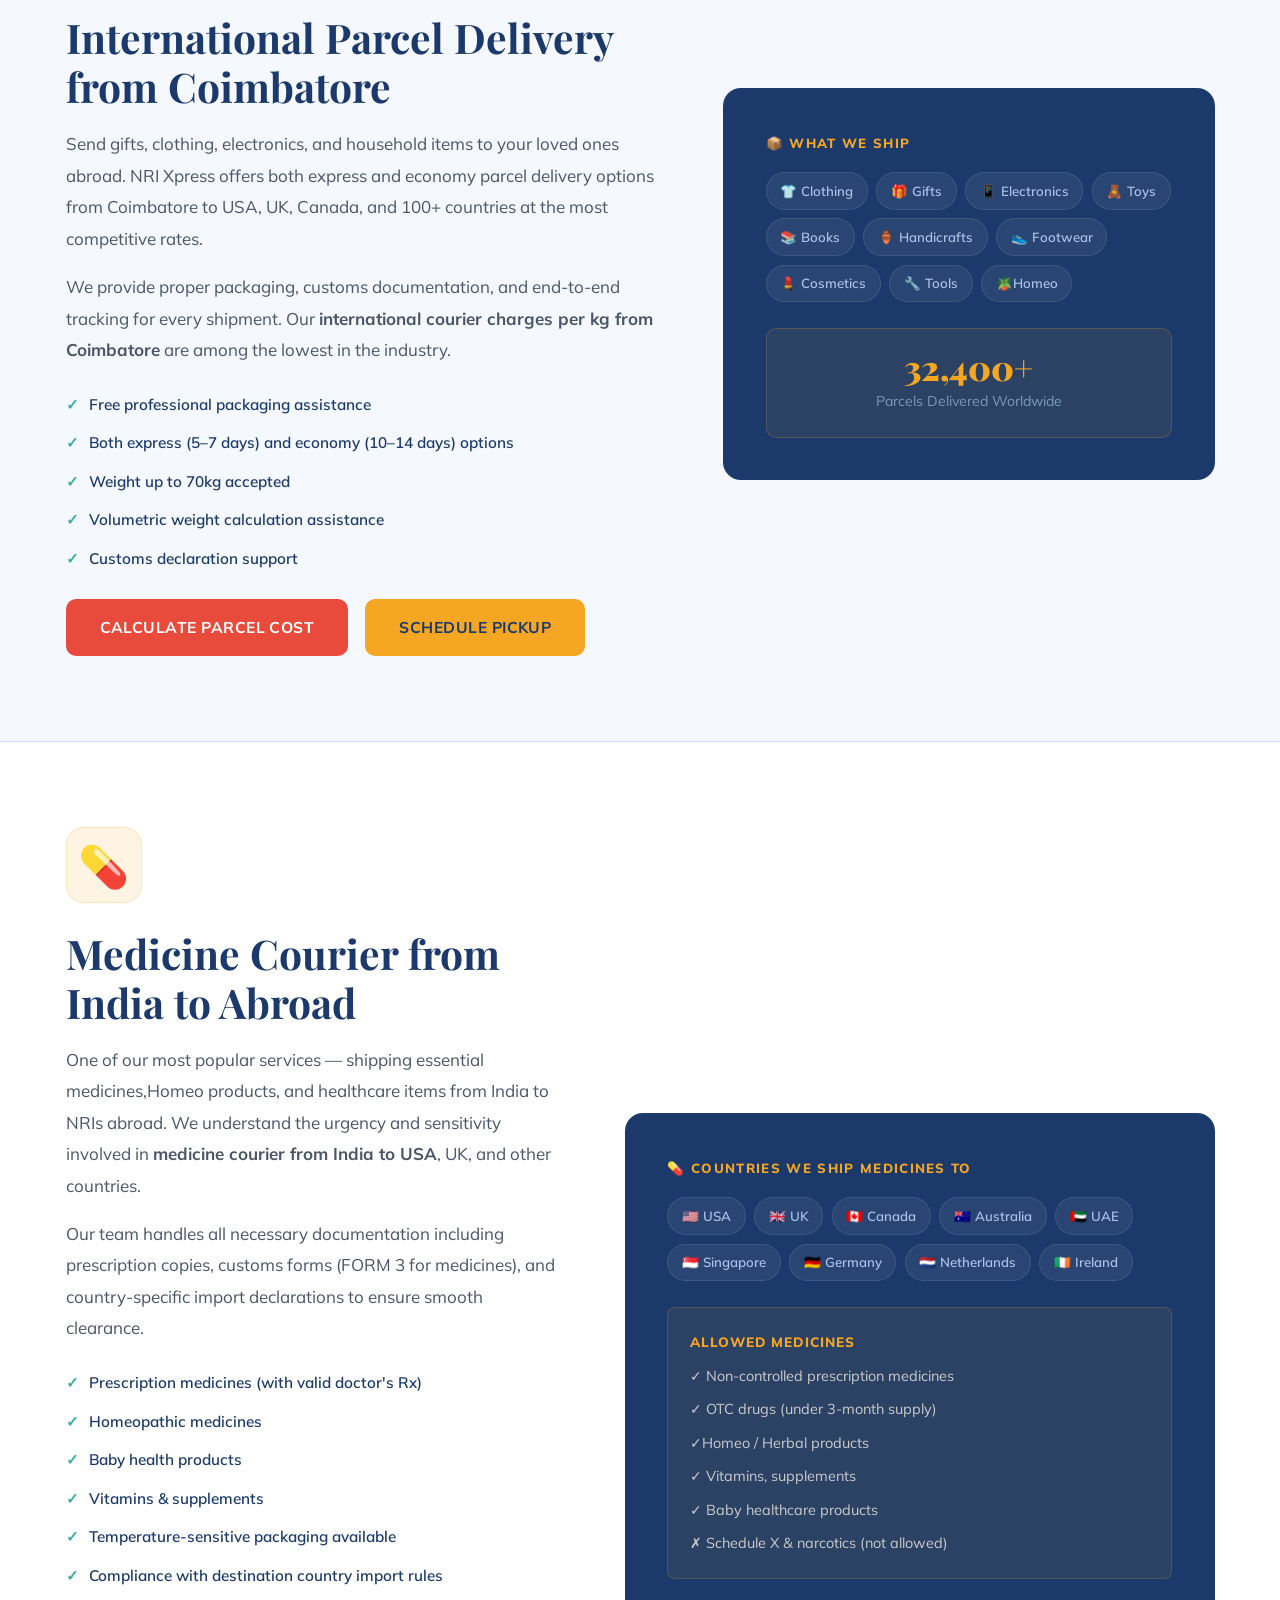
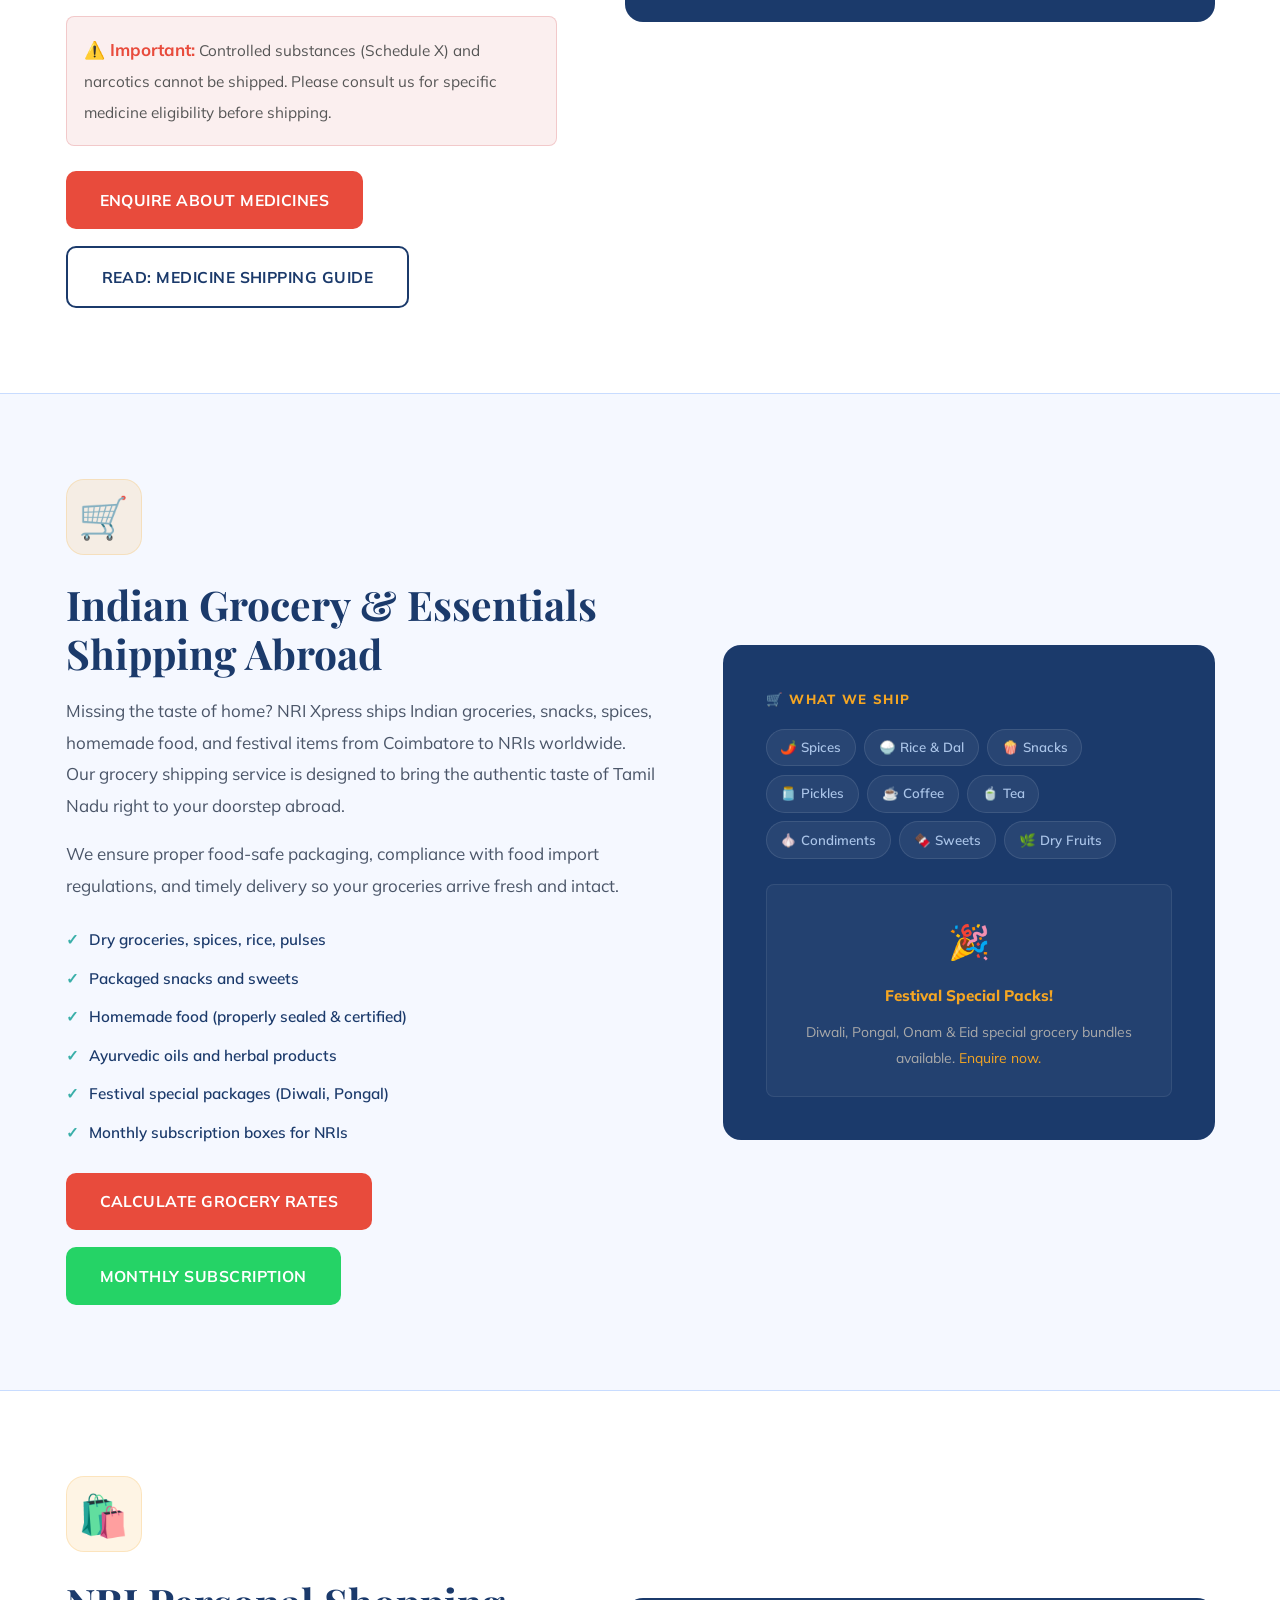
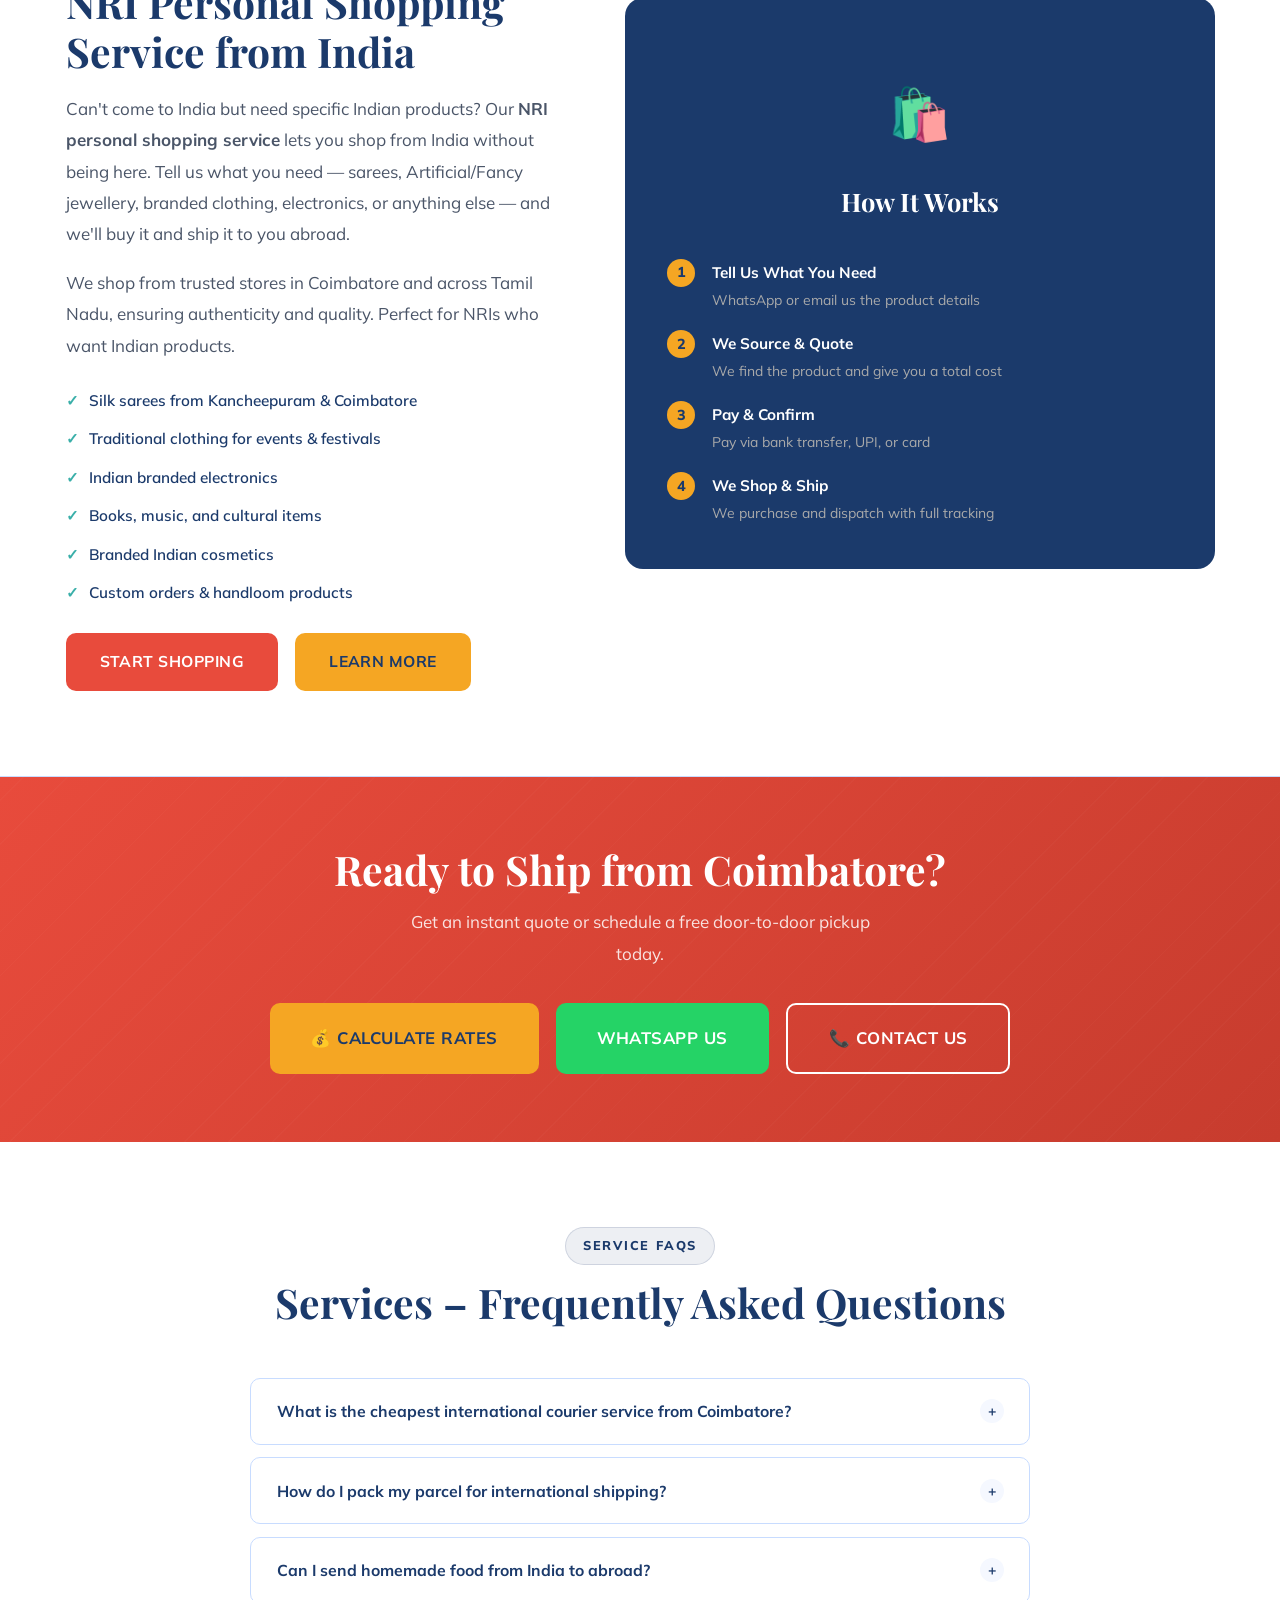
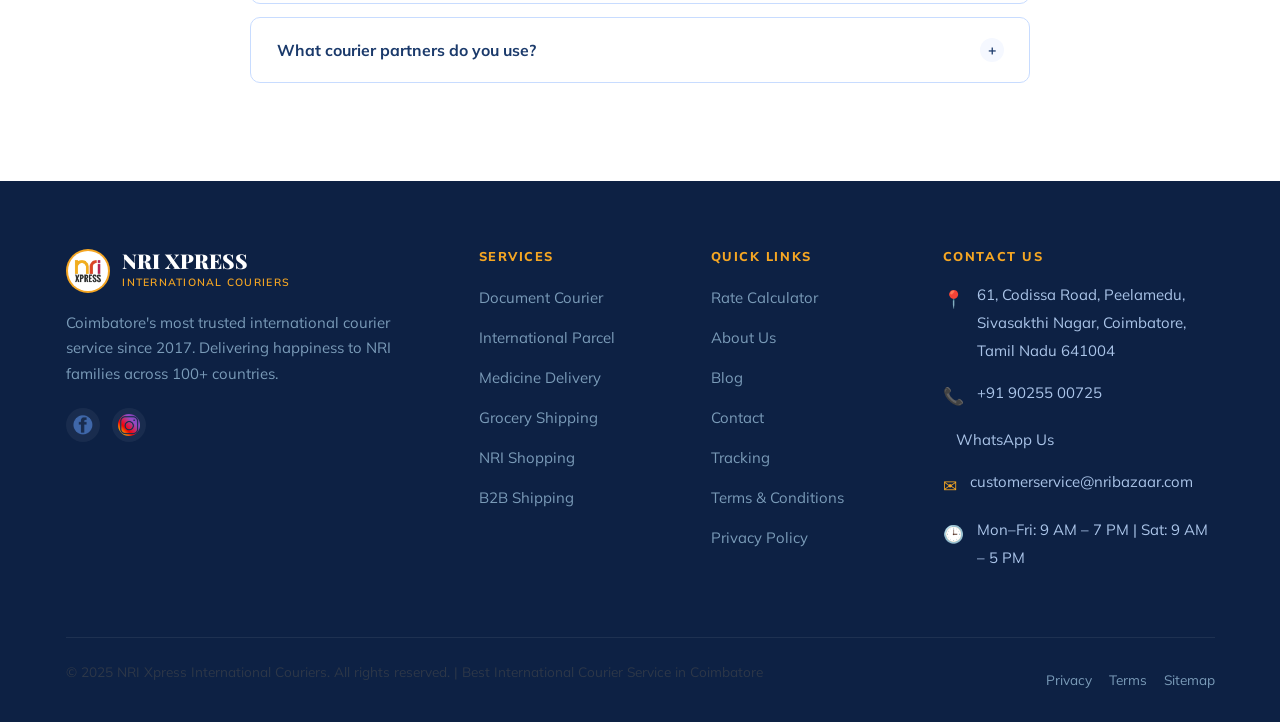
<file: services.html>
<!DOCTYPE html>
<html lang="en">

<head>
    <meta charset="UTF-8" />
    <meta name="viewport" content="width=device-width, initial-scale=1.0" />
    <title>International Document Courier Coimbatore | Express Service</title>
    <meta name="description"
        content="Choose food courier from Coimbatore to abroad and courier from Coimbatore to UK with doorstep pickup, customs support and live tracking for global delivery.">
    <meta name="keywords"
        content="courier from Coimbatore to UK, courier from Coimbatore to Canada">
    <link rel="canonical" href="https://www.nrixpress.com/services">
    <meta property="og:title" content="International Document Courier Coimbatore | Express Service">
    <meta property="og:description"
        content="Choose food courier from Coimbatore to abroad and courier from Coimbatore to UK with doorstep pickup, customs support and live tracking for global delivery.">
    <meta property="og:url" content="https://www.nrixpress.com/services.html">
    <meta name="geo.region" content="IN-TN">
    <meta name="geo.placename" content="Coimbatore">
    <meta name="geo.position" content="11.0168;76.9558">
    <meta property="og:title" content="International Document Courier Coimbatore | Express Service">
    <meta property="og:description"
        content="Choose food courier from Coimbatore to abroad and courier from Coimbatore to UK with doorstep pickup, customs support and live tracking for global delivery.">
    <meta property="og:url" content="https://www.nrixpress.com/services.html">
    <meta property="og:type" content="website">
    <meta property="og:locale" content="en_IN">
    <meta property="og:site_name" content="NRI Xpress">
    <meta property="og:image" content="https://www.nrixpress.com/images/nri-xpress-logo.png">
    <meta property="og:image:width" content="1200">
    <meta property="og:image:height" content="630">
    <link rel="stylesheet" href="style.css">
    <link rel="preconnect" href="https://fonts.googleapis.com">
    <link rel="preconnect" href="https://fonts.gstatic.com" crossorigin>
    <link
        href="https://fonts.googleapis.com/css2?family=Playfair+Display:wght@700;900&family=Mulish:wght@300;400;500;600;700;800&display=swap"
        rel="stylesheet">

    <link rel="icon"
        href="data:image/svg+xml,<svg xmlns='http://www.w3.org/2000/svg' viewBox='0 0 100 100'><text y='.9em' font-size='90'>✈️</text></svg>">

    <!-- Google tag (gtag.js) -->
    <script async src="https://www.googletagmanager.com/gtag/js?id=G-X2YH6VDK1D"></script>
    <script>
        window.dataLayer = window.dataLayer || [];
        function gtag() { dataLayer.push(arguments); }
        gtag('js', new Date());

        gtag('config', 'G-X2YH6VDK1D');
    </script>
</head>

<body>

    <header id="site-header">
        <div class="header-top">
            <div class="container">
                <span>📍61, Codissa Road, Peelamedu, Sivasakthi Nagar, Coimbatore, Tamil Nadu 641004</span>
                <div class="header-top-links">
                    <a href="tel:+919025500725">📞 +91 90255 00725</a>
                    <a href="https://wa.me/919025500725" target="_blank"> WhatsApp</a>
                    <a href="mailto:customerservice@nribazaar.com">✉ customerservice@nribazaar.com</a>
                </div>
            </div>
        </div>
        </div>
        <div class="container">
            <nav class="nav-wrapper">
                <a href="index.html" class="logo">
                    <div class="logo-icon"><img src="logo.png" alt="NRI Xpress international courier service in Coimbatore" loading="lazy">
                    </div>
                    <div class="logo-text">
                        <div class="logo-name">NRI XPRESS</div>
                        <div class="logo-sub">International Couriers</div>
                    </div>
                </a>
                <ul class="nav-links">
                    <li><a href="index.html">Home</a></li>
                    <li><a href="services.html" class="active">Services</a></li>
                    <li><a href="calculator.html">Rate Calculator</a></li>
                    <li><a href="blog.html">Blog</a></li>
                    <li><a href="about.html">About</a></li>
                    <li><a href="contact.html">Contact</a></li>
                </ul>
                <div class="nav-cta">
                    <a href="calculator.html" class="btn btn-gold btn-sm">Get Quote</a>
                    <a href="https://wa.me/919025500725" class="btn btn-whatsapp btn-sm" target="_blank"> WhatsApp</a>
                </div>
                <button class="hamburger"
                    aria-label="Toggle navigation"><span></span><span></span><span></span></button>
            </nav>
        </div>
        <nav class="mobile-nav">
            <a href="index.html">🏠 Home</a>
            <a href="services.html">📦 Services</a>
            <a href="calculator.html">💰 Rate Calculator</a>
            <a href="blog.html">📝 Blog</a>
            <a href="about.html">🏢 About Us</a>
            <a href="contact.html">📞 Contact</a>
            <div class="mobile-cta">
                <a href="calculator.html" class="btn btn-primary btn-sm">Get Quote</a>
                <a href="https://wa.me/919025500725" class="btn btn-whatsapp btn-sm" target="_blank"> WhatsApp</a>
            </div>
        </nav>
    </header>

    <main>
        <section class="page-hero">
            <div class="container">
                <nav class="breadcrumb"><a href="index.html">Home</a><span>/</span><span>Services</span></nav>
                <h1>Our International <span class="text-gold">Courier Services</span></h1>
                <p>Comprehensive shipping solutions from Coimbatore to 100+ countries. Trusted by NRI families worldwide
                    since 2017.</p>
            </div>
        </section>

        <!-- SERVICE 1: DOCUMENTS -->
        <section id="documents" class="service-detail">
            <div class="container">
                <div class="service-detail-grid">
                    <div>
                        <div class="service-detail-icon">📄</div>
                        <h2>International Document Courier from Coimbatore</h2>
                        <p>Need to send urgent legal documents, certificates, or business papers abroad? NRI
                            Xpress offers the fastest and safest international document courier service from Coimbatore
                            to USA, UK, Europe, Canada, Australia, UAE & 100+ countries.</p>
                        <p>We partner with DHL and UPS to ensure your sensitive documents are handled with
                            utmost care and delivered on time, every time.</p>
                        <ul class="feature-list">
                            <li>Express delivery in 2–5 business days</li>
                            <li>Tamper-proof secure packaging</li>
                            <li>Real-time shipment tracking</li>
                            <li>Signature confirmation on delivery</li>
                            <li>All types: legal, medical, educational, business</li>
                        </ul>
                        <div style="display:flex;gap:1rem;flex-wrap:wrap;margin-top:1.5rem;">
                            <a href="calculator.html" class="btn btn-primary">Calculate Document Rates</a>
                            <a href="https://wa.me/919025500725?text=I%20need%20to%20send%20documents%20internationally"
                                class="btn btn-whatsapp" target="_blank"> WhatsApp</a>
                        </div>
                    </div>
                    <div class="service-visual">
                        <div class="coverage-title"
                            style="color:var(--gold);font-size:0.78rem;letter-spacing:0.1em;text-transform:uppercase;font-weight:800;margin-bottom:1rem;">
                            📄 Document Shipping Rates</div>
                        <div style="overflow-x: auto; -webkit-overflow-scrolling: touch;">
                            <table class="rate-table">
                                <thead>
                                    <tr>
                                        <th>Destination</th>
                                        <th>Rate (500g)</th>
                                        <th>Express Time</th>
                                    </tr>
                                </thead>
                                <tbody>
                                    <tr>
                                        <td>🇺🇸 USA</td>
                                        <td>From ₹1,200</td>
                                        <td>5–7 Days</td>
                                    </tr>
                                    <tr>
                                        <td>🇬🇧 UK</td>
                                        <td>From ₹1,100</td>
                                        <td>4–6 Days</td>
                                    </tr>
                                    <tr>
                                        <td>🇦🇪 UAE</td>
                                        <td>From ₹700</td>
                                        <td>3–5 Days</td>
                                    </tr>
                                    <tr>
                                        <td>🇨🇦 Canada</td>
                                        <td>From ₹1,250</td>
                                        <td>6–8 Days</td>
                                    </tr>
                                    <tr>
                                        <td>🇦🇺 Australia</td>
                                        <td>From ₹1,150</td>
                                        <td>6–8 Days</td>
                                    </tr>
                                    <tr>
                                        <td>🇸🇬 Singapore</td>
                                        <td>From ₹750</td>
                                        <td>3–5 Days</td>
                                    </tr>
                                </tbody>
                            </table>
                        </div>
                        <p style="color:#888;font-size:0.78rem;margin-top:1rem;">*Base rates. Use <a
                                href="calculator.html" style="color:var(--gold)">calculator</a> for exact quotes.</p>
                    </div>
                </div>
            </div>
        </section>

        <!-- SERVICE 2: PARCELS -->
        <section id="parcels" class="service-detail">
            <div class="container">
                <div class="service-detail-grid reverse">
                    <div class="service-visual">
                        <div class="coverage-title"
                            style="color:var(--gold);font-size:0.78rem;letter-spacing:0.1em;text-transform:uppercase;font-weight:800;margin-bottom:1rem;">
                            📦 What We Ship</div>
                        <div class="country-tags" style="margin:0 0 1.5rem;">
                            <span class="country-tag">👕 Clothing</span>
                            <span class="country-tag">🎁 Gifts</span>
                            <span class="country-tag">📱 Electronics</span>
                            <span class="country-tag">🧸 Toys</span>
                            <span class="country-tag">📚 Books</span>
                            <span class="country-tag">🏺 Handicrafts</span>
                            <span class="country-tag">👟 Footwear</span>
                            <span class="country-tag">💄 Cosmetics</span>
                            <span class="country-tag">🔧 Tools</span>
                            <span class="country-tag">🪴Homeo </span>
                        </div>
                        <div class="big-stat" style="padding:1.25rem;">
                            <span class="number" style="font-size:2rem;" data-target="50000"
                                data-suffix="+">50,000+</span>
                            <span class="label">Parcels Delivered Worldwide</span>
                        </div>
                    </div>
                    <div>
                        <div class="service-detail-icon">📦</div>
                        <h2>International Parcel Delivery from Coimbatore</h2>
                        <p>Send gifts, clothing, electronics, and household items to your loved ones abroad. NRI Xpress
                            offers both express and economy parcel delivery options from Coimbatore to USA, UK, Canada,
                            and 100+ countries at the most competitive rates.</p>
                        <p>We provide proper packaging, customs documentation, and end-to-end tracking for every
                            shipment. Our <strong>international courier charges per kg from Coimbatore</strong> are
                            among the lowest in the industry.</p>
                        <ul class="feature-list">
                            <li>Free professional packaging assistance</li>
                            <li>Both express (5–7 days) and economy (10–14 days) options</li>
                            <li>Weight up to 70kg accepted</li>
                            <li>Volumetric weight calculation assistance</li>
                            <li>Customs declaration support</li>
                        </ul>
                        <div style="display:flex;gap:1rem;flex-wrap:wrap;margin-top:1.5rem;">
                            <a href="calculator.html" class="btn btn-primary">Calculate Parcel Cost</a>
                            <a href="contact.html" class="btn btn-gold">Schedule Pickup</a>
                        </div>
                    </div>
                </div>
            </div>
        </section>

        <!-- SERVICE 3: MEDICINE -->
        <section id="medicine" class="service-detail">
            <div class="container">
                <div class="service-detail-grid">
                    <div>
                        <div class="service-detail-icon">💊</div>
                        <h2>Medicine Courier from India to Abroad</h2>
                        <p>One of our most popular services — shipping essential medicines,Homeo products, and
                            healthcare items from India to NRIs abroad. We understand the urgency and sensitivity
                            involved in <strong>medicine courier from India to USA</strong>, UK, and other countries.
                        </p>
                        <p>Our team handles all necessary documentation including prescription copies, customs forms
                            (FORM 3 for medicines), and country-specific import declarations to ensure smooth clearance.
                        </p>
                        <ul class="feature-list">
                            <li>Prescription medicines (with valid doctor's Rx)</li>
                            <li>Homeopathic medicines</li>
                            <li>Baby health products</li>
                            <li>Vitamins &amp; supplements</li>
                            <li>Temperature-sensitive packaging available</li>
                            <li>Compliance with destination country import rules</li>
                        </ul>
                        <div
                            style="background:rgba(204,54,58,0.08);border:1px solid rgba(204,54,58,0.2);border-radius:8px;padding:1rem;margin:1.5rem 0;">
                            <strong style="color:var(--red);">⚠️ Important:</strong> <span
                                style="font-size:0.9rem;color:#555;">Controlled substances (Schedule X) and narcotics
                                cannot be shipped. Please consult us for specific medicine eligibility before
                                shipping.</span>
                        </div>
                        <div style="display:flex;gap:1rem;flex-wrap:wrap;">
                            <a href="https://wa.me/919025500725?text=I%20need%20to%20send%20medicines%20abroad.%20Please%20advise."
                                class="btn btn-primary" target="_blank">Enquire About Medicines</a>
                            <a href="blog-post.html?post=send-medicines-abroad" class="btn btn-outline-dark">Read:
                                Medicine Shipping Guide</a>
                        </div>
                    </div>
                    <div class="service-visual">
                        <div class="coverage-title"
                            style="color:var(--gold);font-size:0.78rem;letter-spacing:0.1em;text-transform:uppercase;font-weight:800;margin-bottom:1rem;">
                            💊 Countries We Ship Medicines To</div>
                        <div class="country-tags" style="margin-bottom:1.5rem;">
                            <span class="country-tag">🇺🇸 USA</span>
                            <span class="country-tag">🇬🇧 UK</span>
                            <span class="country-tag">🇨🇦 Canada</span>
                            <span class="country-tag">🇦🇺 Australia</span>
                            <span class="country-tag">🇦🇪 UAE</span>
                            <span class="country-tag">🇸🇬 Singapore</span>
                            <span class="country-tag">🇩🇪 Germany</span>
                            <span class="country-tag">🇳🇱 Netherlands</span>
                            <span class="country-tag">🇮🇪 Ireland</span>
                        </div>
                        <div
                            style="padding:1.25rem;background:rgba(236,170,41,0.08);border:1px solid rgba(236,170,41,0.2);border-radius:8px;">
                            <div
                                style="color:var(--gold);font-weight:800;font-size:0.8rem;letter-spacing:0.08em;text-transform:uppercase;margin-bottom:0.5rem;">
                                Allowed Medicines</div>
                            <ul style="list-style:none;display:flex;flex-direction:column;gap:0.4rem;">
                                <li style="color:#ccc;font-size:0.85rem;">✓ Non-controlled prescription medicines</li>
                                <li style="color:#ccc;font-size:0.85rem;">✓ OTC drugs (under 3-month supply)</li>
                                <li style="color:#ccc;font-size:0.85rem;">✓Homeo / Herbal products</li>
                                <li style="color:#ccc;font-size:0.85rem;">✓ Vitamins, supplements</li>
                                <li style="color:#ccc;font-size:0.85rem;">✓ Baby healthcare products</li>
                                <li style="color:#ccc;font-size:0.85rem;">✗ Schedule X &amp; narcotics (not allowed)
                                </li>
                            </ul>
                        </div>
                    </div>
                </div>
            </div>
        </section>

        <!-- SERVICE 4: GROCERY -->
        <section id="grocery" class="service-detail">
            <div class="container">
                <div class="service-detail-grid reverse">
                    <div class="service-visual">
                        <div class="coverage-title"
                            style="color:var(--gold);font-size:0.78rem;letter-spacing:0.1em;text-transform:uppercase;font-weight:800;margin-bottom:1rem;">
                            🛒 What We Ship</div>
                        <div class="country-tags" style="margin-bottom:1.5rem;">
                            <span class="country-tag">🌶️ Spices</span>
                            <span class="country-tag">🍚 Rice &amp; Dal</span>
                            <span class="country-tag">🍿 Snacks</span>
                            <span class="country-tag">🫙 Pickles</span>
                            <span class="country-tag">☕ Coffee</span>
                            <span class="country-tag">🍵 Tea</span>
                            <span class="country-tag">🧄 Condiments</span>
                            <span class="country-tag">🍫 Sweets</span>
                            <span class="country-tag">🌿 Dry Fruits</span>
                        </div>
                        <div
                            style="padding:1.5rem;background:rgba(255,255,255,0.04);border:1px solid rgba(255,255,255,0.08);border-radius:8px;text-align:center;">
                            <div style="font-size:2rem;margin-bottom:0.5rem;">🎉</div>
                            <div style="color:var(--gold);font-weight:800;font-size:0.9rem;">Festival Special Packs!
                            </div>
                            <div style="color:#aaa;font-size:0.82rem;margin-top:0.5rem;">Diwali, Pongal, Onam &amp; Eid
                                special grocery bundles available. <a href="contact.html"
                                    style="color:var(--gold)">Enquire now.</a></div>
                        </div>
                    </div>
                    <div>
                        <div class="service-detail-icon">🛒</div>
                        <h2>Indian Grocery &amp; Essentials Shipping Abroad</h2>
                        <p>Missing the taste of home? NRI Xpress ships Indian groceries, snacks, spices, homemade food,
                            and festival items from Coimbatore to NRIs worldwide. Our grocery shipping service is
                            designed to bring the authentic taste of Tamil Nadu right to your doorstep abroad.</p>
                        <p>We ensure proper food-safe packaging, compliance with food import regulations, and timely
                            delivery so your groceries arrive fresh and intact.</p>
                        <ul class="feature-list">
                            <li>Dry groceries, spices, rice, pulses</li>
                            <li>Packaged snacks and sweets</li>
                            <li>Homemade food (properly sealed &amp; certified)</li>
                            <li>Ayurvedic oils and herbal products</li>
                            <li>Festival special packages (Diwali, Pongal)</li>
                            <li>Monthly subscription boxes for NRIs</li>
                        </ul>
                        <div style="display:flex;gap:1rem;flex-wrap:wrap;margin-top:1.5rem;">
                            <a href="calculator.html" class="btn btn-primary">Calculate Grocery Rates</a>
                            <a href="https://wa.me/919025500725?text=I%20want%20to%20send%20Indian%20groceries%20abroad."
                                class="btn btn-whatsapp" target="_blank"> Monthly Subscription</a>
                        </div>
                    </div>
                </div>
            </div>
        </section>

        <!-- SERVICE 5: NRI SHOPPING -->
        <section id="shopping" class="service-detail">
            <div class="container">
                <div class="service-detail-grid">
                    <div>
                        <div class="service-detail-icon">🛍️</div>
                        <h2>NRI Personal Shopping Service from India</h2>
                        <p>Can't come to India but need specific Indian products? Our <strong>NRI personal shopping
                                service</strong> lets you shop from India without being here. Tell us what you need —
                            sarees, Artificial/Fancy jewellery, branded clothing, electronics, or anything else — and
                            we'll buy it and
                            ship it to you abroad.</p>
                        <p>We shop from trusted stores in Coimbatore and across Tamil Nadu, ensuring authenticity and
                            quality. Perfect for NRIs who want Indian products.</p>
                        <ul class="feature-list">
                            <li>Silk sarees from Kancheepuram &amp; Coimbatore</li>
                            <li>Traditional clothing for events &amp; festivals</li>
                            <li>Indian branded electronics</li>
                            <li>Books, music, and cultural items</li>
                            <li>Branded Indian cosmetics</li>
                            <li>Custom orders &amp; handloom products</li>
                        </ul>
                        <div style="display:flex;gap:1rem;flex-wrap:wrap;margin-top:1.5rem;">
                            <a href="https://wa.me/919025500725?text=I%20need%20personal%20shopping%20service%20from%20India."
                                class="btn btn-primary" target="_blank">Start Shopping</a>
                            <a href="contact.html" class="btn btn-gold">Learn More</a>
                        </div>
                    </div>
                    <div class="service-visual">
                        <div style="text-align:center;padding:1.5rem;">
                            <div style="font-size:3rem;margin-bottom:1rem;">🛍️</div>
                            <div
                                style="color:var(--white);font-family:var(--font-display);font-size:1.5rem;font-weight:700;margin-bottom:0.5rem;">
                                How It Works</div>
                        </div>
                        <div style="display:flex;flex-direction:column;gap:1rem;">
                            <div style="display:flex;gap:1rem;align-items:flex-start;">
                                <div
                                    style="background:var(--gold);color:var(--dark);width:28px;height:28px;border-radius:50%;display:flex;align-items:center;justify-content:center;font-weight:800;font-size:0.85rem;flex-shrink:0;">
                                    1</div>
                                <div>
                                    <div style="color:var(--white);font-weight:700;font-size:0.9rem;">Tell Us What You
                                        Need</div>
                                    <div style="color:#aaa;font-size:0.82rem;">WhatsApp or email us the product details
                                    </div>
                                </div>
                            </div>
                            <div style="display:flex;gap:1rem;align-items:flex-start;">
                                <div
                                    style="background:var(--gold);color:var(--dark);width:28px;height:28px;border-radius:50%;display:flex;align-items:center;justify-content:center;font-weight:800;font-size:0.85rem;flex-shrink:0;">
                                    2</div>
                                <div>
                                    <div style="color:var(--white);font-weight:700;font-size:0.9rem;">We Source &amp;
                                        Quote</div>
                                    <div style="color:#aaa;font-size:0.82rem;">We find the product and give you a total
                                        cost</div>
                                </div>
                            </div>
                            <div style="display:flex;gap:1rem;align-items:flex-start;">
                                <div
                                    style="background:var(--gold);color:var(--dark);width:28px;height:28px;border-radius:50%;display:flex;align-items:center;justify-content:center;font-weight:800;font-size:0.85rem;flex-shrink:0;">
                                    3</div>
                                <div>
                                    <div style="color:var(--white);font-weight:700;font-size:0.9rem;">Pay &amp; Confirm
                                    </div>
                                    <div style="color:#aaa;font-size:0.82rem;">Pay via bank transfer, UPI, or card</div>
                                </div>
                            </div>
                            <div style="display:flex;gap:1rem;align-items:flex-start;">
                                <div
                                    style="background:var(--gold);color:var(--dark);width:28px;height:28px;border-radius:50%;display:flex;align-items:center;justify-content:center;font-weight:800;font-size:0.85rem;flex-shrink:0;">
                                    4</div>
                                <div>
                                    <div style="color:var(--white);font-weight:700;font-size:0.9rem;">We Shop &amp; Ship
                                    </div>
                                    <div style="color:#aaa;font-size:0.82rem;">We purchase and dispatch with full
                                        tracking</div>
                                </div>
                            </div>
                        </div>
                    </div>
                </div>
            </div>
        </section>

        <!-- CTA -->
        <section class="cta-banner">
            <div class="container">
                <h2>Ready to Ship from Coimbatore?</h2>
                <p>Get an instant quote or schedule a free door-to-door pickup today.</p>
                <div class="cta-btns">
                    <a href="calculator.html" class="btn btn-gold btn-lg">💰 Calculate Rates</a>
                    <a href="https://wa.me/919025500725" class="btn btn-whatsapp btn-lg" target="_blank"> WhatsApp
                        Us</a>
                    <a href="contact.html" class="btn btn-outline btn-lg">📞 Contact Us</a>
                </div>
            </div>
        </section>

        <!-- FAQ for Services -->
        <section class="faq-section section">
            <div class="container">
                <div class="section-header">
                    <div class="section-tag">Service FAQs</div>
                    <h2>Services – Frequently Asked Questions</h2>
                </div>
                <div class="faq-list">
                    <div class="faq-item">
                        <button class="faq-question" aria-expanded="false">What is the cheapest international courier
                            service from Coimbatore? <span class="faq-icon">+</span></button>
                        <div class="faq-answer">
                            <p>NRI Xpress offers the most competitive international courier rates from Coimbatore.
                                Economy shipping to USA starts from ₹950/kg and takes 10–14 days. For urgent shipments,
                                express services start from ₹1,200 (500g) and deliver in 5–7 days. <a
                                    href="calculator.html">Use our calculator</a> for exact rates.</p>
                        </div>
                    </div>
                    <div class="faq-item">
                        <button class="faq-question" aria-expanded="false">How do I pack my parcel for international
                            shipping? <span class="faq-icon">+</span></button>
                        <div class="faq-answer">
                            <p>We offer free packaging for all customers. Generally: use double-wall corrugated
                                boxes, wrap fragile items in bubble wrap, seal all sides with strong packing tape, and
                                include a packing list inside. For medicines, we provide compliant pharmaceutical
                                packaging.</p>
                        </div>
                    </div>
                    <div class="faq-item">
                        <button class="faq-question" aria-expanded="false">Can I send homemade food from India to
                            abroad? <span class="faq-icon">+</span></button>
                        <div class="faq-answer">
                            <p>Yes, homemade dry food items like sweets, snacks, and pickles can be shipped to most
                                countries. Fresh produce, meat, dairy products, and certain fresh foods are generally
                                restricted. All food items must be commercially sealed or properly packaged.
                                Destinations like the USA, UK, and Australia have specific food import rules — contact
                                us for details.</p>
                        </div>
                    </div>
                    <div class="faq-item">
                        <button class="faq-question" aria-expanded="false">What courier partners do you use? <span
                                class="faq-icon">+</span></button>
                        <div class="faq-answer">
                            <p>NRI Xpress is an authorized agent for DHL Express and UPS.
                                We select the best carrier for your specific destination and budget. For economy
                                shipments, we also use other reliable consolidators to offer the
                                cheapest international courier rates from Coimbatore.</p>
                        </div>
                    </div>
                </div>
            </div>
        </section>
    </main>

    <!-- ===== FOOTER ===== -->
    <footer id="site-footer" aria-label="Site footer">
        <div class="container">
            <div class="footer-grid">
                <div class="footer-brand">
                    <a href="index.html" class="logo">
                        <div class="logo-icon"><img src="logo.png" alt="NRI Xpress international courier service in Coimbatore"></div>
                        <div class="logo-text">
                            <div class="logo-name">NRI XPRESS</div>
                            <div class="logo-sub">International Couriers</div>
                        </div>
                    </a>
                    <p style="margin-top:1rem;">Coimbatore's most trusted international courier service since 2017.
                        Delivering happiness to NRI families across 100+ countries.</p>
                    <div class="social-links" style="margin-top:1.25rem;">
                        <a href="https://www.facebook.com/nrixpress" aria-label="Facebook"><img src="facebook.png"
                                alt="facebook" loading="lazy"></a>
                        <a href="https://www.instagram.com/nri.xpress/" aria-label="Instagram"><img src="instagram.png"
                                alt="instagram" loading="lazy"></a>
                    </div>
                </div>
                <div class="footer-col">
                    <h4>Services</h4>
                    <ul>
                        <li><a href="services.html#documents">Document Courier</a></li>
                        <li><a href="services.html#parcels">International Parcel</a></li>
                        <li><a href="services.html#medicine">Medicine Delivery</a></li>
                        <li><a href="services.html#grocery">Grocery Shipping</a></li>
                        <li><a href="services.html#shopping">NRI Shopping</a></li>
                        <li><a href="services.html#b2b">B2B Shipping</a></li>
                    </ul>
                </div>
                <div class="footer-col">
                    <h4>Quick Links</h4>
                    <ul>
                        <li><a href="calculator.html">Rate Calculator</a></li>
                        <li><a href="about.html">About Us</a></li>
                        <li><a href="blog.html">Blog</a></li>
                        <li><a href="contact.html">Contact</a></li>
                        <li><a href="#">Tracking</a></li>
                        <li><a href="#">Terms &amp; Conditions</a></li>
                        <li><a href="#">Privacy Policy</a></li>
                    </ul>
                </div>
                <div class="footer-col">
                    <h4>Contact Us</h4>
                    <div class="footer-contact-item">
                        <span class="icon">📍</span>
                        <span>61, Codissa Road, Peelamedu, Sivasakthi Nagar, Coimbatore, Tamil Nadu 641004</span>
                    </div>
                    <div class="footer-contact-item">
                        <span class="icon">📞</span>
                        <a href="tel:+919025500725">+91 90255 00725</a>
                    </div>
                    <div class="footer-contact-item">
                        <span class="icon"></span>
                        <a href="https://wa.me/919025500725" target="_blank">WhatsApp Us</a>
                    </div>
                    <div class="footer-contact-item">
                        <span class="icon">✉</span>
                        <a href="mailto:customerservice@nribazaar.com">customerservice@nribazaar.com</a>
                    </div>
                    <div class="footer-contact-item">
                        <span class="icon">🕒</span>
                        <span>Mon–Fri: 9 AM – 7 PM | Sat: 9 AM – 5 PM</span>
                    </div>
                </div>
            </div>
            <div class="footer-bottom">
                <p>© 2025 NRI Xpress International Couriers. All rights reserved. | Best International Courier Service
                    in Coimbatore</p>
                <div class="footer-bottom-links" style="display:flex; gap:1rem;">
                    <a href="#">Privacy</a>
                    <a href="#">Terms</a>
                    <a href="#">Sitemap</a>
                </div>
            </div>
        </div>
    </footer>

    <!-- Floating WhatsApp -->
    <a href="https://wa.me/919025500725?text=Hello%20NRI%20Xpress!%20I%20need%20courier%20assistance."
        class="whatsapp-float" target="_blank" rel="noopener" aria-label="Chat on WhatsApp"><img src="whatsapp.png"
            alt="whatsapp" loading="lazy"></a>

    <!-- Scroll to Top -->
    <button class="scroll-top" aria-label="Scroll to top">↑</button>

    <script src="script.js"></script>
    <!-- Live status pill -->
    <div class="live-status">
        <span class="status-dot open"></span>
        <span class="status-text">We're open now</span>
    </div>

</body>

</html>
</file>
<file: style.css>
/* ============================================================
   NRI XPRESS — Sky Blue & Saffron Theme
   Replace your existing css/style.css with this file
   ============================================================ */

@import url('https://fonts.googleapis.com/css2?family=Playfair+Display:wght@700;900&family=Mulish:wght@300;400;500;600;700;800&display=swap');

:root {
    --dark: #1B3A6B;
    --dark-alt: #0D2144;
    --gold: #F5A623;
    --gold-light: #F8C05A;
    --red: #E84B3C;
    --red-hover: #C73C2E;
    --bg: #F5F8FF;
    --white: #FFFFFF;
    --teal: #3AAFA9;
    --teal-light: #5DCEC8;
    --text-muted: #4A5568;
    --border: #C8DCFF;
    --shadow: 0 4px 24px rgba(27, 58, 107, 0.10);
    --shadow-lg: 0 8px 48px rgba(27, 58, 107, 0.16);
    --radius: 10px;
    --radius-lg: 18px;
    --font-display: 'Playfair Display', serif;
    --font-body: 'Mulish', sans-serif;
    --transition: 0.25s cubic-bezier(.4, 0, .2, 1);
}

/* --- Reset --- */
*,
*::before,
*::after {
    box-sizing: border-box;
    margin: 0;
    padding: 0;
}

html {
    scroll-behavior: smooth;
    font-size: 17px;
}

body {
    font-family: var(--font-body);
    background: var(--bg);
    color: var(--dark);
    line-height: 1.85;
    -webkit-font-smoothing: antialiased;
}

img {
    max-width: 100%;
    height: auto;
    display: block;
}

a {
    color: inherit;
    text-decoration: none;
    transition: color var(--transition);
}

ul {
    list-style: none;
}

/* --- Typography --- */
h1,
h2,
h3,
h4,
h5 {
    font-family: var(--font-display);
    font-weight: 700;
    line-height: 1.2;
}

h1 {
    font-size: clamp(2rem, 5vw, 3.4rem);
}

h2 {
    font-size: clamp(1.6rem, 3.5vw, 2.4rem);
}

h3 {
    font-size: clamp(1.15rem, 2.5vw, 1.6rem);
}

p {
    margin-bottom: 1rem;
    color: #2D3748;
}

.text-gold {
    color: var(--gold);
}

.text-red {
    color: var(--red);
}

.text-white {
    color: var(--white);
}

.text-center {
    text-align: center;
}

.text-muted {
    color: var(--text-muted);
}

/* --- Layout --- */
.container {
    width: 100%;
    max-width: 1200px;
    margin: 0 auto;
    padding: 0 1.5rem;
}

.section {
    padding: 5rem 0;
}

.section-sm {
    padding: 3rem 0;
}

.grid-2 {
    display: grid;
    grid-template-columns: repeat(2, 1fr);
    gap: 2rem;
}

.grid-3 {
    display: grid;
    grid-template-columns: repeat(3, 1fr);
    gap: 2rem;
}

.grid-4 {
    display: grid;
    grid-template-columns: repeat(4, 1fr);
    gap: 1.5rem;
}

.flex-center {
    display: flex;
    align-items: center;
    justify-content: center;
}

.flex-between {
    display: flex;
    align-items: center;
    justify-content: space-between;
}

/* --- Buttons --- */
.btn {
    display: inline-flex;
    align-items: center;
    gap: .5rem;
    padding: .85rem 2rem;
    border-radius: var(--radius);
    font-family: var(--font-body);
    font-weight: 700;
    font-size: .92rem;
    letter-spacing: .03em;
    cursor: pointer;
    border: none;
    transition: all var(--transition);
    text-transform: uppercase;
}

.btn-primary {
    background: var(--red);
    color: #fff;
}

.btn-primary:hover {
    background: var(--red-hover);
    transform: translateY(-2px);
    box-shadow: 0 6px 20px rgba(232, 75, 60, .35);
    color: #fff;
}

.btn-gold {
    background: var(--gold);
    color: var(--dark);
}

.btn-gold:hover {
    background: var(--gold-light);
    transform: translateY(-2px);
    box-shadow: 0 6px 20px rgba(245, 166, 35, .35);
}

.btn-outline {
    background: transparent;
    border: 2px solid #fff;
    color: #fff;
}

.btn-outline:hover {
    background: #fff;
    color: var(--dark);
}

.btn-outline-dark {
    background: transparent;
    border: 2px solid var(--dark);
    color: var(--dark);
}

.btn-outline-dark:hover {
    background: var(--dark);
    color: #fff;
}

.btn-whatsapp {
    background: #25D366;
    color: #fff;
}

.btn-whatsapp:hover {
    background: #1ebe5d;
    transform: translateY(-2px);
    box-shadow: 0 6px 20px rgba(37, 211, 102, .35);
    color: #fff;
}

.btn-teal {
    background: var(--teal);
    color: #fff;
}

.btn-teal:hover {
    background: var(--teal-light);
    transform: translateY(-2px);
}

.btn-lg {
    padding: 1.05rem 2.4rem;
    font-size: .98rem;
}

.btn-sm {
    padding: .52rem 1.15rem;
    font-size: .8rem;
}

/* ============================================================
   HEADER
   ============================================================ */
#site-header {
    position: sticky;
    top: 0;
    z-index: 1000;
    background: var(--dark);
    box-shadow: 0 2px 20px rgba(13, 33, 68, .3);
}

.header-top {
    background: var(--gold);
    padding: .35rem 0;
    font-size: .78rem;
    font-weight: 700;
    color: var(--dark);
}

.header-top .container {
    display: flex;
    justify-content: space-between;
    align-items: center;
    flex-wrap: wrap;
    gap: .5rem;
}

.header-top a {
    color: var(--dark);
}

.header-top a:hover {
    color: var(--red);
}

.header-top-links {
    display: flex;
    gap: 1.5rem;
    align-items: center;
}

.nav-wrapper {
    display: flex;
    align-items: center;
    justify-content: space-between;
    padding: .85rem 0;
}

.logo {
    display: flex;
    align-items: center;
    gap: .75rem;
}

.logo-icon {
    width: 44px;
    height: 44px;
    background: var(--gold);
    border-radius: 50%;
    display: flex;
    align-items: center;
    justify-content: center;
    font-size: 1.3rem;
    flex-shrink: 0;
    overflow: hidden;
    padding: 2px;
}

.logo-icon img {
    width: 100%;
    height: 100%;
    object-fit: contain;
    border-radius: 50%;
}

.social-links a img {
    width: 22px;
    height: 22px;
    object-fit: contain;
    border-radius: 50%;
}

.logo-text .logo-name {
    font-family: var(--font-display);
    font-size: 1.2rem;
    font-weight: 900;
    color: #fff;
    line-height: 1.1;
}

.logo-text .logo-sub {
    font-size: .62rem;
    color: var(--gold);
    font-weight: 600;
    letter-spacing: .12em;
    text-transform: uppercase;
}

.nav-links {
    display: flex;
    align-items: center;
    gap: .2rem;
}

.nav-links a {
    color: #AAC4E8;
    font-weight: 600;
    font-size: .85rem;
    padding: .5rem .75rem;
    border-radius: var(--radius);
    transition: all var(--transition);
    text-transform: uppercase;
    letter-spacing: .04em;
}

.nav-links a:hover,
.nav-links a.active {
    color: var(--gold);
    background: rgba(245, 166, 35, .1);
}

.nav-cta {
    display: flex;
    align-items: center;
    gap: .75rem;
}

.hamburger {
    display: none;
    flex-direction: column;
    gap: 5px;
    cursor: pointer;
    padding: .5rem;
    border: none;
    background: none;
}

.hamburger span {
    display: block;
    width: 24px;
    height: 2px;
    background: #fff;
    border-radius: 2px;
    transition: all var(--transition);
}

.hamburger.open span:nth-child(1) {
    transform: translateY(7px) rotate(45deg);
}

.hamburger.open span:nth-child(2) {
    opacity: 0;
}

.hamburger.open span:nth-child(3) {
    transform: translateY(-7px) rotate(-45deg);
}

.mobile-nav {
    display: none;
    background: var(--dark-alt);
    border-top: 1px solid rgba(255, 255, 255, .06);
}

.mobile-nav.open {
    display: block;
}

.mobile-nav a {
    display: block;
    color: #AAC4E8;
    padding: .85rem 1.5rem;
    font-weight: 600;
    font-size: .9rem;
    border-bottom: 1px solid rgba(255, 255, 255, .04);
    text-transform: uppercase;
    letter-spacing: .04em;
}

.mobile-nav a:hover {
    color: var(--gold);
    background: rgba(245, 166, 35, .05);
}

.mobile-nav .mobile-cta {
    padding: 1rem 1.5rem;
    display: flex;
    gap: .75rem;
    flex-wrap: wrap;
}

/* ============================================================
   FOOTER
   ============================================================ */
#site-footer {
    background: var(--dark-alt);
    color: #AAC4E8;
    padding: 4rem 0 0;
}

.footer-grid {
    display: grid;
    grid-template-columns: 2fr 1fr 1fr 1.5fr;
    gap: 3rem;
    padding-bottom: 3rem;
    border-bottom: 1px solid rgba(255, 255, 255, .07);
}

.footer-brand p {
    font-size: .88rem;
    color: #7A9BB8;
    line-height: 1.7;
    margin-top: 1rem;
}

.footer-col h4 {
    font-family: var(--font-body);
    font-weight: 800;
    font-size: .75rem;
    letter-spacing: .12em;
    text-transform: uppercase;
    color: var(--gold);
    margin-bottom: 1rem;
}

.footer-col ul li {
    margin-bottom: .5rem;
}

.footer-col ul li a {
    font-size: .88rem;
    color: #7A9BB8;
    transition: color var(--transition);
}

.footer-col ul li a:hover {
    color: var(--gold);
}

.footer-contact-item {
    display: flex;
    align-items: flex-start;
    gap: .75rem;
    margin-bottom: .85rem;
    font-size: .88rem;
}

.footer-contact-item .icon {
    color: var(--gold);
    font-size: 1rem;
    margin-top: .1rem;
    flex-shrink: 0;
}

.footer-bottom {
    padding: 1.25rem 0;
    display: flex;
    justify-content: space-between;
    align-items: center;
    flex-wrap: wrap;
    gap: 1rem;
    font-size: .8rem;
    color: #556888;
}

.footer-bottom a {
    color: #7A9BB8;
}

.footer-bottom a:hover {
    color: var(--gold);
}

.social-links {
    display: flex;
    gap: .75rem;
}

.social-links a {
    width: 34px;
    height: 34px;
    border-radius: 50%;
    background: rgba(255, 255, 255, .05);
    display: flex;
    align-items: center;
    justify-content: center;
    font-size: .85rem;
    color: #aaa;
    transition: all var(--transition);
}

.social-links a:hover {
    background: var(--gold);
    color: var(--dark);
}

/* ============================================================
   HERO
   ============================================================ */
.hero {
    background: linear-gradient(135deg, var(--dark-alt) 0%, #1B3A6B 60%, #163260 100%);
    position: relative;
    overflow: hidden;
    padding: 5rem 0 4rem;
}

/* Decorative circles */
.hero::before {
    content: '';
    position: absolute;
    top: -80px;
    right: -80px;
    width: 500px;
    height: 500px;
    border-radius: 50%;
    background: radial-gradient(circle, rgba(245, 166, 35, .12) 0%, transparent 70%);
    pointer-events: none;
}

.hero::after {
    content: '';
    position: absolute;
    bottom: -100px;
    left: -100px;
    width: 400px;
    height: 400px;
    border-radius: 50%;
    background: radial-gradient(circle, rgba(58, 175, 169, .10) 0%, transparent 70%);
    pointer-events: none;
}

.hero .container {
    position: relative;
    z-index: 1;
    display: grid;
    grid-template-columns: 1fr 1fr;
    gap: 3rem;
    align-items: center;
}

.hero-badge {
    display: inline-flex;
    align-items: center;
    gap: .5rem;
    background: rgba(245, 166, 35, .15);
    border: 1px solid rgba(245, 166, 35, .3);
    color: var(--gold);
    padding: .4rem 1rem;
    border-radius: 50px;
    font-size: .78rem;
    font-weight: 700;
    letter-spacing: .08em;
    text-transform: uppercase;
    margin-bottom: 1.5rem;
}

.hero h1 {
    color: #fff;
    margin-bottom: 1.25rem;
}

.hero h1 span {
    color: var(--gold);
}

.hero p {
    color: #AAC4E8;
    font-size: 1.05rem;
    margin-bottom: 2rem;
    max-width: 480px;
}

.hero-btns {
    display: flex;
    gap: 1rem;
    flex-wrap: wrap;
    margin-bottom: 2.5rem;
}

.hero-stats {
    display: flex;
    gap: 2rem;
    padding-top: 1.5rem;
    border-top: 1px solid rgba(255, 255, 255, .08);
    flex-wrap: wrap;
}

.hero-stat .number {
    font-family: var(--font-display);
    font-size: 1.8rem;
    font-weight: 900;
    color: var(--gold);
    line-height: 1;
}

.hero-stat .label {
    font-size: .72rem;
    color: #7A9BB8;
    font-weight: 600;
    letter-spacing: .05em;
    text-transform: uppercase;
}

/* Hero visual card */
.hero-visual {
    position: relative;
    display: flex;
    justify-content: center;
    align-items: center;
}

.hero-card-main {
    background: rgba(255, 255, 255, .06);
    border: 1px solid rgba(245, 166, 35, .2);
    border-radius: var(--radius-lg);
    padding: 2rem;
    width: 100%;
    max-width: 380px;
    backdrop-filter: blur(12px);
}

.hero-card-main h3 {
    color: var(--gold);
    font-size: .95rem;
    margin-bottom: 1.25rem;
    font-family: var(--font-body);
    font-weight: 800;
    letter-spacing: .06em;
    text-transform: uppercase;
}

.destinations-list {
    display: flex;
    flex-direction: column;
    gap: .75rem;
}

.dest-item {
    display: flex;
    align-items: center;
    justify-content: space-between;
    padding: .75rem 1rem;
    background: rgba(255, 255, 255, .04);
    border: 1px solid rgba(255, 255, 255, .07);
    border-radius: var(--radius);
    transition: all var(--transition);
}

.dest-item:hover {
    border-color: rgba(245, 166, 35, .3);
    background: rgba(245, 166, 35, .05);
}

.dest-info {
    display: flex;
    align-items: center;
    gap: .75rem;
}

.dest-flag {
    font-size: 1.4rem;
}

.dest-name {
    color: #fff;
    font-weight: 600;
    font-size: .88rem;
}

.dest-time {
    font-size: .73rem;
    color: #7A9BB8;
}

.dest-price {
    color: var(--gold);
    font-weight: 800;
    font-size: .88rem;
}

.hero-floating-badge {
    position: absolute;
    top: -1.5rem;
    right: -1rem;
    background: var(--red);
    color: #fff;
    padding: .5rem 1rem;
    border-radius: 50px;
    font-size: .73rem;
    font-weight: 700;
    white-space: nowrap;
    box-shadow: 0 4px 16px rgba(232, 75, 60, .4);
}

/* ============================================================
   TRUST BAR
   ============================================================ */
.trust-bar {
    background: var(--gold);
    padding: 1rem 0;
}

.trust-items {
    display: flex;
    align-items: center;
    justify-content: space-around;
    flex-wrap: wrap;
    gap: 1rem;
}

.trust-item {
    display: flex;
    align-items: center;
    gap: .6rem;
    font-weight: 700;
    font-size: .82rem;
    color: var(--dark);
}

.trust-item .icon {
    font-size: 1.1rem;
}

/* ============================================================
   SECTION HEADERS
   ============================================================ */
.section-header {
    text-align: center;
    margin-bottom: 3rem;
}

.section-tag {
    display: inline-block;
    background: rgba(27, 58, 107, .08);
    color: var(--dark);
    font-size: .75rem;
    font-weight: 800;
    letter-spacing: .14em;
    text-transform: uppercase;
    padding: .38rem 1rem;
    border-radius: 50px;
    margin-bottom: .75rem;
    border: 1px solid rgba(27, 58, 107, .15);
}

.section-header h2 {
    margin-bottom: .75rem;
}

.section-header p {
    color: var(--text-muted);
    max-width: 540px;
    margin: 0 auto;
}

/* ============================================================
   SERVICES
   ============================================================ */
.services-section {
    background: var(--bg);
}

.service-card {
    background: var(--white);
    border-radius: var(--radius-lg);
    padding: 2rem;
    border: 1px solid var(--border);
    transition: all var(--transition);
    position: relative;
    overflow: hidden;
}

.service-card::before {
    content: '';
    position: absolute;
    top: 0;
    left: 0;
    width: 4px;
    height: 100%;
    background: var(--gold);
    transform: scaleY(0);
    transition: transform var(--transition);
    transform-origin: bottom;
}

.service-card:hover {
    transform: translateY(-6px);
    box-shadow: var(--shadow-lg);
    border-color: var(--gold);
}

.service-card:hover::before {
    transform: scaleY(1);
}

.service-icon {
    width: 58px;
    height: 58px;
    background: rgba(245, 166, 35, .12);
    border-radius: var(--radius);
    display: flex;
    align-items: center;
    justify-content: center;
    font-size: 1.7rem;
    margin-bottom: 1.25rem;
    border: 1px solid rgba(245, 166, 35, .2);
}

.service-card h3 {
    margin-bottom: .6rem;
    font-size: 1.12rem;
}

.service-card p {
    font-size: .88rem;
    color: var(--text-muted);
    margin-bottom: 1.25rem;
}

.service-card .link {
    color: var(--red);
    font-weight: 700;
    font-size: .83rem;
    display: inline-flex;
    align-items: center;
    gap: .35rem;
    transition: gap var(--transition);
}

.service-card .link:hover {
    gap: .6rem;
}

/* ============================================================
   CALCULATOR
   ============================================================ */
.calc-section {
    background: var(--dark);
    padding: 5rem 0;
    position: relative;
    overflow: hidden;
}

.calc-section::before {
    content: '';
    position: absolute;
    top: -50%;
    left: -10%;
    width: 400px;
    height: 400px;
    background: radial-gradient(circle, rgba(245, 166, 35, .07) 0%, transparent 70%);
    pointer-events: none;
}

.calc-wrapper {
    background: rgba(255, 255, 255, .05);
    border: 1px solid rgba(245, 166, 35, .2);
    border-radius: var(--radius-lg);
    padding: 2.5rem;
    backdrop-filter: blur(10px);
}

.calc-title {
    color: #fff;
    margin-bottom: .5rem;
}

.calc-sub {
    color: #7A9BB8;
    margin-bottom: 2rem;
}

.calc-form {
    display: grid;
    grid-template-columns: 1fr 1fr 1fr auto;
    gap: 1rem;
    align-items: end;
}

.form-group {
    display: flex;
    flex-direction: column;
    gap: .4rem;
}

.form-group label {
    color: #AAC4E8;
    font-size: .76rem;
    font-weight: 700;
    letter-spacing: .06em;
    text-transform: uppercase;
}

.form-control {
    width: 100%;
    padding: .78rem 1rem;
    background: rgba(255, 255, 255, .06);
    border: 1px solid rgba(255, 255, 255, .12);
    border-radius: var(--radius);
    color: #fff;
    font-family: var(--font-body);
    font-size: .92rem;
    transition: border-color var(--transition);
    appearance: none;
}

.form-control:focus {
    outline: none;
    border-color: var(--gold);
    background: rgba(255, 255, 255, .09);
}

.form-control option {
    background: var(--dark);
    color: #fff;
}

.calc-result {
    display: none;
    margin-top: 2rem;
    background: rgba(245, 166, 35, .08);
    border: 1px solid rgba(245, 166, 35, .3);
    border-radius: var(--radius);
    padding: 1.5rem 2rem;
    gap: 2rem;
    align-items: center;
    flex-wrap: wrap;
}

.calc-result.show {
    display: flex;
}

.result-item .label {
    font-size: .73rem;
    font-weight: 700;
    letter-spacing: .08em;
    text-transform: uppercase;
    color: #7A9BB8;
    margin-bottom: .25rem;
}

.result-item .value {
    font-family: var(--font-display);
    font-size: 1.8rem;
    font-weight: 900;
    color: var(--gold);
}

.result-item .value-sm {
    font-size: 1.05rem;
    color: #fff;
    font-weight: 700;
}

/* ============================================================
   WHY CHOOSE US
   ============================================================ */
.why-section {
    background: var(--white);
}

.why-grid {
    display: grid;
    grid-template-columns: 1fr 1fr;
    gap: 3rem;
    align-items: center;
}

.why-list {
    display: flex;
    flex-direction: column;
    gap: 1.25rem;
}

.why-item {
    display: flex;
    gap: 1rem;
    align-items: flex-start;
    padding: 1.25rem;
    border-radius: var(--radius);
    border: 1px solid var(--border);
    transition: all var(--transition);
}

.why-item:hover {
    border-color: var(--gold);
    box-shadow: var(--shadow);
    background: rgba(245, 166, 35, .02);
}

.why-icon {
    width: 46px;
    height: 46px;
    background: rgba(245, 166, 35, .12);
    border-radius: var(--radius);
    display: flex;
    align-items: center;
    justify-content: center;
    font-size: 1.35rem;
    flex-shrink: 0;
}

.why-content h4 {
    margin-bottom: .3rem;
}

.why-content p {
    font-size: .86rem;
    color: var(--text-muted);
    margin: 0;
}

.why-visual {
    background: var(--dark);
    border-radius: var(--radius-lg);
    padding: 2.5rem;
    position: relative;
    overflow: hidden;
}

.coverage-title {
    color: var(--gold);
    font-family: var(--font-body);
    font-weight: 800;
    font-size: .76rem;
    letter-spacing: .12em;
    text-transform: uppercase;
    margin-bottom: 1.5rem;
}

.country-tags {
    display: flex;
    flex-wrap: wrap;
    gap: .5rem;
    margin-bottom: 2rem;
}

.country-tag {
    background: rgba(255, 255, 255, .06);
    border: 1px solid rgba(255, 255, 255, .1);
    color: #AAC4E8;
    padding: .33rem .8rem;
    border-radius: 50px;
    font-size: .78rem;
    font-weight: 600;
    display: flex;
    align-items: center;
    gap: .4rem;
}

.big-stat {
    text-align: center;
    padding: 1.5rem;
    background: rgba(245, 166, 35, .08);
    border: 1px solid rgba(245, 166, 35, .2);
    border-radius: var(--radius);
}

.big-stat .number {
    font-family: var(--font-display);
    font-size: 3rem;
    font-weight: 900;
    color: var(--gold);
    display: block;
    line-height: 1;
}

.big-stat .label {
    color: #7A9BB8;
    font-size: .83rem;
}

/* ============================================================
   TESTIMONIALS
   ============================================================ */
.testimonials-section {
    background: var(--bg);
}

.testimonial-card {
    background: var(--white);
    border-radius: var(--radius-lg);
    padding: 2rem;
    border: 1px solid var(--border);
    border-left: 4px solid var(--gold);
    /* ADD THIS LINE */
    position: relative;
}

.testimonial-card::before {
    content: '"';
    position: absolute;
    top: 1rem;
    right: 1.5rem;
    font-family: var(--font-display);
    font-size: 5rem;
    color: var(--gold);
    opacity: .12;
    line-height: 1;
}

.stars {
    color: var(--gold);
    font-size: .88rem;
    margin-bottom: 1rem;
}

.testimonial-card p {
    font-size: .9rem;
    font-style: italic;
    margin-bottom: 1.25rem;
}

.reviewer {
    display: flex;
    align-items: center;
    gap: .75rem;
    padding-top: 1rem;
    border-top: 1px solid var(--border);
}

.reviewer-avatar {
    width: 42px;
    height: 42px;
    border-radius: 50%;
    background: var(--dark);
    display: flex;
    align-items: center;
    justify-content: center;
    font-weight: 700;
    color: var(--gold);
    font-size: .95rem;
}

.reviewer-name {
    font-weight: 700;
    font-size: .88rem;
}

.reviewer-loc {
    font-size: .76rem;
    color: var(--text-muted);
}

/* ============================================================
   CTA BANNER
   ============================================================ */
.cta-banner {
    background: linear-gradient(135deg, var(--red) 0%, #C73C2E 100%);
    padding: 4rem 0;
    text-align: center;
    position: relative;
    overflow: hidden;
}

.cta-banner::before {
    content: '';
    position: absolute;
    inset: 0;
    background: repeating-linear-gradient(-45deg, transparent, transparent 30px, rgba(255, 255, 255, .02) 30px, rgba(255, 255, 255, .02) 31px);
}

.cta-banner .container {
    position: relative;
    z-index: 1;
}

.cta-banner h2 {
    color: #fff;
    margin-bottom: .75rem;
}

.cta-banner p {
    color: rgba(255, 255, 255, .85);
    margin-bottom: 2rem;
    max-width: 500px;
    margin-left: auto;
    margin-right: auto;
}

.cta-btns {
    display: flex;
    gap: 1rem;
    justify-content: center;
    flex-wrap: wrap;
}

/* ============================================================
   FAQ
   ============================================================ */
.faq-section {
    background: var(--white);
}

.faq-list {
    max-width: 780px;
    margin: 0 auto;
}

.faq-item {
    border: 1px solid var(--border);
    border-radius: var(--radius);
    margin-bottom: .75rem;
    overflow: hidden;
}

.faq-question {
    width: 100%;
    background: none;
    border: none;
    padding: 1.2rem 1.5rem;
    text-align: left;
    cursor: pointer;
    display: flex;
    justify-content: space-between;
    align-items: center;
    font-family: var(--font-body);
    font-weight: 700;
    font-size: .93rem;
    color: var(--dark);
    transition: background var(--transition);
}

.faq-question:hover {
    background: rgba(245, 166, 35, .04);
}

.faq-question.open {
    background: rgba(245, 166, 35, .06);
    color: var(--red);
}

.faq-icon {
    width: 24px;
    height: 24px;
    background: var(--bg);
    border-radius: 50%;
    display: flex;
    align-items: center;
    justify-content: center;
    flex-shrink: 0;
    font-size: .83rem;
    transition: transform var(--transition);
}

.faq-question.open .faq-icon {
    transform: rotate(45deg);
    background: var(--red);
    color: #fff;
}

.faq-answer {
    max-height: 0;
    overflow: hidden;
    transition: max-height .35s ease;
}

.faq-answer.open {
    max-height: 400px;
}

.faq-answer p {
    padding: 0 1.5rem 1.25rem;
    color: var(--text-muted);
    font-size: .9rem;
    margin: 0;
}

/* ============================================================
   PAGE HERO (inner pages)
   ============================================================ */
.page-hero {
    background: linear-gradient(135deg, var(--dark-alt), var(--dark));
    padding: 4rem 0;
    text-align: center;
    position: relative;
    overflow: hidden;
}

.page-hero::before {
    content: '';
    position: absolute;
    inset: 0;
    background: radial-gradient(ellipse 70% 80% at 50% 0%, rgba(245, 166, 35, .07) 0%, transparent 70%);
}

.page-hero .container {
    position: relative;
    z-index: 1;
}

.breadcrumb {
    display: flex;
    align-items: center;
    justify-content: center;
    gap: .5rem;
    font-size: .8rem;
    color: #7A9BB8;
    margin-bottom: 1.25rem;
}

.breadcrumb a {
    color: var(--gold);
}

.breadcrumb span {
    color: #556888;
}

.page-hero h1 {
    color: #fff;
    margin-bottom: .75rem;
}

.page-hero p {
    color: #AAC4E8;
    max-width: 540px;
    margin: 0 auto;
}

/* ============================================================
   SERVICES PAGE DETAILS
   ============================================================ */
.service-detail {
    padding: 5rem 0;
    border-bottom: 1px solid var(--border);
}

.service-detail:nth-child(even) {
    background: var(--white);
}

.service-detail-grid {
    display: grid;
    grid-template-columns: 1fr 1.2fr;
    gap: 4rem;
    align-items: center;
}

.service-detail-grid.reverse {
    direction: rtl;
}

.service-detail-grid.reverse>* {
    direction: ltr;
}

.service-detail-icon {
    width: 76px;
    height: 76px;
    background: rgba(245, 166, 35, .12);
    border-radius: var(--radius-lg);
    display: flex;
    align-items: center;
    justify-content: center;
    font-size: 2.4rem;
    margin-bottom: 1.5rem;
    border: 1px solid rgba(245, 166, 35, .2);
}

.service-detail h2 {
    margin-bottom: 1rem;
}

.service-detail p {
    color: var(--text-muted);
    margin-bottom: 1rem;
}

.feature-list {
    list-style: none;
    display: flex;
    flex-direction: column;
    gap: .6rem;
    margin: 1.5rem 0;
}

.feature-list li {
    display: flex;
    align-items: center;
    gap: .6rem;
    font-size: .9rem;
    font-weight: 600;
}

.feature-list li::before {
    content: '✓';
    color: var(--teal);
    font-weight: 900;
}

.service-visual {
    background: var(--dark);
    border-radius: var(--radius-lg);
    padding: 2.5rem;
    position: relative;
    overflow: hidden;
}

.rate-table {
    width: 100%;
    border-collapse: collapse;
}

.rate-table th {
    background: rgba(245, 166, 35, .15);
    color: var(--gold);
    font-size: .76rem;
    letter-spacing: .08em;
    text-transform: uppercase;
    padding: .72rem 1rem;
    text-align: left;
    font-weight: 800;
}

.rate-table td {
    padding: .72rem 1rem;
    border-bottom: 1px solid rgba(255, 255, 255, .05);
    color: #AAC4E8;
    font-size: .86rem;
}

.rate-table tr:last-child td {
    border-bottom: none;
}

.rate-table td:last-child {
    color: var(--gold);
    font-weight: 700;
}

/* ============================================================
   ABOUT PAGE
   ============================================================ */
.about-story {
    padding: 5rem 0;
    background: var(--bg);
}

.about-grid {
    display: grid;
    grid-template-columns: 1fr 1fr;
    gap: 4rem;
    align-items: center;
}

.about-content h2 {
    margin-bottom: 1.5rem;
}

.about-content p {
    margin-bottom: 1.25rem;
    color: var(--text-muted);
}

.milestone-list {
    display: flex;
    flex-direction: column;
    gap: 1rem;
    margin: 2rem 0;
}

.milestone {
    display: flex;
    gap: 1rem;
    align-items: flex-start;
}

.milestone-year {
    background: var(--gold);
    color: var(--dark);
    font-weight: 800;
    font-size: .76rem;
    padding: .25rem .6rem;
    border-radius: 4px;
    flex-shrink: 0;
    margin-top: .15rem;
}

.milestone-text {
    font-size: .88rem;
    font-weight: 600;
}

.about-visual {
    display: grid;
    grid-template-columns: 1fr 1fr;
    gap: 1rem;
}

.stat-box {
    background: var(--white);
    border: 1px solid var(--border);
    border-radius: var(--radius-lg);
    padding: 1.5rem;
    text-align: center;
}

.stat-box .number {
    font-family: var(--font-display);
    font-size: 2.2rem;
    font-weight: 900;
    color: var(--gold);
    display: block;
    line-height: 1;
    margin-bottom: .3rem;
}

.stat-box:nth-child(2) {
    background: var(--dark);
}

.stat-box:nth-child(2) .number {
    color: var(--gold);
}

.stat-box:nth-child(2) .label {
    color: #7A9BB8;
}

.stat-box:nth-child(3) {
    background: var(--red);
}

.stat-box:nth-child(3) .number,
.stat-box:nth-child(3) .label {
    color: #fff;
}

.stat-box .label {
    font-size: .78rem;
    font-weight: 600;
    color: var(--text-muted);
}

.mv-section {
    padding: 5rem 0;
    background: var(--white);
}

.mv-grid {
    display: grid;
    grid-template-columns: 1fr 1fr 1fr;
    gap: 2rem;
}

.mv-card {
    padding: 2.5rem;
    border-radius: var(--radius-lg);
    text-align: center;
}

.mv-card:nth-child(1) {
    background: var(--dark);
}

.mv-card:nth-child(2) {
    background: var(--red);
}

.mv-card:nth-child(3) {
    background: var(--gold);
}

.mv-card .mv-icon {
    font-size: 2.5rem;
    margin-bottom: 1.25rem;
}

.mv-card h3 {
    margin-bottom: .75rem;
    font-size: 1.08rem;
}

.mv-card p {
    font-size: .88rem;
    margin: 0;
}

.mv-card:nth-child(1) h3,
.mv-card:nth-child(1) p {
    color: #fff;
}

.mv-card:nth-child(1) p {
    color: #7A9BB8;
}

.mv-card:nth-child(2) h3,
.mv-card:nth-child(2) p {
    color: #fff;
}

.mv-card:nth-child(3) h3,
.mv-card:nth-child(3) p {
    color: var(--dark);
}

.team-section {
    padding: 5rem 0;
    background: var(--bg);
}

.team-grid {
    display: grid;
    grid-template-columns: repeat(3, 1fr);
    gap: 2rem;
}

.team-card {
    background: var(--white);
    border-radius: var(--radius-lg);
    overflow: hidden;
    border: 1px solid var(--border);
    text-align: center;
    transition: all var(--transition);
}

.team-card:hover {
    transform: translateY(-4px);
    box-shadow: var(--shadow-lg);
}

.team-avatar {
    width: 100%;
    height: 175px;
    background: var(--dark);
    display: flex;
    align-items: center;
    justify-content: center;
    font-size: 3.5rem;
    border-bottom: 3px solid var(--gold);
}

.team-info {
    padding: 1.5rem;
}

.team-info h4 {
    margin-bottom: .25rem;
}

.team-info .role {
    color: var(--gold);
    font-size: .8rem;
    font-weight: 700;
    letter-spacing: .06em;
    text-transform: uppercase;
    margin-bottom: .5rem;
}

.team-info p {
    font-size: .83rem;
    color: var(--text-muted);
    margin: 0;
}

/* ============================================================
   CONTACT PAGE
   ============================================================ */
.contact-section {
    padding: 5rem 0;
    background: var(--bg);
}

.contact-grid {
    display: grid;
    grid-template-columns: 1fr 1.5fr;
    gap: 3rem;
}

.contact-info-card {
    background: var(--dark);
    border-radius: var(--radius-lg);
    padding: 2.5rem;
    height: fit-content;
}

.contact-info-card h3 {
    color: var(--gold);
    margin-bottom: 2rem;
}

.contact-detail {
    display: flex;
    gap: 1rem;
    margin-bottom: 1.5rem;
    padding-bottom: 1.5rem;
    border-bottom: 1px solid rgba(255, 255, 255, .06);
}

.contact-detail:last-of-type {
    border-bottom: none;
}

.contact-detail-icon {
    width: 42px;
    height: 42px;
    background: rgba(245, 166, 35, .12);
    border-radius: var(--radius);
    display: flex;
    align-items: center;
    justify-content: center;
    font-size: 1.15rem;
    flex-shrink: 0;
}

.contact-detail-text .label {
    font-size: .7rem;
    font-weight: 800;
    letter-spacing: .1em;
    text-transform: uppercase;
    color: var(--gold);
    margin-bottom: .25rem;
}

.contact-detail-text .value {
    color: #fff;
    font-weight: 600;
    font-size: .9rem;
}

.contact-detail-text a {
    color: #fff;
}

.contact-detail-text a:hover {
    color: var(--gold);
}

.hours-list {
    display: flex;
    flex-direction: column;
    gap: .35rem;
}

.hours-row {
    display: flex;
    justify-content: space-between;
    font-size: .83rem;
}

.hours-row .day {
    color: #7A9BB8;
}

.hours-row .time {
    color: #fff;
    font-weight: 600;
}

.quick-contact-btns {
    display: flex;
    flex-direction: column;
    gap: .75rem;
    margin-top: 1.5rem;
}

.contact-form-card {
    background: var(--white);
    border-radius: var(--radius-lg);
    padding: 2.5rem;
    border: 1px solid var(--border);
}

.contact-form-card h3 {
    margin-bottom: 2rem;
}

.form-row {
    display: grid;
    grid-template-columns: 1fr 1fr;
    gap: 1rem;
}

.form-group-light {
    display: flex;
    flex-direction: column;
    gap: .4rem;
    margin-bottom: 1.25rem;
}

.form-group-light label {
    font-size: .8rem;
    font-weight: 700;
    color: var(--dark);
    letter-spacing: .04em;
}

.form-control-light {
    width: 100%;
    padding: .78rem 1rem;
    background: var(--bg);
    border: 1px solid var(--border);
    border-radius: var(--radius);
    color: var(--dark);
    font-family: var(--font-body);
    font-size: .92rem;
    transition: border-color var(--transition);
}

.form-control-light:focus {
    outline: none;
    border-color: var(--gold);
    background: var(--white);
}

textarea.form-control-light {
    resize: vertical;
    min-height: 120px;
}

.form-error {
    color: var(--red);
    font-size: .76rem;
    display: none;
}

.form-error.show {
    display: block;
}

.form-success {
    display: none;
    padding: 1rem;
    background: rgba(37, 211, 102, .1);
    border: 1px solid rgba(37, 211, 102, .3);
    border-radius: var(--radius);
    color: #1ebe5d;
    font-weight: 600;
    margin-top: 1rem;
}

.form-success.show {
    display: block;
}

/* ============================================================
   CALCULATOR PAGE
   ============================================================ */
.calc-page {
    padding: 5rem 0;
    background: var(--bg);
}

.calc-card {
    background: var(--white);
    border-radius: var(--radius-lg);
    padding: 3rem;
    border: 1px solid var(--border);
    box-shadow: var(--shadow-lg);
    max-width: 900px;
    margin: 0 auto;
}

.calc-steps {
    display: grid;
    grid-template-columns: repeat(3, 1fr);
    gap: 1.5rem;
    margin-bottom: 2.5rem;
}

.calc-step {
    text-align: center;
}

.step-num {
    width: 36px;
    height: 36px;
    background: var(--bg);
    border: 2px solid var(--border);
    border-radius: 50%;
    display: flex;
    align-items: center;
    justify-content: center;
    font-weight: 800;
    font-size: .83rem;
    margin: 0 auto .5rem;
    color: var(--text-muted);
}

.calc-step.active .step-num {
    background: var(--gold);
    border-color: var(--gold);
    color: var(--dark);
}

.step-label {
    font-size: .78rem;
    font-weight: 700;
    color: var(--text-muted);
}

.calc-step.active .step-label {
    color: var(--dark);
}

.calc-full-form {
    display: grid;
    grid-template-columns: 1fr 1fr;
    gap: 1.5rem;
}

.full-result {
    display: none;
    margin-top: 2.5rem;
    padding: 2rem;
    background: var(--dark);
    border-radius: var(--radius-lg);
    gap: 1.5rem;
    flex-wrap: wrap;
}

.full-result.show {
    display: flex;
}

.result-box {
    flex: 1;
    min-width: 150px;
    text-align: center;
    padding: 1.5rem;
    background: rgba(255, 255, 255, .04);
    border: 1px solid rgba(255, 255, 255, .07);
    border-radius: var(--radius);
}

.result-box .r-label {
    font-size: .7rem;
    font-weight: 800;
    letter-spacing: .1em;
    text-transform: uppercase;
    color: #7A9BB8;
    margin-bottom: .5rem;
}

.result-box .r-value {
    font-family: var(--font-display);
    font-size: 2rem;
    font-weight: 900;
    color: var(--gold);
}

.result-box .r-note {
    font-size: .76rem;
    color: #556888;
    margin-top: .25rem;
}

.result-cta {
    width: 100%;
    display: flex;
    gap: 1rem;
    flex-wrap: wrap;
    justify-content: center;
}

/* ============================================================
   BLOG
   ============================================================ */
.blog-section {
    padding: 5rem 0;
    background: var(--bg);
}

.blog-filters {
    display: flex;
    gap: .75rem;
    flex-wrap: wrap;
    justify-content: center;
    margin-bottom: 3rem;
}

.filter-btn {
    padding: .48rem 1.2rem;
    border-radius: 50px;
    border: 1px solid var(--border);
    background: var(--white);
    font-family: var(--font-body);
    font-size: .83rem;
    font-weight: 700;
    cursor: pointer;
    transition: all var(--transition);
    color: var(--text-muted);
}

.filter-btn:hover,
.filter-btn.active {
    background: var(--gold);
    border-color: var(--gold);
    color: var(--dark);
}

.blog-grid {
    display: grid;
    grid-template-columns: repeat(3, 1fr);
    gap: 2rem;
}

.blog-card {
    background: var(--white);
    border-radius: var(--radius-lg);
    overflow: hidden;
    border: 1px solid var(--border);
    transition: all var(--transition);
}

.blog-card:hover {
    transform: translateY(-5px);
    box-shadow: var(--shadow-lg);
}

.blog-thumb {
    height: 196px;
    background: var(--dark);
    display: flex;
    align-items: center;
    justify-content: center;
    font-size: 3.5rem;
    position: relative;
    overflow: hidden;
}

.blog-thumb::after {
    content: '';
    position: absolute;
    inset: 0;
    background: linear-gradient(to top, rgba(27, 58, 107, .5), transparent);
}

.blog-cat {
    position: absolute;
    top: 1rem;
    left: 1rem;
    z-index: 1;
    background: var(--gold);
    color: var(--dark);
    font-size: .68rem;
    font-weight: 800;
    padding: .25rem .7rem;
    border-radius: 50px;
    letter-spacing: .06em;
    text-transform: uppercase;
}

.blog-body {
    padding: 1.5rem;
}

.blog-meta {
    display: flex;
    gap: 1rem;
    align-items: center;
    font-size: .76rem;
    color: var(--text-muted);
    margin-bottom: .75rem;
}

.blog-card h3 {
    font-size: .98rem;
    margin-bottom: .6rem;
    line-height: 1.4;
}

.blog-card p {
    font-size: .86rem;
    color: var(--text-muted);
    margin-bottom: 1.25rem;
}

.read-more {
    color: var(--red);
    font-weight: 700;
    font-size: .83rem;
    display: inline-flex;
    align-items: center;
    gap: .35rem;
    transition: gap var(--transition);
}

.read-more:hover {
    gap: .6rem;
}

/* ============================================================
   BLOG POST
   ============================================================ */
.blog-post-layout {
    display: grid;
    grid-template-columns: 1fr 340px;
    gap: 3rem;
    padding: 5rem 0;
}

.post-header {
    margin-bottom: 3rem;
}

.post-category {
    display: inline-block;
    background: var(--gold);
    color: var(--dark);
    font-size: .7rem;
    font-weight: 800;
    padding: .3rem .8rem;
    border-radius: 50px;
    letter-spacing: .08em;
    text-transform: uppercase;
    margin-bottom: 1rem;
}

.post-meta {
    display: flex;
    gap: 1.5rem;
    font-size: .8rem;
    color: var(--text-muted);
    margin: 1rem 0;
    flex-wrap: wrap;
}

.post-content h2 {
    margin: 2.5rem 0 1rem;
}

.post-content h3 {
    margin: 2rem 0 .75rem;
}

.post-content p {
    margin-bottom: 1.25rem;
}

.post-content ul,
.post-content ol {
    margin: 1rem 0 1.5rem 1.5rem;
}

.post-content li {
    margin-bottom: .5rem;
    font-size: .93rem;
}

.post-faq {
    background: var(--bg);
    padding: 2rem;
    border-radius: var(--radius-lg);
    margin: 3rem 0;
}

.post-faq h2 {
    margin-bottom: 1.5rem;
}

.blog-sidebar {
    position: sticky;
    top: 100px;
    height: fit-content;
}

.sidebar-card {
    background: var(--white);
    border-radius: var(--radius-lg);
    padding: 1.5rem;
    border: 1px solid var(--border);
    margin-bottom: 1.5rem;
}

.sidebar-card h4 {
    font-family: var(--font-body);
    font-weight: 800;
    font-size: .76rem;
    letter-spacing: .1em;
    text-transform: uppercase;
    color: var(--gold);
    margin-bottom: 1.25rem;
    padding-bottom: .75rem;
    border-bottom: 1px solid var(--border);
}

.sidebar-card.cta-card {
    background: var(--dark);
}

.sidebar-card.cta-card h4 {
    color: var(--gold);
}

.sidebar-card.cta-card p {
    color: #7A9BB8;
    font-size: .86rem;
    margin-bottom: 1.25rem;
}

.recent-post {
    display: flex;
    gap: .75rem;
    margin-bottom: 1rem;
    padding-bottom: 1rem;
    border-bottom: 1px solid var(--border);
}

.recent-post:last-child {
    border-bottom: none;
    margin-bottom: 0;
    padding-bottom: 0;
}

.recent-thumb {
    font-size: 1.4rem;
    flex-shrink: 0;
}

.recent-title {
    font-size: .81rem;
    font-weight: 700;
    line-height: 1.4;
    color: var(--dark);
}

.recent-title:hover {
    color: var(--red);
}

.recent-date {
    font-size: .73rem;
    color: var(--text-muted);
    margin-top: .25rem;
}

/* ============================================================
   FLOATING ELEMENTS
   ============================================================ */
.whatsapp-float {
    position: fixed;
    bottom: 2rem;
    right: 2rem;
    z-index: 999;
    width: 56px;
    height: 56px;
    background: #25D366;
    border-radius: 50%;
    display: flex;
    align-items: center;
    justify-content: center;
    font-size: 1.55rem;
    box-shadow: 0 4px 20px rgba(37, 211, 102, .5);
    transition: all var(--transition);
}

.whatsapp-float img {
    width: 32px;
    height: 32px;
    object-fit: contain;
}

.whatsapp-float:hover {
    transform: scale(1.1);
    box-shadow: 0 6px 28px rgba(37, 211, 102, .6);
}

.whatsapp-float::before {
    content: '';
    position: absolute;
    inset: -4px;
    border-radius: 50%;
    background: rgba(37, 211, 102, .25);
    animation: wa-pulse 2s ease-in-out infinite;
}

@keyframes wa-pulse {

    0%,
    100% {
        transform: scale(1);
        opacity: 1
    }

    50% {
        transform: scale(1.25);
        opacity: 0
    }
}

/* Live status pill */
.live-status {
    position: fixed;
    bottom: 2rem;
    left: 2rem;
    z-index: 999;
    background: var(--white);
    border: 1px solid var(--border);
    border-radius: 50px;
    padding: .55rem 1rem;
    display: flex;
    align-items: center;
    gap: .6rem;
    box-shadow: var(--shadow);
    font-size: .8rem;
    font-weight: 700;
    color: var(--dark);
    transition: all var(--transition);
}

.live-status:hover {
    box-shadow: var(--shadow-lg);
}

.status-dot {
    width: 9px;
    height: 9px;
    border-radius: 50%;
    flex-shrink: 0;
}

.status-dot.open {
    background: #22C55E;
    animation: wa-pulse 2s ease-in-out infinite;
}

.status-dot.closed {
    background: #94A3B8;
}

.scroll-top {
    position: fixed;
    bottom: 6.5rem;
    right: 2rem;
    z-index: 998;
    width: 42px;
    height: 42px;
    background: var(--dark);
    border: 2px solid var(--gold);
    border-radius: 50%;
    display: flex;
    align-items: center;
    justify-content: center;
    font-size: 1rem;
    color: var(--gold);
    cursor: pointer;
    opacity: 0;
    pointer-events: none;
    transition: all var(--transition);
}

.scroll-top.show {
    opacity: 1;
    pointer-events: auto;
}

.scroll-top:hover {
    background: var(--gold);
    color: var(--dark);
}

/* ============================================================
   WAVE DIVIDER
   ============================================================ */
.wave-divider {
    line-height: 0;
    overflow: hidden;
}

.wave-divider svg {
    display: block;
    width: 100%;
}


/* ============================================================
   JOURNEY STEPPER
   ============================================================ */
.journey-section {
    background: var(--white);
    padding: 5rem 0;
}

.journey-steps {
    display: flex;
    align-items: flex-start;
    gap: 0;
    position: relative;
    margin-top: 3rem;
}

.journey-step {
    flex: 1;
    text-align: center;
    position: relative;
    min-width: 120px;
}

.journey-step:not(:last-child)::after {
    content: '';
    position: absolute;
    top: 28px;
    left: 60%;
    width: 80%;
    height: 2px;
    background: var(--border);
    z-index: 0;
}

.journey-step.done:not(:last-child)::after {
    background: var(--teal);
}

.step-circle {
    width: 56px;
    height: 56px;
    border-radius: 50%;
    border: 2px solid var(--border);
    background: var(--white);
    display: flex;
    align-items: center;
    justify-content: center;
    font-size: 1.5rem;
    margin: 0 auto 1rem;
    position: relative;
    z-index: 1;
    transition: all .5s ease;
}

.journey-step.done .step-circle {
    border-color: var(--teal);
    background: rgba(58, 175, 169, .1);
}

.journey-step.active .step-circle {
    border-color: var(--gold);
    background: rgba(245, 166, 35, .12);
    box-shadow: 0 0 0 6px rgba(245, 166, 35, .15);
}

.journey-step h4 {
    font-size: .9rem;
    color: var(--text-muted);
}

.journey-step.done h4,
.journey-step.active h4 {
    color: var(--dark);
}

.journey-step p {
    font-size: .78rem;
    color: var(--text-muted);
    margin: .25rem 0 0;
}

/* ============================================================
   ANIMATIONS
   ============================================================ */
@keyframes fadeUp {
    from {
        opacity: 0;
        transform: translateY(28px)
    }

    to {
        opacity: 1;
        transform: translateY(0)
    }
}

@keyframes fadeIn {
    from {
        opacity: 0
    }

    to {
        opacity: 1
    }
}

@keyframes floatY {

    0%,
    100% {
        transform: translateY(0)
    }

    50% {
        transform: translateY(-8px)
    }
}

@keyframes popIn {
    0% {
        transform: scale(0.8);
        opacity: 0
    }

    80% {
        transform: scale(1.05)
    }

    100% {
        transform: scale(1);
        opacity: 1
    }
}

@keyframes routeDash {
    to {
        stroke-dashoffset: 0
    }
}

@keyframes dotPulse {

    0%,
    100% {
        r: 4;
        opacity: 1
    }

    50% {
        r: 7;
        opacity: .5
    }
}

@keyframes planeFly {
    0% {
        offset-distance: 0%
    }

    100% {
        offset-distance: 100%
    }
}

.fade-up {
    animation: fadeUp .6s ease forwards;
}

.float-anim {
    animation: floatY 4s ease-in-out infinite;
}

/* Scroll-reveal base */
.reveal {
    opacity: 0;
    transform: translateY(24px);
    transition: opacity .6s ease, transform .6s ease;
}

.reveal.visible {
    opacity: 1;
    transform: translateY(0);
}

/* Card tilt — pure CSS */
.tilt-card {
    transition: transform .3s ease, box-shadow .3s ease;
    transform-style: preserve-3d;
}

.tilt-card:hover {
    box-shadow: var(--shadow-lg);
}

/* Calculator pop */
@keyframes resultPop {
    0% {
        transform: scale(.9);
        opacity: 0
    }

    70% {
        transform: scale(1.04)
    }

    100% {
        transform: scale(1);
        opacity: 1
    }
}

.result-pop {
    animation: resultPop .45s cubic-bezier(.34, 1.56, .64, 1) forwards;
}

/* Shimmer skeleton */
@keyframes shimmer {
    0% {
        background-position: 200% 0
    }

    100% {
        background-position: -200% 0
    }
}

.skeleton {
    background: linear-gradient(90deg, #e8f0fb 25%, #d5e4f8 50%, #e8f0fb 75%);
    background-size: 200% 100%;
    animation: shimmer 1.5s infinite;
    border-radius: var(--radius);
}

/* ============================================================
   RESPONSIVE
   ============================================================ */
@media(max-width:1024px) {
    .footer-grid {
        grid-template-columns: 1fr 1fr
    }

    .hero .container {
        grid-template-columns: 1fr
    }

    .hero-visual {
        display: none
    }

    .hero {
        text-align: center
    }

    .hero p {
        margin: 0 auto 2rem
    }

    .hero-btns {
        justify-content: center
    }

    .hero-stats {
        justify-content: center
    }

    .blog-post-layout {
        grid-template-columns: 1fr
    }

    .blog-sidebar {
        position: static
    }

    .journey-steps {
        flex-wrap: wrap;
        gap: 2rem
    }

    .journey-step:not(:last-child)::after {
        display: none
    }
}

@media(max-width:768px) {
    .header-top {
        display: none;
    }

    .nav-links,
    .nav-cta {
        display: none
    }

    .hamburger {
        display: flex
    }

    .grid-2,
    .grid-3,
    .grid-4 {
        grid-template-columns: 1fr
    }

    .why-grid,
    .about-grid,
    .contact-grid,
    .service-detail-grid {
        grid-template-columns: 1fr
    }

    .service-detail-grid.reverse {
        direction: ltr
    }

    .mv-grid,
    .team-grid {
        grid-template-columns: 1fr
    }

    .calc-form,
    .calc-full-form,
    .form-row {
        grid-template-columns: 1fr
    }

    .blog-grid {
        grid-template-columns: 1fr
    }

    .footer-grid {
        grid-template-columns: 1fr
    }

    .footer-bottom {
        flex-direction: column;
        text-align: center
    }

    .about-visual {
        grid-template-columns: 1fr 1fr
    }

    .section {
        padding: 3.5rem 0
    }

    .calc-card {
        padding: 2rem 1.5rem
    }

    .live-status {
        display: none
    }

    .hero {
        padding: 3rem 0 2.5rem;
    }

    .page-hero {
        padding: 2.5rem 0;
    }
}



@media(max-width:480px) {


    .hero-stats,
    .cta-btns,
    .hero-btns {
        flex-direction: column;
        align-items: center
    }

    .header-top .container>span:first-child {
        display: none;
    }

    .trust-items {
        flex-direction: column;
        align-items: flex-start
    }

    .btn {
        justify-content: center
    }

    .about-visual {
        grid-template-columns: 1fr
    }
}
</file>
